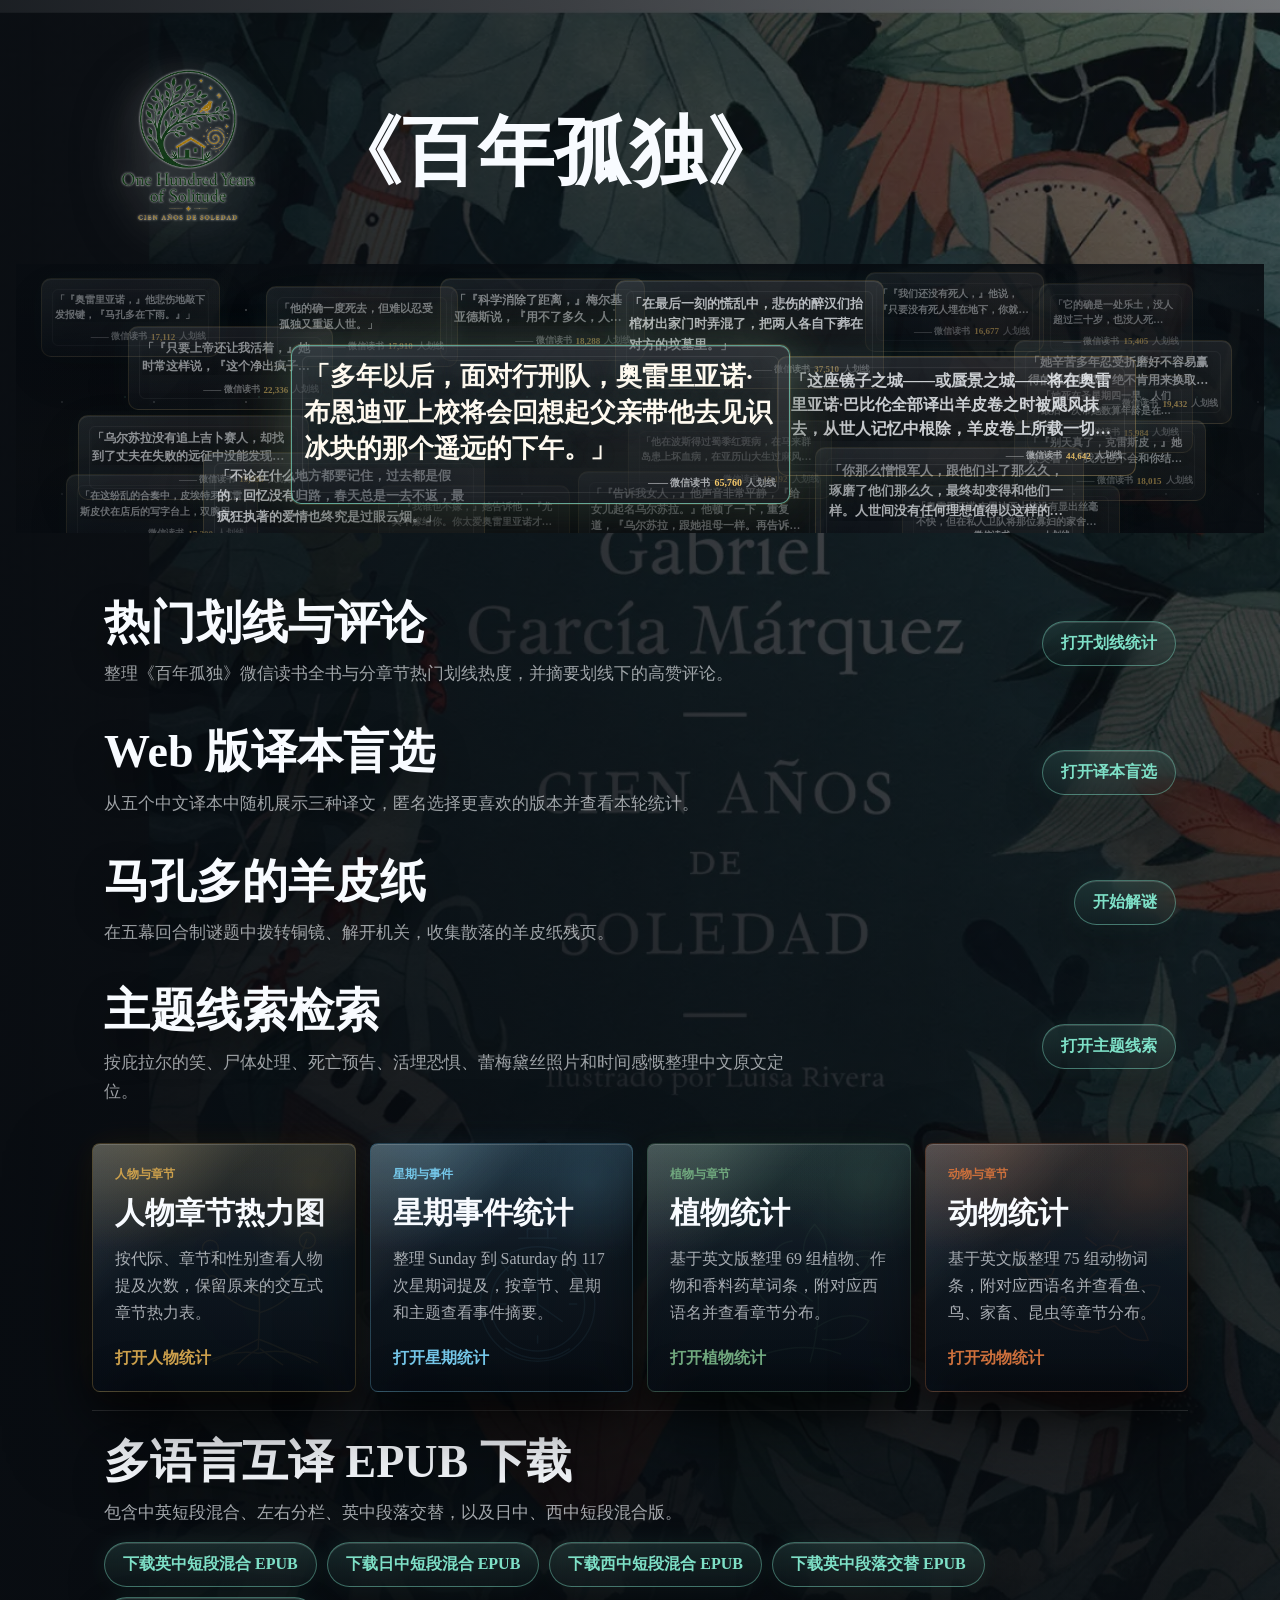
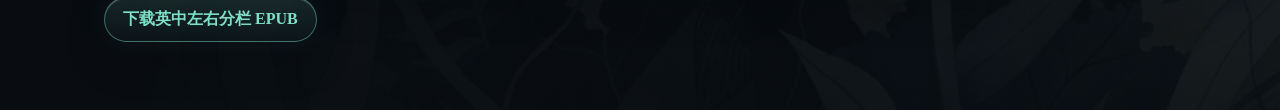
<file: index.html>
<!doctype html>
<html lang="zh-CN">
  <head>
    <meta charset="utf-8" />
    <meta name="viewport" content="width=device-width, initial-scale=1" />
    <title>《百年孤独》</title>
    <link rel="icon" type="image/png" sizes="64x64" href="./assets/favicon.png" />
    <link rel="apple-touch-icon" href="./assets/apple-touch-icon.png" />
    <style>
      :root {
        --ink: #f8fbff;
        --soft: rgba(248, 251, 255, 0.78);
        --muted: rgba(248, 251, 255, 0.66);
        --line: rgba(255, 255, 255, 0.24);
        --card: rgba(12, 20, 28, 0.68);
        --card-hover: rgba(17, 29, 39, 0.82);
        --teal: #7ee0c7;
        --gold: #f5c96b;
        --shadow: 0 24px 70px rgba(0, 0, 0, 0.34);
        --serif: "Source Han Serif SC", "Noto Serif CJK SC", "Songti SC", "STSong", SimSun, serif;
        --sans:
          Inter, ui-sans-serif, system-ui, -apple-system, BlinkMacSystemFont, "Segoe UI",
          "PingFang SC", "Microsoft YaHei", sans-serif;
        font-family: var(--serif);
      }

      * {
        box-sizing: border-box;
      }

      html {
        min-height: 100%;
      }

      html,
      body {
        background:
          linear-gradient(90deg, rgba(8, 12, 17, 0.9) 0%, rgba(8, 12, 17, 0.74) 44%, rgba(8, 12, 17, 0.46) 100%),
          linear-gradient(180deg, rgba(8, 12, 17, 0.2) 0%, rgba(8, 12, 17, 0.88) 100%),
          url("./assets/spanish-cover.webp") center 42% / cover no-repeat;
      }

      body {
        min-width: 320px;
        min-height: 100svh;
        margin: 0;
        overflow-x: hidden;
        color: var(--ink);
      }

      main {
        display: flex;
        flex-direction: column;
        gap: clamp(20px, 2.7vh, 34px);
        width: 100%;
        max-width: 1180px;
        min-height: 100svh;
        margin: 0 auto;
        padding: clamp(22px, 4vw, 48px) clamp(16px, 4vw, 42px);
        overflow: visible;
      }

      .hero {
        display: flex;
        flex-direction: column;
        justify-content: center;
        width: 100%;
        min-width: 0;
        max-width: 1080px;
        min-height: min(210px, 24svh);
      }

      .hero-heading {
        display: flex;
        align-items: center;
        gap: clamp(22px, 3.4vw, 42px);
        width: 100%;
        min-width: 0;
      }

      .hero-copy {
        min-width: 0;
      }

      .brand-logo {
        flex: 0 0 auto;
        width: clamp(150px, 15vw, 220px);
        height: auto;
        margin: 0;
        filter: drop-shadow(0 18px 40px rgba(0, 0, 0, 0.42))
          drop-shadow(0 0 1px rgba(255, 255, 255, 0.82))
          drop-shadow(0 0 16px rgba(255, 255, 255, 0.26));
      }

      .eyebrow {
        margin: 0 0 14px;
        color: var(--teal);
        font-size: 12px;
        font-weight: 820;
        letter-spacing: 0;
        text-transform: uppercase;
      }

      h1 {
        max-width: 780px;
        margin: 0;
        font-size: clamp(38px, 7vw, 76px);
        line-height: 1.02;
        letter-spacing: 0;
        overflow-wrap: anywhere;
        text-wrap: balance;
      }

      h1 span {
        display: block;
      }

      .lede {
        max-width: 690px;
        margin: 0;
        color: var(--soft);
        font-size: clamp(16px, 2vw, 20px);
        line-height: 1.75;
        overflow-wrap: anywhere;
        word-break: break-word;
      }

      .link-grid {
        display: grid;
        width: 100%;
        min-width: 0;
        grid-template-columns: repeat(4, minmax(0, 1fr));
        gap: 18px 14px;
        perspective: 1200px;
      }

      .quote-field {
        position: relative;
        isolation: isolate;
        width: min(1280px, calc(100vw - 32px));
        max-width: calc(100vw - 32px);
        min-height: clamp(260px, 21vw, 320px);
        margin-left: 50%;
        margin-top: clamp(-18px, -1.5vw, -8px);
        margin-bottom: clamp(28px, 3vw, 46px);
        padding: 0;
        transform: translateX(-50%);
      }

      .quote-orbit {
        position: absolute;
        inset: 0;
        z-index: 1;
        overflow: hidden;
        background:
          linear-gradient(90deg, rgba(5, 8, 13, 0.08), rgba(5, 8, 13, 0.52) 18%, rgba(5, 8, 13, 0.58) 82%, rgba(5, 8, 13, 0.08)),
          linear-gradient(180deg, rgba(5, 8, 13, 0), rgba(5, 8, 13, 0.58) 18%, rgba(5, 8, 13, 0.5) 82%, rgba(5, 8, 13, 0));
        isolation: isolate;
      }

      .quote-orbit::before {
        position: absolute;
        inset: 0;
        z-index: -1;
        background-image:
          radial-gradient(circle, rgba(255, 255, 255, 0.64) 0 1px, transparent 1.3px),
          radial-gradient(circle, rgba(126, 224, 199, 0.42) 0 1px, transparent 1.25px),
          linear-gradient(180deg, rgba(126, 224, 199, 0.08), transparent 28%, rgba(245, 201, 107, 0.08) 78%, transparent);
        background-position:
          0 0,
          42px 66px,
          center;
        background-size:
          92px 92px,
          134px 134px,
          auto;
        content: "";
        opacity: 0.32;
      }

      .quote-orbit::after {
        position: absolute;
        inset: 0;
        z-index: -1;
        background:
          linear-gradient(90deg, rgba(8, 12, 17, 0.72), transparent 18%, transparent 82%, rgba(8, 12, 17, 0.72)),
          linear-gradient(180deg, rgba(8, 12, 17, 0.78), transparent 16%, transparent 78%, rgba(8, 12, 17, 0.78));
        content: "";
        pointer-events: none;
      }

      .quote-card {
        position: absolute;
        z-index: var(--z, 1);
        display: grid;
        grid-template-rows: minmax(0, 1fr) auto;
        min-width: 0;
        width: min(var(--card-width, 280px), calc(100% - 42px));
        min-height: 0;
        border: 1px solid rgba(245, 201, 107, var(--border-alpha, 0.18));
        border-radius: 10px;
        background:
          linear-gradient(180deg, rgba(255, 255, 255, 0.12), rgba(255, 255, 255, 0.025)),
          rgba(11, 16, 24, var(--card-bg, 0.34));
        box-shadow:
          0 18px 44px rgba(0, 0, 0, 0.26),
          0 0 28px rgba(126, 224, 199, var(--glow-alpha, 0.06)),
          inset 0 1px 0 rgba(255, 255, 255, 0.12);
        padding: clamp(10px, 1vw, 14px);
        color: var(--ink);
        animation:
          quote-drift-a 18s ease-in-out infinite,
          quote-breathe 4.8s ease-in-out infinite;
        left: var(--x);
        opacity: var(--card-opacity, 0.72);
        top: var(--y);
        transform: translate3d(var(--parallax-x, 0), var(--parallax-y, 0), 0)
          scale(var(--card-scale, 1));
        transition:
          transform 180ms ease,
          opacity 180ms ease,
          filter 180ms ease,
          border-color 180ms ease,
          background 180ms ease,
          box-shadow 180ms ease;
      }

      .quote-card::before {
        position: absolute;
        inset: 10px;
        border: 1px solid rgba(255, 255, 255, 0.08);
        border-radius: 6px;
        content: "";
        pointer-events: none;
      }

      .quote-card::after {
        position: absolute;
        inset: -1px;
        z-index: -1;
        border-radius: 10px;
        background: linear-gradient(135deg, rgba(126, 224, 199, 0.16), transparent 32%, rgba(245, 201, 107, 0.12));
        content: "";
        opacity: 0.28;
        pointer-events: none;
      }

      .quote-orbit:has(.quote-card:hover) .quote-card:not(:hover) {
        --card-opacity: 0.34;
        --card-peak-opacity: 0.42;
        filter: saturate(0.72) brightness(0.68);
      }

      .quote-orbit.is-hovering .quote-card:not(.is-active) {
        --card-opacity: 0.34;
        --card-peak-opacity: 0.42;
        filter: saturate(0.72) brightness(0.68);
      }

      .quote-card:hover,
      .quote-card:focus,
      .quote-card:focus-within,
      .quote-card.is-active {
        z-index: 20;
        --card-scale: 1.05;
        --card-opacity: 1;
        --card-peak-opacity: 1;
        border-color: rgba(126, 224, 199, 0.62);
        outline: none;
        background:
          linear-gradient(180deg, rgba(126, 224, 199, 0.14), rgba(255, 255, 255, 0.04)),
          rgba(8, 15, 22, 0.82);
        box-shadow:
          0 32px 92px rgba(0, 0, 0, 0.52),
          0 0 0 3px rgba(126, 224, 199, 0.12),
          inset 0 1px 0 rgba(255, 255, 255, 0.18);
        animation-play-state: paused;
      }

      .quote-card blockquote {
        display: -webkit-box;
        overflow: hidden;
        -webkit-box-orient: vertical;
        -webkit-line-clamp: var(--lines, 2);
        margin: 0;
        color: rgba(248, 251, 255, 0.94);
        font-family: "Source Han Serif SC", "Noto Serif CJK SC", "Songti SC", "STSong", SimSun, serif;
        font-size: var(--quote-size, clamp(12px, 1vw, 16px));
        font-weight: 680;
        line-height: 1.5;
        letter-spacing: 0;
        text-shadow: 0 2px 18px rgba(0, 0, 0, 0.38);
      }

      .quote-card footer {
        display: flex;
        flex-wrap: wrap;
        gap: 8px 4px;
        align-items: center;
        justify-content: flex-end;
        margin-top: 8px;
        color: rgba(248, 251, 255, 0.62);
        font-size: 9px;
        font-weight: 760;
      }

      .quote-card footer .highlight-count {
        color: var(--gold);
      }

      .quote-card footer .highlight-unit {
        color: rgba(248, 251, 255, 0.5);
      }

      .quote-card.rank-1 {
        --x: 22%;
        --y: 30%;
        --z: 8;
        --card-width: clamp(410px, 39vw, 560px);
        --quote-size: clamp(22px, 2vw, 30px);
        --lines: 3;
        --card-opacity: 1;
        --card-peak-opacity: 1;
        --card-bg: 0.5;
        --border-alpha: 0.58;
        --glow-alpha: 0.28;
        --depth: 0.8;
        border-color: rgba(126, 224, 199, 0.68);
        box-shadow:
          0 30px 86px rgba(0, 0, 0, 0.5),
          0 0 0 1px rgba(245, 201, 107, 0.18),
          0 0 46px rgba(126, 224, 199, 0.2),
          0 0 76px rgba(245, 201, 107, 0.12),
          inset 0 1px 0 rgba(255, 255, 255, 0.18);
      }

      .quote-card.rank-1 blockquote {
        color: #fffaf0;
        font-weight: 820;
        line-height: 1.42;
        text-shadow:
          0 2px 24px rgba(0, 0, 0, 0.52),
          0 0 22px rgba(126, 224, 199, 0.18);
      }

      .quote-card.rank-1 footer {
        font-size: 10px;
      }

      .quote-card.rank-2 {
        --x: 61%;
        --y: 34%;
        --z: 5;
        --card-width: clamp(300px, 28vw, 410px);
        --quote-size: clamp(15px, 1.25vw, 19px);
        --lines: 3;
        --card-opacity: 0.86;
        --card-peak-opacity: 0.96;
        --card-bg: 0.4;
        --border-alpha: 0.3;
        --glow-alpha: 0.12;
        --depth: 0.56;
        animation-name: quote-drift-b, quote-breathe;
        animation-duration: 22s, 5.4s;
      }

      .quote-card.rank-3 {
        --x: 48%;
        --y: 6%;
        --z: 4;
        --card-width: clamp(230px, 21vw, 300px);
        --quote-size: clamp(13px, 1.05vw, 16px);
        --lines: 3;
        --card-opacity: 0.78;
        --card-peak-opacity: 0.92;
        --depth: 0.42;
        animation-name: quote-drift-c, quote-breathe;
        animation-duration: 20s, 4.6s;
      }

      .quote-card.rank-4 {
        --x: 64%;
        --y: 68%;
        --z: 4;
        --card-width: clamp(230px, 21vw, 315px);
        --quote-size: clamp(13px, 1.05vw, 16px);
        --lines: 3;
        --card-opacity: 0.76;
        --card-peak-opacity: 0.9;
        --depth: 0.4;
        animation-name: quote-drift-d, quote-breathe;
        animation-duration: 24s, 5.2s;
      }

      .quote-card.rank-5 {
        --x: 15%;
        --y: 70%;
        --z: 4;
        --card-width: clamp(230px, 22vw, 320px);
        --quote-size: clamp(13px, 1.05vw, 16px);
        --lines: 3;
        --card-opacity: 0.76;
        --card-peak-opacity: 0.9;
        --depth: 0.38;
        animation-name: quote-drift-c, quote-breathe;
        animation-duration: 19s, 5.8s;
      }

      .quote-card.rank-6 {
        --x: 9%;
        --y: 23%;
        --card-width: clamp(180px, 16vw, 235px);
        --quote-size: clamp(11px, 0.92vw, 14px);
        --card-opacity: 0.62;
        --card-peak-opacity: 0.78;
        --depth: 0.26;
        animation-name: quote-drift-b, quote-breathe;
        animation-duration: 21s, 4.4s;
      }

      .quote-card.rank-7 {
        --x: 5%;
        --y: 56%;
        --card-width: clamp(190px, 18vw, 260px);
        --quote-size: clamp(11px, 0.94vw, 14px);
        --card-opacity: 0.6;
        --card-peak-opacity: 0.76;
        --depth: 0.24;
        animation-name: quote-drift-a, quote-breathe;
        animation-duration: 23s, 4.8s;
      }

      .quote-card.rank-8 {
        --x: 80%;
        --y: 28%;
        --card-width: clamp(185px, 17vw, 250px);
        --quote-size: clamp(11px, 0.94vw, 14px);
        --card-opacity: 0.6;
        --card-peak-opacity: 0.76;
        --depth: 0.22;
        animation-name: quote-drift-d, quote-breathe;
        animation-duration: 18s, 5.6s;
      }

      .quote-card.rank-9 {
        --x: 34%;
        --y: 5%;
        --card-width: clamp(180px, 16vw, 230px);
        --quote-size: clamp(11px, 0.9vw, 13px);
        --card-opacity: 0.54;
        --card-peak-opacity: 0.7;
        --depth: 0.18;
        animation-name: quote-drift-b, quote-breathe;
      }

      .quote-card.rank-10 {
        --x: 80%;
        --y: 58%;
        --card-width: clamp(165px, 15vw, 220px);
        --quote-size: clamp(10px, 0.84vw, 13px);
        --card-opacity: 0.52;
        --card-peak-opacity: 0.68;
        --depth: 0.16;
        animation-name: quote-drift-c, quote-breathe;
      }

      .quote-card.rank-11 {
        --x: 20%;
        --y: 8%;
        --card-width: clamp(165px, 15vw, 220px);
        --quote-size: clamp(10px, 0.84vw, 13px);
        --card-opacity: 0.5;
        --card-peak-opacity: 0.66;
        --depth: 0.14;
        animation-name: quote-drift-d, quote-breathe;
      }

      .quote-card.rank-12 {
        --x: 45%;
        --y: 77%;
        --card-width: clamp(210px, 19vw, 285px);
        --quote-size: clamp(10px, 0.84vw, 13px);
        --lines: 3;
        --card-opacity: 0.5;
        --card-peak-opacity: 0.66;
        --depth: 0.14;
        animation-name: quote-drift-a, quote-breathe;
      }

      .quote-card.rank-13 {
        --x: 4%;
        --y: 78%;
        --card-width: clamp(170px, 15vw, 220px);
        --quote-size: clamp(10px, 0.82vw, 12px);
        --card-opacity: 0.44;
        --card-peak-opacity: 0.58;
        --depth: 0.1;
        animation-name: quote-drift-d, quote-breathe;
      }

      .quote-card.rank-14 {
        --x: 71%;
        --y: 82%;
        --card-width: clamp(185px, 17vw, 245px);
        --quote-size: clamp(10px, 0.82vw, 12px);
        --card-opacity: 0.44;
        --card-peak-opacity: 0.58;
        --depth: 0.1;
        animation-name: quote-drift-b, quote-breathe;
      }

      .quote-card.rank-15 {
        --x: 2%;
        --y: 5%;
        --card-width: clamp(160px, 14vw, 205px);
        --quote-size: clamp(10px, 0.8vw, 12px);
        --card-opacity: 0.42;
        --card-peak-opacity: 0.56;
        --depth: 0.08;
        animation-name: quote-drift-c, quote-breathe;
      }

      .quote-card.rank-16 {
        --x: 68%;
        --y: 3%;
        --card-width: clamp(160px, 14vw, 205px);
        --quote-size: clamp(10px, 0.8vw, 12px);
        --card-opacity: 0.42;
        --card-peak-opacity: 0.56;
        --depth: 0.08;
        animation-name: quote-drift-b, quote-breathe;
      }

      .quote-card.rank-17 {
        --x: 81%;
        --y: 41%;
        --card-width: clamp(155px, 13vw, 195px);
        --quote-size: clamp(10px, 0.78vw, 12px);
        --card-opacity: 0.4;
        --card-peak-opacity: 0.54;
        --depth: 0.06;
        animation-name: quote-drift-a, quote-breathe;
      }

      .quote-card.rank-18 {
        --x: 82%;
        --y: 7%;
        --card-width: clamp(145px, 12vw, 185px);
        --quote-size: clamp(10px, 0.78vw, 12px);
        --card-opacity: 0.38;
        --card-peak-opacity: 0.52;
        --depth: 0.06;
        animation-name: quote-drift-d, quote-breathe;
      }

      .quote-card.rank-19 {
        --x: 49%;
        --y: 58%;
        --card-width: clamp(180px, 16vw, 230px);
        --quote-size: clamp(10px, 0.8vw, 12px);
        --card-opacity: 0.4;
        --card-peak-opacity: 0.54;
        --depth: 0.06;
        animation-name: quote-drift-c, quote-breathe;
      }

      .quote-card.rank-20 {
        --x: 29%;
        --y: 82%;
        --card-width: clamp(165px, 15vw, 210px);
        --quote-size: clamp(10px, 0.8vw, 12px);
        --card-opacity: 0.38;
        --card-peak-opacity: 0.52;
        --depth: 0.06;
        animation-name: quote-drift-b, quote-breathe;
      }

      .quote-card:nth-child(2) {
        animation-delay: -2.4s, -1s;
      }

      .quote-card:nth-child(3) {
        animation-delay: -4.8s, -1.8s;
      }

      .quote-card:nth-child(4) {
        animation-delay: -1.6s, -0.6s;
      }

      .quote-card:nth-child(5) {
        animation-delay: -6.2s, -2.8s;
      }

      .quote-card:nth-child(6) {
        animation-delay: -3.1s, -1.4s;
      }

      .quote-card:nth-child(7) {
        animation-delay: -7.2s, -2.2s;
      }

      .quote-card:nth-child(8) {
        animation-delay: -5.4s, -0.9s;
      }

      .quote-card:nth-child(9) {
        animation-delay: -8.1s, -1.2s;
      }

      .quote-card:nth-child(10) {
        animation-delay: -2.9s, -2.7s;
      }

      .quote-card:nth-child(11) {
        animation-delay: -6.7s, -1.9s;
      }

      .quote-card:nth-child(12) {
        animation-delay: -9.4s, -3.1s;
      }

      .quote-card:nth-child(13) {
        animation-delay: -1.9s, -1.6s;
      }

      .quote-card:nth-child(14) {
        animation-delay: -7.8s, -2.4s;
      }

      .quote-card:nth-child(15) {
        animation-delay: -4.3s, -0.8s;
      }

      .quote-card:nth-child(16) {
        animation-delay: -10.2s, -2.9s;
      }

      .quote-card:nth-child(17) {
        animation-delay: -5.9s, -1.1s;
      }

      .quote-card:nth-child(18) {
        animation-delay: -3.8s, -2.5s;
      }

      .quote-card:nth-child(19) {
        animation-delay: -8.8s, -1.7s;
      }

      .quote-card:nth-child(20) {
        animation-delay: -6.1s, -3.3s;
      }

      @keyframes quote-drift-a {
        0%,
        100% {
          translate: 0 0;
          rotate: -0.6deg;
        }

        50% {
          translate: 10px -12px;
          rotate: 0.8deg;
        }
      }

      @keyframes quote-drift-b {
        0%,
        100% {
          translate: 0 0;
          rotate: 0.7deg;
        }

        45% {
          translate: -12px 10px;
          rotate: -0.8deg;
        }
      }

      @keyframes quote-drift-c {
        0%,
        100% {
          translate: 0 0;
          rotate: -0.3deg;
        }

        55% {
          translate: 12px 10px;
          rotate: 1deg;
        }
      }

      @keyframes quote-drift-d {
        0%,
        100% {
          translate: 0 0;
          rotate: 0.4deg;
        }

        50% {
          translate: -10px -12px;
          rotate: -1deg;
        }
      }

      @keyframes quote-breathe {
        0%,
        100% {
          opacity: var(--card-opacity, 0.72);
        }

        50% {
          opacity: var(--card-peak-opacity, 0.9);
        }
      }

      a.card {
        position: relative;
        isolation: isolate;
        display: grid;
        --theme-rgb: 126, 224, 199;
        --theme-color: rgb(var(--theme-rgb));
        --watermark-opacity: 0.06;
        min-width: 0;
        min-height: 204px;
        border: 1px solid rgba(var(--theme-rgb), 0.28);
        border-radius: 8px;
        background:
          linear-gradient(180deg, rgba(var(--theme-rgb), 0.1), rgba(6, 13, 20, 0.04) 42%),
          linear-gradient(180deg, rgba(24, 36, 46, 0.84), rgba(6, 13, 20, 0.76)),
          var(--card);
        box-shadow:
          0 34px 82px rgba(0, 0, 0, 0.5),
          0 14px 30px rgba(0, 0, 0, 0.34),
          0 0 34px rgba(var(--theme-rgb), 0.1),
          inset 0 1px 0 rgba(255, 255, 255, 0.16);
        padding: 22px;
        color: inherit;
        text-decoration: none;
        backdrop-filter: blur(14px);
        transform: translateY(0);
        transition:
          transform 180ms ease,
          border-color 180ms ease,
          background 180ms ease,
          box-shadow 180ms ease;
      }

      a.card > :not(.card-watermark) {
        position: relative;
        z-index: 1;
      }

      .highlight-strip {
        grid-column: 1 / -1;
        display: flex;
        gap: clamp(18px, 4vw, 48px);
        align-items: center;
        justify-content: space-between;
        min-width: 0;
        padding: 2px clamp(4px, 1.2vw, 12px) clamp(10px, 1.8vw, 18px);
      }

      .highlight-strip-copy {
        min-width: 0;
      }

      .highlight-strip .card-kicker {
        display: block;
        margin-bottom: 9px;
      }

      .highlight-strip-title {
        display: block;
        color: var(--ink);
        font-family: var(--serif);
        font-size: clamp(30px, 4vw, 46px);
        font-weight: 820;
        line-height: 1.08;
        text-decoration: none;
        text-shadow: 0 18px 36px rgba(0, 0, 0, 0.45);
      }

      .highlight-strip p {
        max-width: 690px;
        margin: 12px 0 0;
        color: rgba(248, 251, 255, 0.62);
        font-family: var(--serif);
        font-size: clamp(14px, 1.6vw, 17px);
        line-height: 1.75;
      }

      .highlight-button {
        flex: 0 0 auto;
        border: 1px solid rgba(126, 224, 199, 0.42);
        border-radius: 999px;
        background:
          linear-gradient(180deg, rgba(126, 224, 199, 0.13), rgba(126, 224, 199, 0.04)),
          rgba(8, 14, 20, 0.18);
        box-shadow:
          0 18px 42px rgba(0, 0, 0, 0.24),
          0 0 24px rgba(126, 224, 199, 0.08),
          inset 0 1px 0 rgba(255, 255, 255, 0.13);
        padding: 11px 18px;
        color: var(--teal);
        font-family: var(--serif);
        font-weight: 820;
        text-decoration: none;
        white-space: nowrap;
        backdrop-filter: blur(12px);
        transition:
          transform 180ms ease,
          border-color 180ms ease,
          background 180ms ease,
          box-shadow 180ms ease;
      }

      .highlight-button:hover,
      .highlight-button:focus-visible {
        border-color: rgba(126, 224, 199, 0.78);
        outline: none;
        background:
          linear-gradient(180deg, rgba(126, 224, 199, 0.2), rgba(126, 224, 199, 0.08)),
          rgba(8, 14, 20, 0.28);
        box-shadow:
          0 24px 58px rgba(0, 0, 0, 0.34),
          0 0 0 3px rgba(126, 224, 199, 0.12),
          0 0 38px rgba(126, 224, 199, 0.18),
          inset 0 1px 0 rgba(255, 255, 255, 0.18);
        transform: translateY(-3px);
      }

      .resource-strip {
        grid-column: 1 / -1;
        display: grid;
        grid-template-columns: minmax(0, 1fr);
        gap: 14px;
        align-items: start;
        min-width: 0;
        border-top: 1px solid rgba(255, 255, 255, 0.16);
        padding: clamp(18px, 2vw, 26px) clamp(4px, 1.2vw, 12px) clamp(12px, 2vw, 20px);
      }

      .resource-strip .highlight-strip-copy {
        width: min(880px, 100%);
      }

      .resource-strip .card-kicker {
        display: block;
        margin-bottom: 8px;
      }

      .resource-strip p {
        max-width: 860px;
        margin: 12px 0 0;
        color: rgba(248, 251, 255, 0.66);
        font-family: var(--serif);
        font-size: clamp(14px, 1.55vw, 17px);
        line-height: 1.72;
        overflow-wrap: normal;
        word-break: normal;
      }

      .resource-actions {
        display: flex;
        flex-wrap: wrap;
        gap: 10px;
        justify-content: flex-start;
        width: 100%;
        min-width: 0;
      }

      .resource-actions .highlight-button {
        white-space: nowrap;
      }

      a.card::before {
        position: absolute;
        inset: 0;
        z-index: -1;
        border-radius: inherit;
        background:
          linear-gradient(135deg, rgba(255, 255, 255, 0.18), transparent 34%),
          radial-gradient(circle at 24% 0%, rgba(var(--theme-rgb), 0.18), transparent 38%),
          radial-gradient(circle at 84% 16%, rgba(var(--theme-rgb), 0.13), transparent 28%);
        content: "";
        opacity: 0.9;
        pointer-events: none;
      }

      a.card::after {
        position: absolute;
        right: 18px;
        bottom: -18px;
        left: 18px;
        z-index: -2;
        height: 28px;
        border-radius: 999px;
        background: rgba(0, 0, 0, 0.42);
        filter: blur(18px);
        content: "";
        pointer-events: none;
      }

      a.card:hover,
      a.card:focus-visible {
        --watermark-opacity: 0.13;
        border-color: rgba(var(--theme-rgb), 0.78);
        outline: none;
        background:
          linear-gradient(180deg, rgba(var(--theme-rgb), 0.16), rgba(9, 19, 28, 0.14) 48%),
          linear-gradient(180deg, rgba(29, 48, 58, 0.9), rgba(9, 19, 28, 0.82)),
          var(--card-hover);
        box-shadow:
          0 46px 108px rgba(0, 0, 0, 0.58),
          0 18px 42px rgba(0, 0, 0, 0.42),
          0 0 0 3px rgba(var(--theme-rgb), 0.18),
          0 0 56px rgba(var(--theme-rgb), 0.22),
          inset 0 1px 0 rgba(255, 255, 255, 0.22);
        transform: translateY(-8px);
      }

      .card-watermark {
        position: absolute;
        right: 10px;
        bottom: 8px;
        z-index: 0;
        width: min(72%, 260px);
        height: 78%;
        color: var(--theme-color);
        opacity: var(--watermark-opacity);
        pointer-events: none;
        transform: translate3d(8px, 8px, 0) scale(1);
        transform-origin: right bottom;
        transition:
          opacity 180ms ease,
          transform 180ms ease;
      }

      .card-watermark svg {
        display: block;
        width: 100%;
        height: 100%;
        fill: none;
        stroke: currentColor;
        stroke-linecap: round;
        stroke-linejoin: round;
        stroke-width: 2;
        vector-effect: non-scaling-stroke;
      }

      a.card:hover .card-watermark,
      a.card:focus-visible .card-watermark {
        transform: translate3d(3px, 3px, 0) scale(1.04);
      }

      a.card.card-people {
        --theme-rgb: 204, 160, 76;
      }

      a.card.card-time {
        --theme-rgb: 116, 198, 232;
      }

      a.card.card-plants {
        --theme-rgb: 112, 168, 126;
      }

      a.card.card-animals {
        --theme-rgb: 205, 112, 60;
      }

      .card-kicker {
        color: var(--theme-color);
        font-family: var(--serif);
        font-size: 12px;
        font-weight: 820;
      }

      .card strong {
        display: block;
        margin-top: 12px;
        color: var(--ink);
        font-family: var(--serif);
        font-size: clamp(22px, 3vw, 30px);
        font-weight: 820;
        line-height: 1.18;
      }

      .card p {
        margin: 14px 0 0;
        color: var(--muted);
        font-family: var(--serif);
        line-height: 1.7;
        overflow-wrap: anywhere;
        word-break: break-word;
      }

      .card-action {
        align-self: end;
        margin-top: 22px;
        color: var(--theme-color);
        font-family: var(--serif);
        font-weight: 820;
      }

      @media (max-width: 820px) {
        html,
        body {
          background:
            linear-gradient(180deg, rgba(8, 12, 17, 0.9) 0%, rgba(8, 12, 17, 0.68) 46%, rgba(8, 12, 17, 0.94) 100%),
            url("./assets/spanish-cover.webp") center 18% / cover no-repeat;
        }

        main {
          gap: 18px;
          padding-right: 20px;
          padding-left: 20px;
        }

        .hero {
          min-height: 174px;
        }

        .hero-heading {
          flex-direction: column;
          align-items: flex-start;
          gap: 16px;
        }

        .brand-logo {
          width: 128px;
        }

        .hero,
        .link-grid {
          width: min(350px, 100%);
          max-width: 100%;
        }

        .quote-field {
          width: 100vw;
          max-width: 100%;
          min-height: 250px;
          margin-left: 50%;
          margin-top: -10px;
          margin-bottom: 28px;
          padding: 0;
          transform: translateX(-50%);
        }

        a.card {
          width: 100%;
          max-width: 100%;
          grid-template-columns: 1fr;
        }

        .highlight-strip {
          flex-direction: column;
          align-items: flex-start;
          gap: 16px;
          padding: 0 0 6px;
        }

        .resource-strip {
          grid-template-columns: 1fr;
          align-items: flex-start;
          gap: 16px;
          padding-right: 0;
          padding-left: 0;
        }

        .resource-actions {
          justify-content: flex-start;
          min-width: 0;
        }

        .highlight-strip-title {
          font-size: clamp(28px, 8.5vw, 36px);
        }

        .highlight-strip p {
          margin-top: 10px;
        }

        .highlight-button {
          align-self: flex-start;
        }

        .resource-actions .highlight-button {
          white-space: normal;
        }

        h1 {
          font-size: clamp(34px, 11vw, 46px);
          line-height: 1.08;
        }

        .link-grid {
          grid-template-columns: 1fr;
        }

        .quote-orbit {
          position: absolute;
          inset: 0;
          z-index: auto;
          display: block;
          overflow: hidden;
          box-shadow: none;
        }

        .quote-card {
          position: absolute;
          left: var(--x);
          top: var(--y);
          margin: 0;
          width: min(var(--card-width, 220px), 72vw);
          min-height: 0;
          padding: 10px;
          --quote-size: clamp(11px, 3vw, 15px);
          --lines: 2;
        }

        .quote-card footer,
        .quote-card:nth-child(n + 9) {
          display: none;
        }

        .quote-card.rank-1 {
          --x: 8%;
          --y: 24%;
          --card-width: 280px;
          --quote-size: clamp(18px, 5.3vw, 22px);
          --lines: 3;
          --card-bg: 0.72;
        }

        .quote-card:not(.rank-1) {
          --card-opacity: 0.34;
          --card-peak-opacity: 0.48;
        }

        .quote-card.rank-2 {
          --x: 34%;
          --y: 9%;
          --card-width: 230px;
        }

        .quote-card.rank-3 {
          --x: 3%;
          --y: 6%;
          --card-width: 190px;
        }

        .quote-card.rank-4 {
          --x: 42%;
          --y: 57%;
          --card-width: 200px;
        }

        .quote-card.rank-5 {
          --x: 2%;
          --y: 67%;
          --card-width: 220px;
        }

        .quote-card.rank-6 {
          --x: 50%;
          --y: 36%;
          --card-width: 175px;
        }

        .quote-card.rank-7 {
          --x: 1%;
          --y: 49%;
          --card-width: 175px;
        }

        .quote-card.rank-8 {
          --x: 52%;
          --y: 76%;
          --card-width: 160px;
        }

        a.card {
          min-height: 184px;
        }
      }

      @media (min-width: 821px) and (max-width: 1180px) {
        .link-grid {
          grid-template-columns: repeat(2, minmax(0, 1fr));
        }

        .quote-field {
          width: 100vw;
          min-height: 286px;
          margin-bottom: 34px;
        }
      }

      @media (prefers-reduced-motion: reduce) {
        .quote-card {
          animation: none;
        }
      }
    </style>
  </head>
  <body>
    <main>
      <section class="hero" aria-labelledby="site-title">
        <div class="hero-heading">
          <picture>
            <source srcset="./assets/site-logo.webp" type="image/webp" />
            <img
              class="brand-logo"
              src="./assets/site-logo.png"
              alt="One Hundred Years of Solitude logo"
              width="720"
              height="720"
            />
          </picture>
          <div class="hero-copy">
            <h1 id="site-title">《百年孤独》</h1>
          </div>
        </div>
      </section>

      <section class="quote-field" aria-label="热门划线精选">
        <div class="quote-orbit" aria-label="热门划线精选">
          <article class="quote-card rank-1">
            <blockquote>「多年以后，面对行刑队，奥雷里亚诺·布恩迪亚上校将会回想起父亲带他去见识冰块的那个遥远的下午。」</blockquote>
            <footer>—— 微信读书 <span class="highlight-count">65,760</span><span class="highlight-unit"> 人划线</span></footer>
          </article>
          <article class="quote-card rank-2">
            <blockquote>「这座镜子之城——或蜃景之城——将在奥雷里亚诺·巴比伦全部译出羊皮卷之时被飓风抹去，从世人记忆中根除，羊皮卷上所载一切自永远至永远不会再重复，因为注定经受百年孤独的家族不会有第二次机会在大地上出现。」</blockquote>
            <footer>—— 微信读书 <span class="highlight-count">44,642</span><span class="highlight-unit"> 人划线</span></footer>
          </article>
          <article class="quote-card rank-3">
            <blockquote>「在最后一刻的慌乱中，悲伤的醉汉们抬棺材出家门时弄混了，把两人各自下葬在对方的坟墓里。」</blockquote>
            <footer>—— 微信读书 <span class="highlight-count">37,510</span><span class="highlight-unit"> 人划线</span></footer>
          </article>
          <article class="quote-card rank-4">
            <blockquote>「你那么憎恨军人，跟他们斗了那么久，琢磨了他们那么久，最终却变得和他们一样。人世间没有任何理想值得以这样的沉沦作为代价。」</blockquote>
            <footer>—— 微信读书 <span class="highlight-count">32,912</span><span class="highlight-unit"> 人划线</span></footer>
          </article>
          <article class="quote-card rank-5">
            <blockquote>「不论在什么地方都要记住，过去都是假的，回忆没有归路，春天总是一去不返，最疯狂执著的爱情也终究是过眼云烟。」</blockquote>
            <footer>—— 微信读书 <span class="highlight-count">27,945</span><span class="highlight-unit"> 人划线</span></footer>
          </article>
          <article class="quote-card rank-6">
            <blockquote>「『只要上帝还让我活着，』她时常这样说，『这个净出疯子的家里就缺不了钱。』」</blockquote>
            <footer>—— 微信读书 <span class="highlight-count">22,336</span><span class="highlight-unit"> 人划线</span></footer>
          </article>
          <article class="quote-card rank-7">
            <blockquote>「乌尔苏拉没有追上吉卜赛人，却找到了丈夫在失败的远征中没能发现的通向伟大发明的道路。」</blockquote>
            <footer>—— 微信读书 <span class="highlight-count">19,935</span><span class="highlight-unit"> 人划线</span></footer>
          </article>
          <article class="quote-card rank-8">
            <blockquote>「她辛苦多年忍受折磨好不容易赢得的孤独特权，绝不肯用来换取一个被虚假迷人的怜悯打扰的晚年。」</blockquote>
            <footer>—— 微信读书 <span class="highlight-count">19,432</span><span class="highlight-unit"> 人划线</span></footer>
          </article>
          <article class="quote-card rank-9">
            <blockquote>「『科学消除了距离，』梅尔基亚德斯说，『用不了多久，人们不出家门就能看到世界上任何地方发生的事情。』」</blockquote>
            <footer>—— 微信读书 <span class="highlight-count">18,288</span><span class="highlight-unit"> 人划线</span></footer>
          </article>
          <article class="quote-card rank-10">
            <blockquote>「『别天真了，克雷斯皮，』她微笑着，『我死也不会和你结婚的。』」</blockquote>
            <footer>—— 微信读书 <span class="highlight-count">18,015</span><span class="highlight-unit"> 人划线</span></footer>
          </article>
          <article class="quote-card rank-11">
            <blockquote>「他的确一度死去，但难以忍受孤独又重返人世。」</blockquote>
            <footer>—— 微信读书 <span class="highlight-count">17,910</span><span class="highlight-unit"> 人划线</span></footer>
          </article>
          <article class="quote-card rank-12">
            <blockquote>「『告诉我女人，』他声音非常平静，『给女儿起名乌尔苏拉。』他顿了一下，重复道，『乌尔苏拉，跟她祖母一样。再告诉她如果生了男孩，就叫他何塞·阿尔卡蒂奥，但不是随他伯父的名字，而是随他祖父。』」</blockquote>
            <footer>—— 微信读书 <span class="highlight-count">17,510</span><span class="highlight-unit"> 人划线</span></footer>
          </article>
          <article class="quote-card rank-13">
            <blockquote>「在这纷乱的合奏中，皮埃特罗·克雷斯皮伏在店后的写字台上，双腕用剃刀割破，双手浸没在一盆安息香水里。」</blockquote>
            <footer>—— 微信读书 <span class="highlight-count">17,200</span><span class="highlight-unit"> 人划线</span></footer>
          </article>
          <article class="quote-card rank-14">
            <blockquote>「奥雷里亚诺·布恩迪亚上校没有显出丝毫不快，但在私人卫队将那位寡妇的家舍夷为平地化为灰烬之后，他的心才恢复平静。」</blockquote>
            <footer>—— 微信读书 <span class="highlight-count">17,200</span><span class="highlight-unit"> 人划线</span></footer>
          </article>
          <article class="quote-card rank-15">
            <blockquote>「『奥雷里亚诺，』他悲伤地敲下发报键，『马孔多在下雨。』」</blockquote>
            <footer>—— 微信读书 <span class="highlight-count">17,112</span><span class="highlight-unit"> 人划线</span></footer>
          </article>
          <article class="quote-card rank-16">
            <blockquote>「『我们还没有死人，』他说，『只要没有死人埋在地下，你就不属于这个地方。』」</blockquote>
            <footer>—— 微信读书 <span class="highlight-count">16,677</span><span class="highlight-unit"> 人划线</span></footer>
          </article>
          <article class="quote-card rank-17">
            <blockquote>「她死在圣星期四一早。人们最后一次帮她数算年龄是在香蕉公司时期，当时得出的结果在一百一十五到一百二十二岁之间。」</blockquote>
            <footer>—— 微信读书 <span class="highlight-count">15,984</span><span class="highlight-unit"> 人划线</span></footer>
          </article>
          <article class="quote-card rank-18">
            <blockquote>「它的确是一处乐土，没人超过三十岁，也没人死去。」</blockquote>
            <footer>—— 微信读书 <span class="highlight-count">15,405</span><span class="highlight-unit"> 人划线</span></footer>
          </article>
          <article class="quote-card rank-19">
            <blockquote>「他在波斯得过蜀黍红斑病，在马来群岛患上坏血病，在亚历山大生过麻风病，在日本染上脚气病，在马达加斯加患过腺鼠疫，在西西里碰上地震，在麦哲伦海峡遭遇重大海难，却都大难不死。」</blockquote>
            <footer>—— 微信读书 <span class="highlight-count">15,192</span><span class="highlight-unit"> 人划线</span></footer>
          </article>
          <article class="quote-card rank-20">
            <blockquote>「『我谁也不嫁，』她告诉他，『尤其不嫁给你。你太爱奥雷里亚诺才想跟我结婚，因为你没法跟他结婚。』」</blockquote>
            <footer>—— 微信读书 <span class="highlight-count">15,171</span><span class="highlight-unit"> 人划线</span></footer>
          </article>
        </div>
      </section>

      <section class="link-grid" aria-label="站内页面入口">
        <div class="highlight-strip">
          <div class="highlight-strip-copy">
            <a class="highlight-strip-title" href="./highlights/">热门划线与评论</a>
            <p>整理《百年孤独》微信读书全书与分章节热门划线热度，并摘要划线下的高赞评论。</p>
          </div>
          <a class="highlight-button" href="./highlights/">打开划线统计</a>
        </div>

        <div class="highlight-strip">
          <div class="highlight-strip-copy">
            <a class="highlight-strip-title" href="./百年孤独译本盲选.html">Web 版译本盲选</a>
            <p>从五个中文译本中随机展示三种译文，匿名选择更喜欢的版本并查看本轮统计。</p>
          </div>
          <a class="highlight-button" href="./百年孤独译本盲选.html">打开译本盲选</a>
        </div>

        <div class="highlight-strip">
          <div class="highlight-strip-copy">
            <a class="highlight-strip-title" href="./macondo-puzzle/">马孔多的羊皮纸</a>
            <p>在五幕回合制谜题中拨转铜镜、解开机关，收集散落的羊皮纸残页。</p>
          </div>
          <a class="highlight-button" href="./macondo-puzzle/">开始解谜</a>
        </div>

        <div class="highlight-strip">
          <div class="highlight-strip-copy">
            <a class="highlight-strip-title" href="./motifs/">主题线索检索</a>
            <p>按庇拉尔的笑、尸体处理、死亡预告、活埋恐惧、蕾梅黛丝照片和时间感慨整理中文原文定位。</p>
          </div>
          <a class="highlight-button" href="./motifs/">打开主题线索</a>
        </div>

        <a class="card card-people" href="./people/">
          <span class="card-watermark" aria-hidden="true">
            <svg viewBox="0 0 260 220" role="img">
              <path d="M130 184c2-33 3-57 1-82" />
              <path d="M130 111c-31-12-52-33-64-64" />
              <path d="M132 107c34-16 55-40 65-74" />
              <path d="M130 132c-24-4-45-17-63-40" />
              <path d="M132 134c24-7 43-21 59-44" />
              <path d="M130 171c-18 9-38 19-62 30" />
              <path d="M132 171c22 8 45 19 70 32" />
              <path d="M130 184c-9 5-18 11-28 22" />
              <path d="M133 184c9 7 19 14 31 22" />
              <circle cx="64" cy="45" r="11" />
              <circle cx="198" cy="34" r="11" />
              <circle cx="66" cy="92" r="9" />
              <circle cx="191" cy="90" r="9" />
              <circle cx="130" cy="102" r="8" />
              <path d="M50 205c29-14 55-19 80-15 28-6 55-2 82 13" />
            </svg>
          </span>
          <span class="card-kicker">人物与章节</span>
          <strong>人物章节热力图</strong>
          <p>按代际、章节和性别查看人物提及次数，保留原来的交互式章节热力表。</p>
          <span class="card-action">打开人物统计</span>
        </a>

        <a class="card card-time" href="./weekday-events/">
          <span class="card-watermark" aria-hidden="true">
            <svg viewBox="0 0 260 220" role="img">
              <path d="M132 43c44 0 79 35 79 79s-35 79-79 79-79-35-79-79 35-79 79-79Z" />
              <path d="M132 57c36 0 65 29 65 65s-29 65-65 65-65-29-65-65 29-65 65-65Z" />
              <path d="M132 122V78" />
              <path d="M132 122l34 24" />
              <path d="M106 31h52" />
              <path d="M118 31v-13h28v13" />
              <path d="M91 76l-13-16" />
              <path d="M173 76l13-16" />
              <path d="M132 68v10M132 166v10M78 122h10M176 122h10" />
              <path d="M88 183c30 19 59 20 88 1" />
            </svg>
          </span>
          <span class="card-kicker">星期与事件</span>
          <strong>星期事件统计</strong>
          <p>整理 Sunday 到 Saturday 的 117 次星期词提及，按章节、星期和主题查看事件摘要。</p>
          <span class="card-action">打开星期统计</span>
        </a>

        <a class="card card-plants" href="./plants/">
          <span class="card-watermark" aria-hidden="true">
            <svg viewBox="0 0 260 220" role="img">
              <path d="M126 202c11-39 14-78 9-118" />
              <path d="M136 90c23-31 48-45 74-41-3 25-20 43-50 54" />
              <path d="M129 118c-31-24-57-31-79-21 9 24 29 37 61 39" />
              <path d="M132 156c28-19 53-23 75-11-11 20-32 29-64 26" />
              <path d="M123 78c-11-25-8-47 9-66 18 19 22 41 10 67" />
              <path d="M66 190c38-11 72-10 102 1" />
              <path d="M105 52c-10 6-20 7-31 4 4-12 13-19 27-21" />
              <path d="M170 66c14-9 28-12 43-8-5 14-16 22-34 24" />
              <path d="M87 100c10 12 20 21 32 27" />
              <path d="M165 61c-12 13-22 27-29 43" />
            </svg>
          </span>
          <span class="card-kicker">植物与章节</span>
          <strong>植物统计</strong>
          <p>基于英文版整理 69 组植物、作物和香料药草词条，附对应西语名并查看章节分布。</p>
          <span class="card-action">打开植物统计</span>
        </a>

        <a class="card card-animals" href="./animals/">
          <span class="card-watermark" aria-hidden="true">
            <svg viewBox="0 0 260 220" role="img">
              <path d="M61 118c29-31 67-34 114-8 20-13 37-17 50-12-4 18-16 31-36 38 9 11 16 23 20 36-19 2-34-5-46-20-43 16-78 8-105-24" />
              <circle cx="91" cy="116" r="4" />
              <path d="M107 151c10 7 21 11 34 11" />
              <path d="M43 61c9-8 19-9 30-4 7 7 8 15 3 24-9 8-19 9-30 4-7-7-8-15-3-24Z" />
              <path d="M64 48l9-13M72 60l17-5M69 83l17 8M42 54l-16-8M35 71H18M43 88l-15 12" />
              <path d="M139 47c8-7 18-8 29-3 8 7 9 16 3 25-8 7-18 8-29 3-8-7-9-16-3-25Z" />
              <path d="M160 35l8-14M168 48l18-6M166 70l17 9M137 41l-14-11M130 59l-18-1M139 76l-14 13" />
            </svg>
          </span>
          <span class="card-kicker">动物与章节</span>
          <strong>动物统计</strong>
          <p>基于英文版整理 75 组动物词条，附对应西语名并查看鱼、鸟、家畜、昆虫等章节分布。</p>
          <span class="card-action">打开动物统计</span>
        </a>

        <div class="resource-strip" aria-label="多语言互译 EPUB 下载">
          <div class="highlight-strip-copy">
            <a class="highlight-strip-title" href="./downloads/one-hundred-years-of-solitude-bilingual-mixed-split.epub">多语言互译 EPUB 下载</a>
            <p>包含中英短段混合、左右分栏、英中段落交替，以及日中、西中短段混合版。</p>
          </div>
          <div class="resource-actions">
            <a class="highlight-button" href="./downloads/one-hundred-years-of-solitude-bilingual-mixed-split.epub">下载英中短段混合 EPUB</a>
            <a class="highlight-button" href="./downloads/one-hundred-years-of-solitude-zh-ja-mixed-split.epub">下载日中短段混合 EPUB</a>
            <a class="highlight-button" href="./downloads/one-hundred-years-of-solitude-es-zh-mixed-split.epub">下载西中短段混合 EPUB</a>
            <a class="highlight-button" href="./downloads/one-hundred-years-of-solitude-bilingual-alternating.epub">下载英中段落交替 EPUB</a>
            <a class="highlight-button" href="./downloads/one-hundred-years-of-solitude-bilingual-columns.epub">下载英中左右分栏 EPUB</a>
          </div>
        </div>
      </section>
    </main>
    <script>
      (() => {
        const orbit = document.querySelector(".quote-orbit");
        if (!orbit) return;

        const cards = Array.from(orbit.querySelectorAll(".quote-card"));
        const reduceMotion = window.matchMedia("(prefers-reduced-motion: reduce)");
        let frame = 0;
        let hoverTimer = 0;
        let pointer = { x: 0, y: 0 };

        const setActiveCard = (activeCard) => {
          window.clearTimeout(hoverTimer);
          orbit.classList.add("is-hovering");
          cards.forEach((card) => {
            card.classList.toggle("is-active", card === activeCard);
          });
        };

        const clearActiveCardSoon = () => {
          window.clearTimeout(hoverTimer);
          hoverTimer = window.setTimeout(() => {
            cards.forEach((card) => card.classList.remove("is-active"));
            orbit.classList.remove("is-hovering");
          }, 220);
        };

        cards.forEach((card, index) => {
          card.tabIndex = 0;
          const depth = Number.parseFloat(getComputedStyle(card).getPropertyValue("--depth"));
          card.dataset.depth = Number.isFinite(depth) ? String(depth) : String(Math.max(0.06, 0.68 - index * 0.035));

          card.addEventListener("pointerenter", () => {
            setActiveCard(card);
          });

          card.addEventListener("pointerleave", () => {
            clearActiveCardSoon();
          });

          card.addEventListener("focus", () => {
            setActiveCard(card);
          });

          card.addEventListener("blur", () => {
            clearActiveCardSoon();
          });
        });

        const applyParallax = () => {
          frame = 0;
          cards.forEach((card) => {
            const depth = Number.parseFloat(card.dataset.depth) || 0.1;
            card.style.setProperty("--parallax-x", `${(pointer.x * depth).toFixed(2)}px`);
            card.style.setProperty("--parallax-y", `${(pointer.y * depth).toFixed(2)}px`);
          });
        };

        const queueParallax = (event) => {
          if (reduceMotion.matches) return;
          const rect = orbit.getBoundingClientRect();
          pointer = {
            x: ((event.clientX - rect.left) / rect.width - 0.5) * 24,
            y: ((event.clientY - rect.top) / rect.height - 0.5) * 18,
          };
          if (!frame) frame = window.requestAnimationFrame(applyParallax);
        };

        const resetParallax = () => {
          pointer = { x: 0, y: 0 };
          if (!frame) frame = window.requestAnimationFrame(applyParallax);
          clearActiveCardSoon();
        };

        orbit.addEventListener("pointermove", queueParallax);
        orbit.addEventListener("pointerleave", resetParallax);
      })();
    </script>
  </body>
</html>
</file>
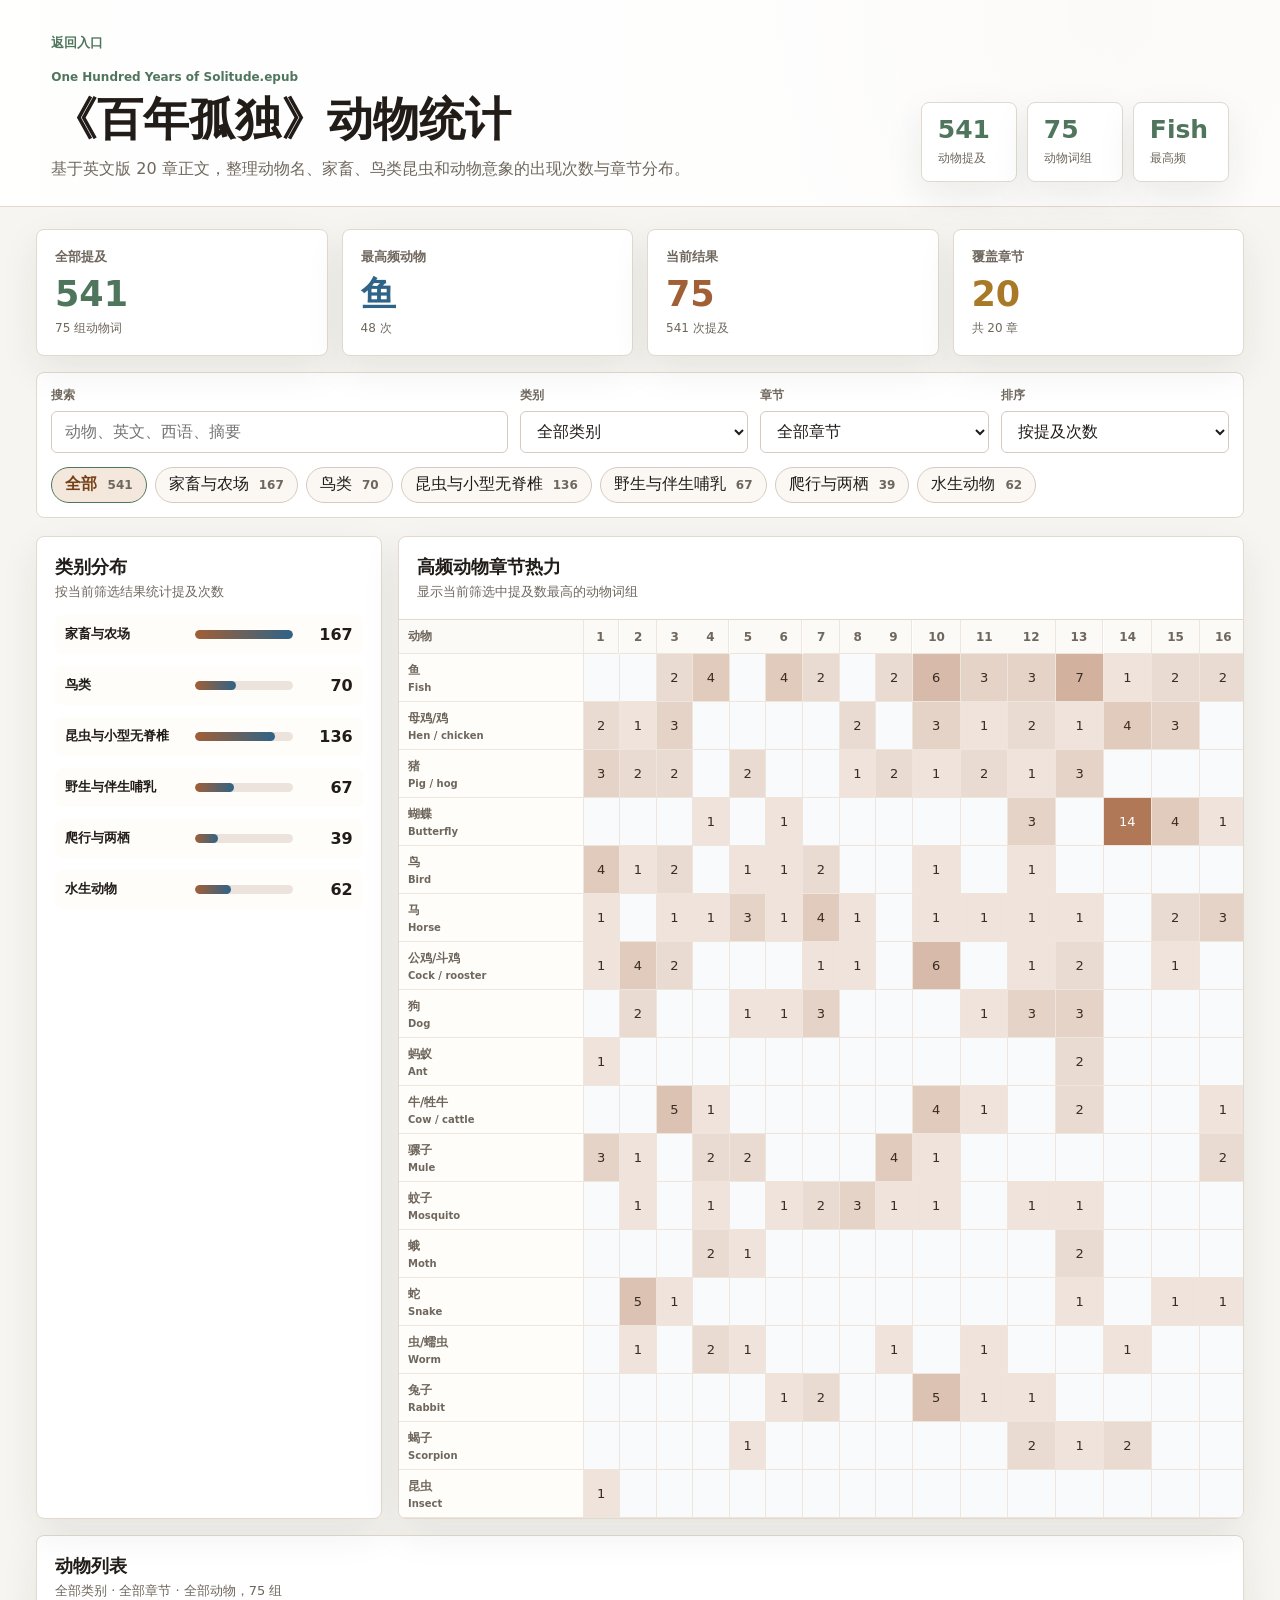
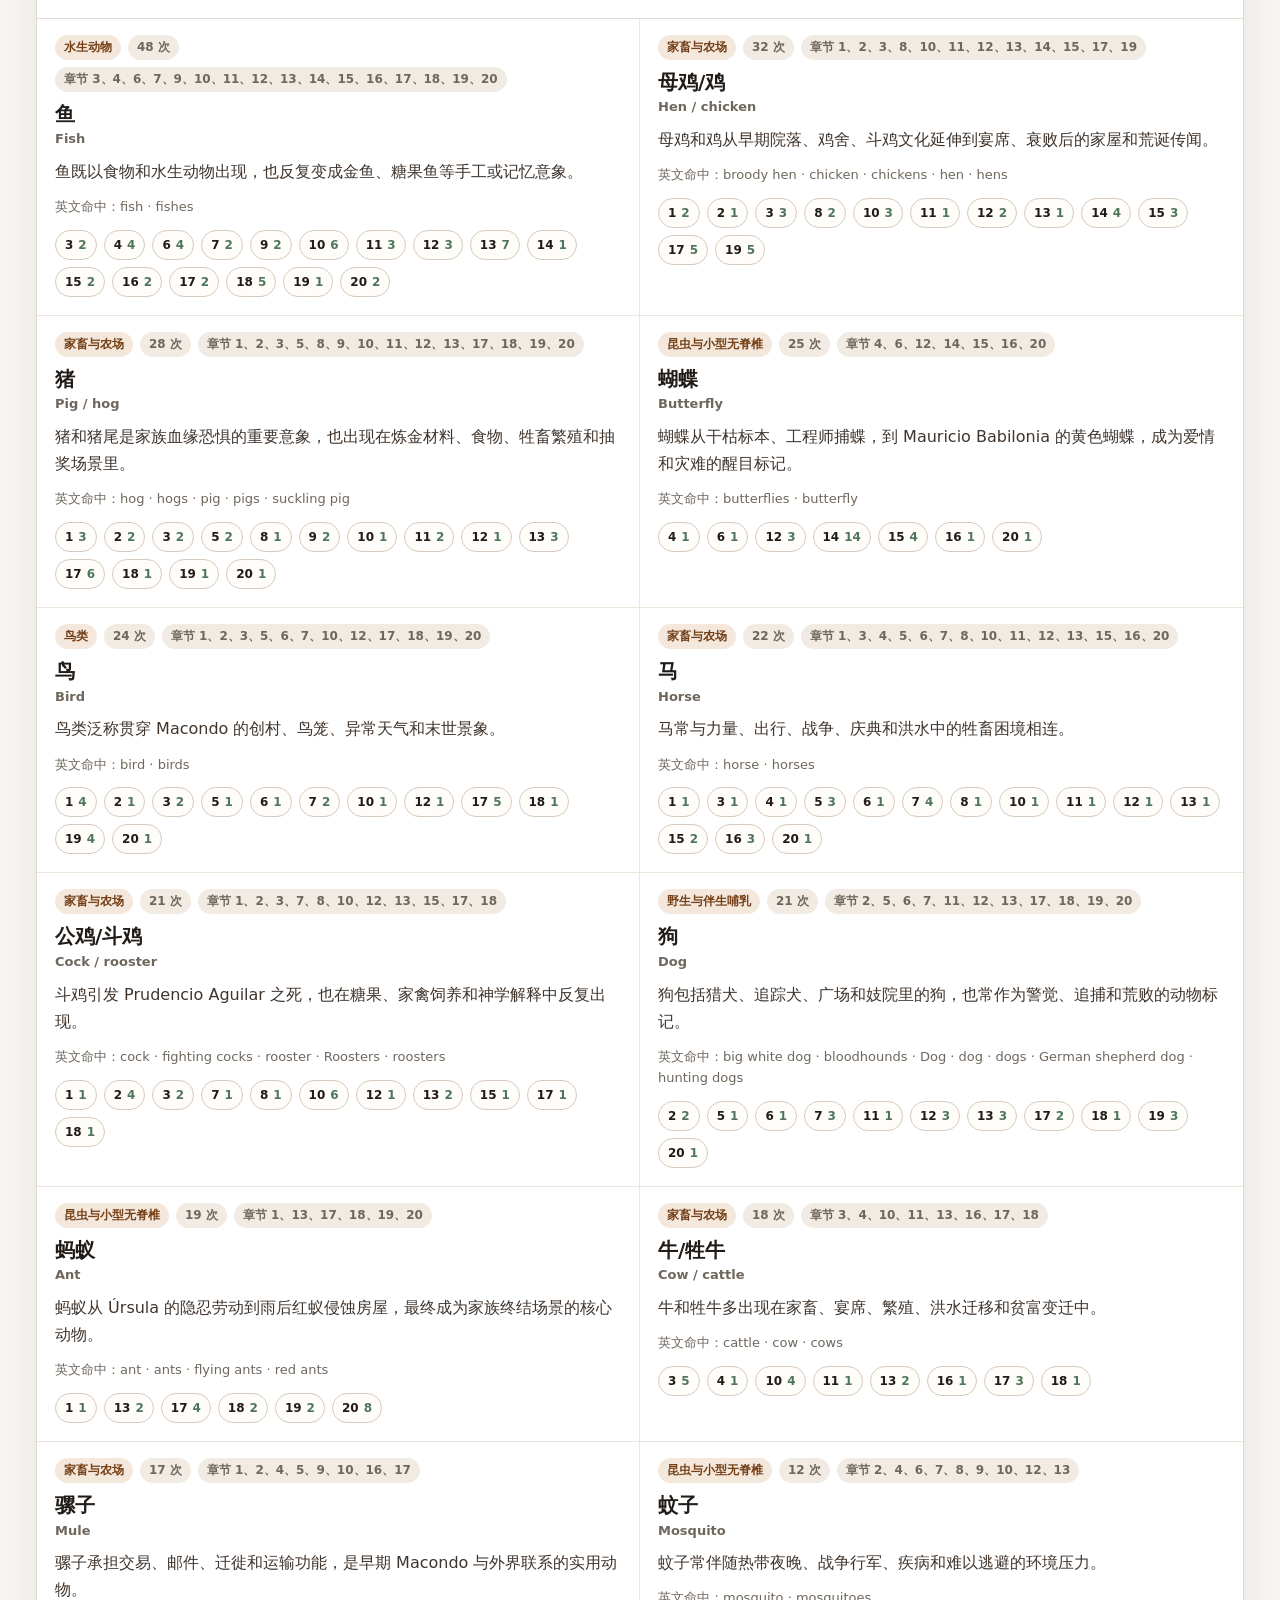
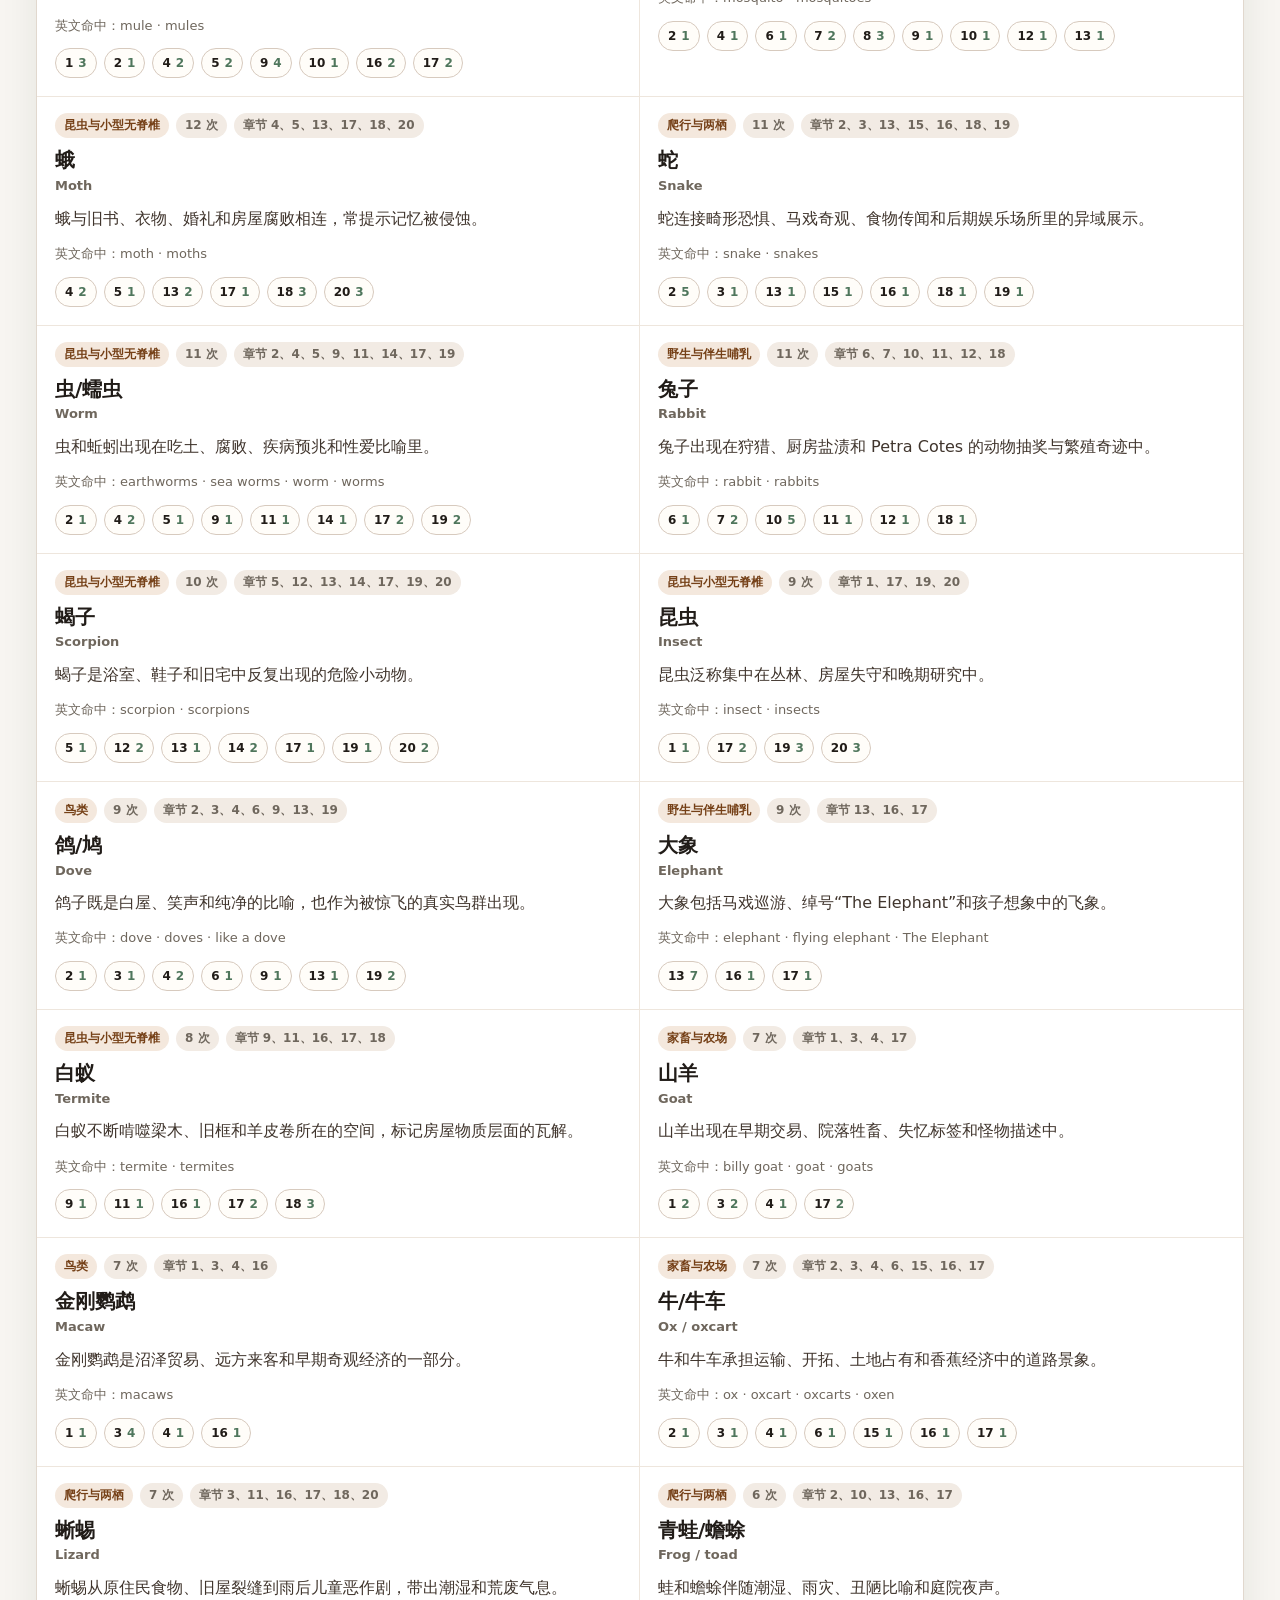
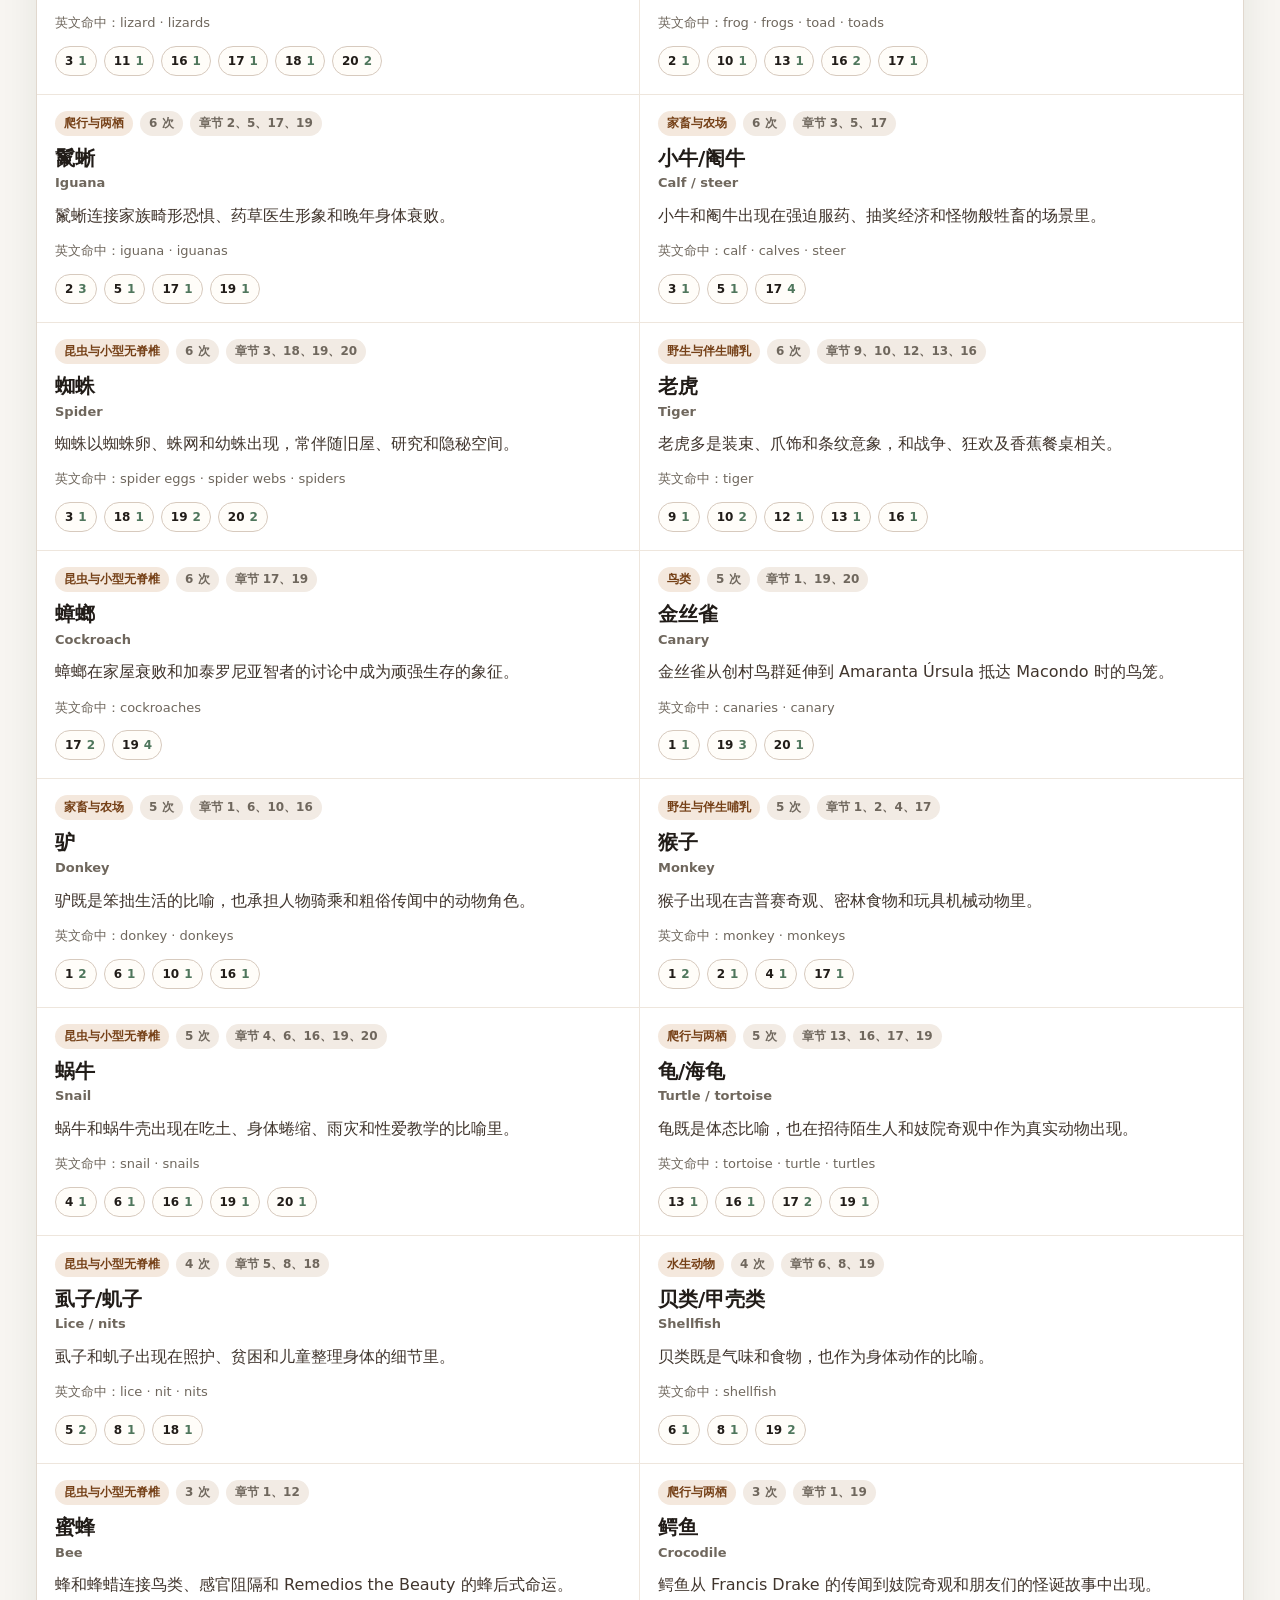
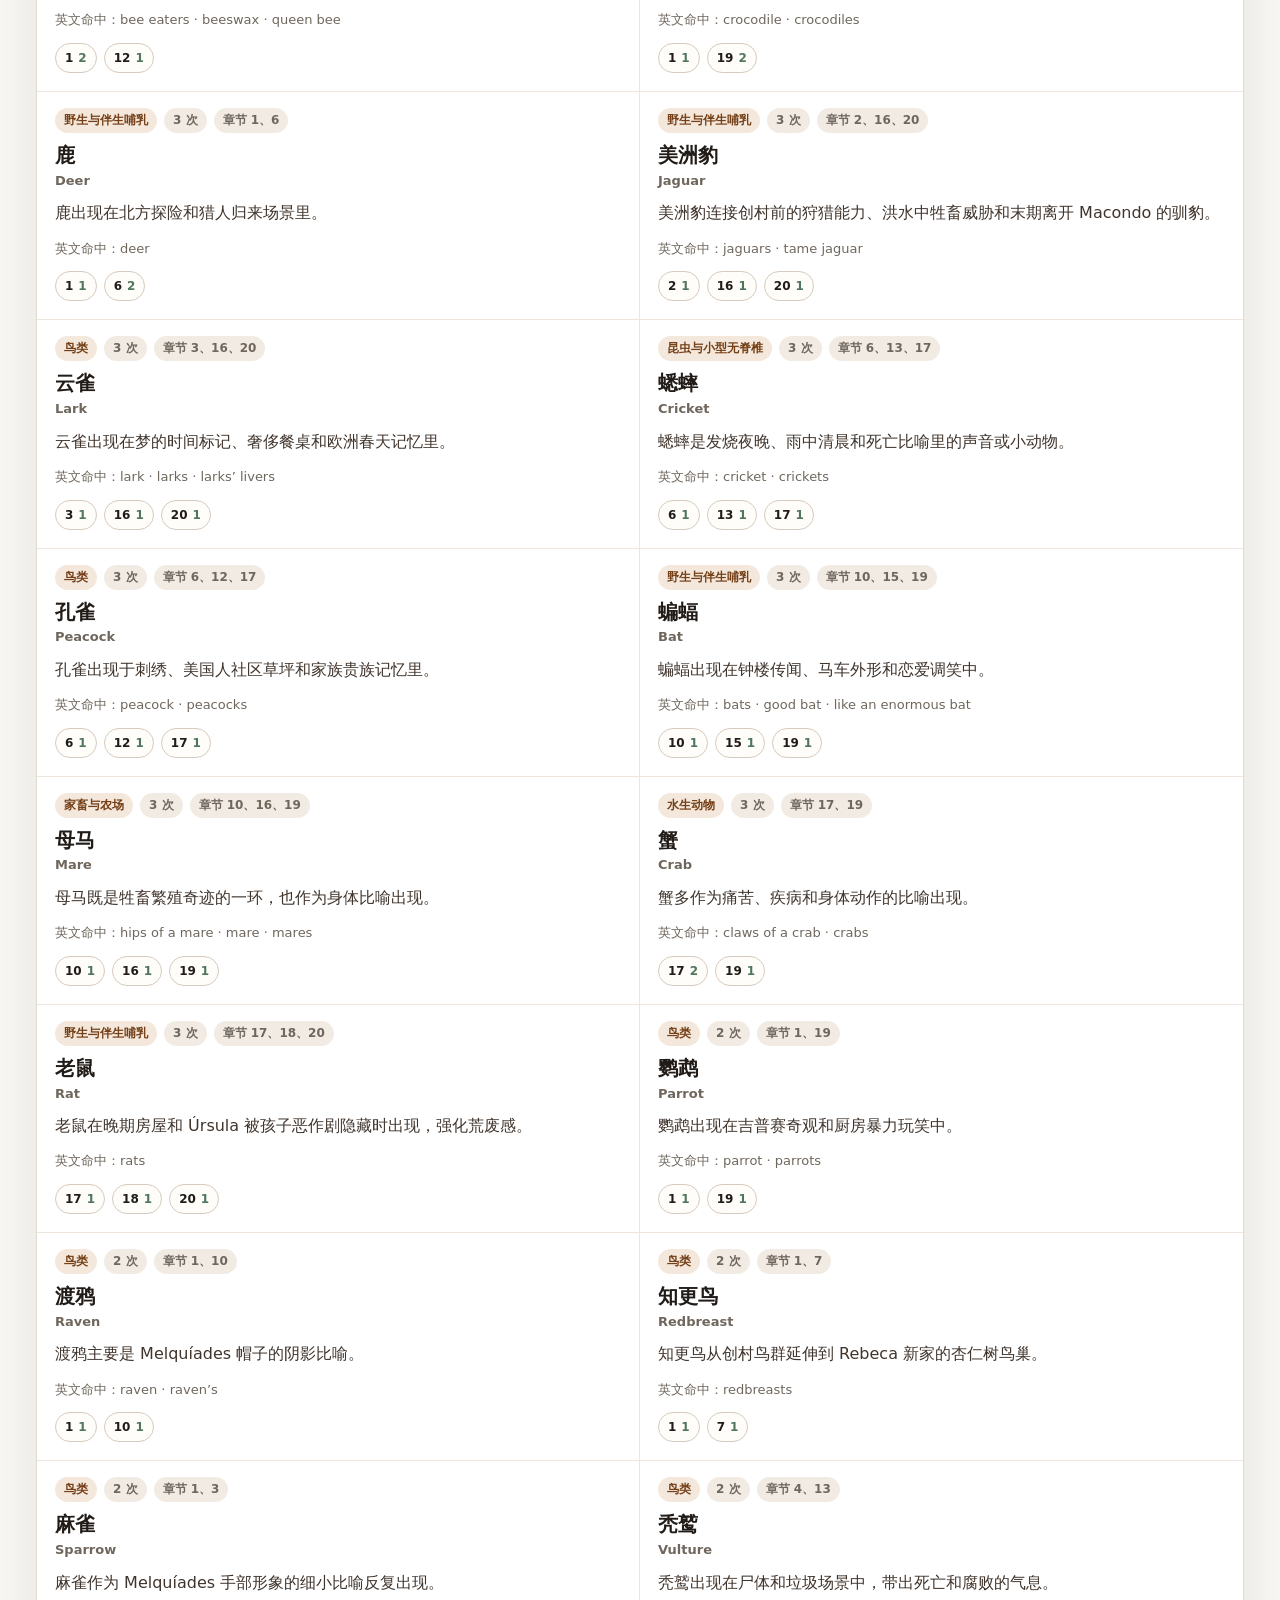
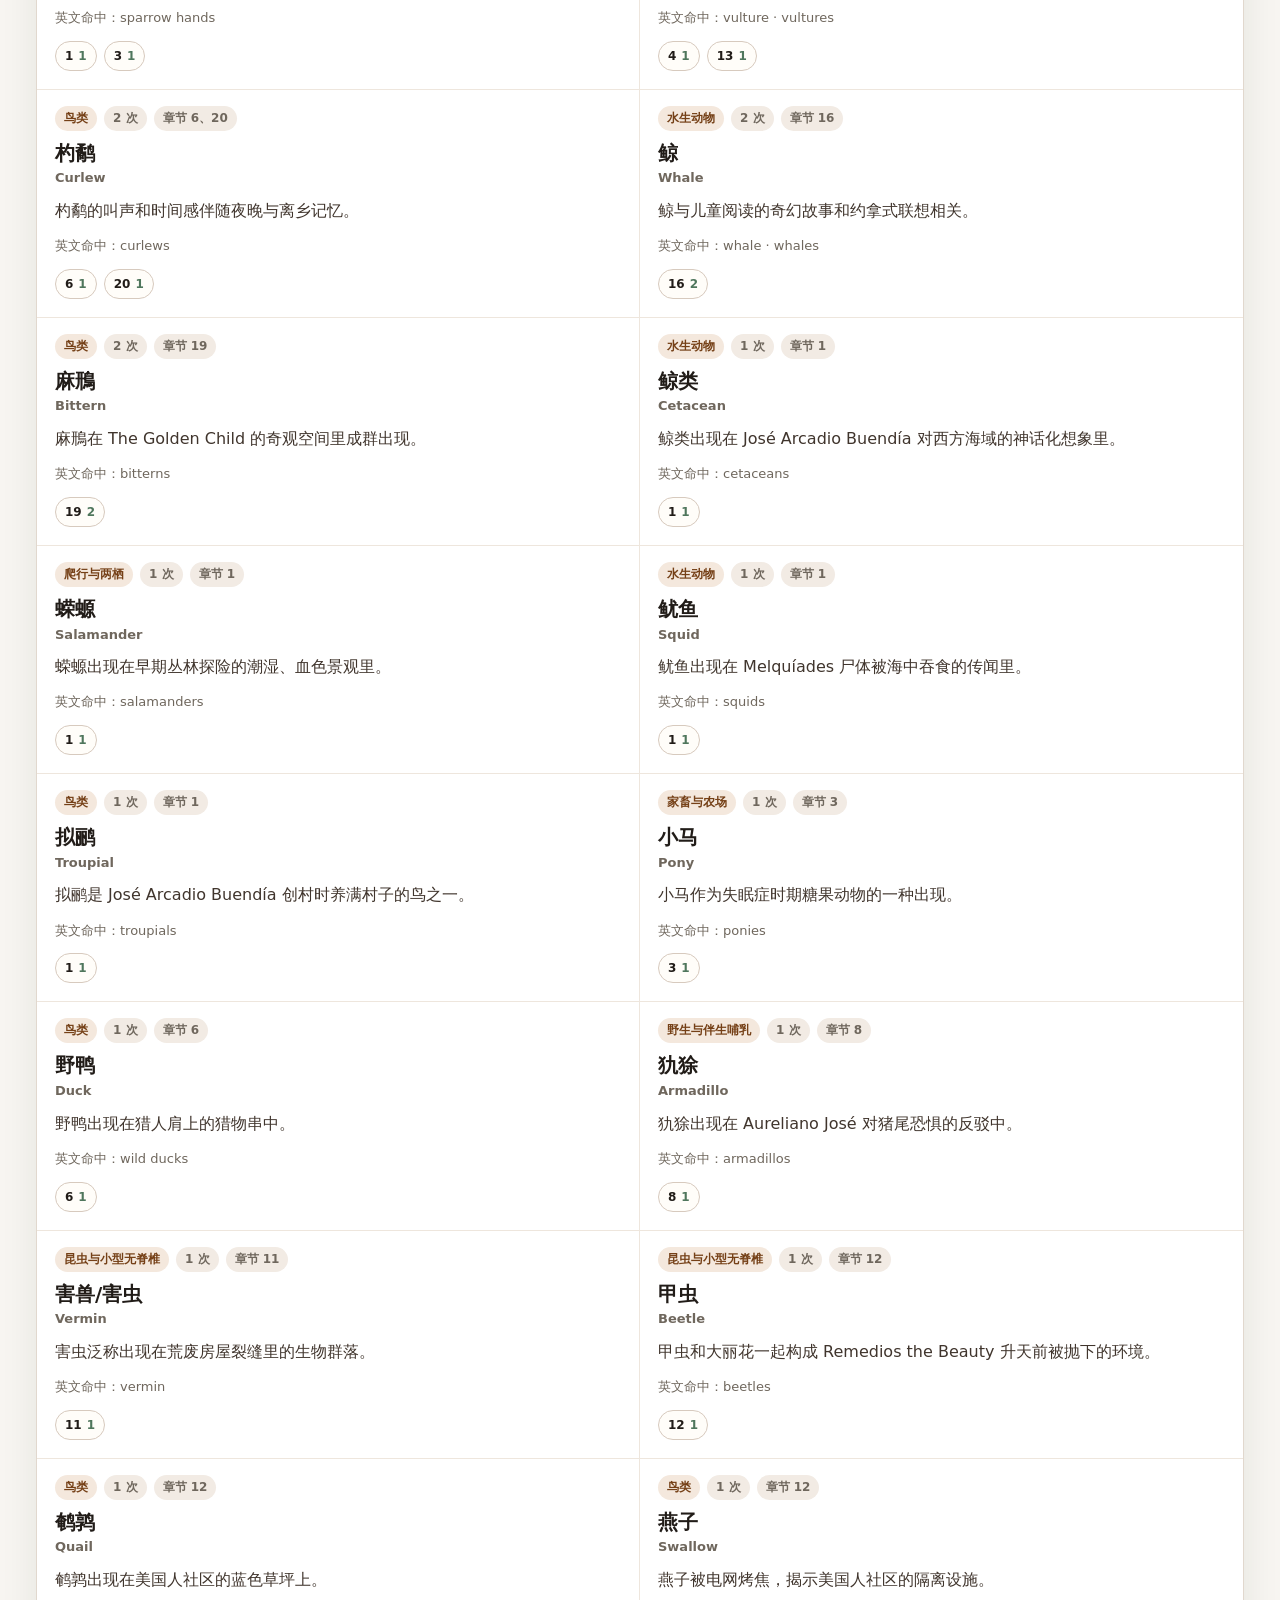
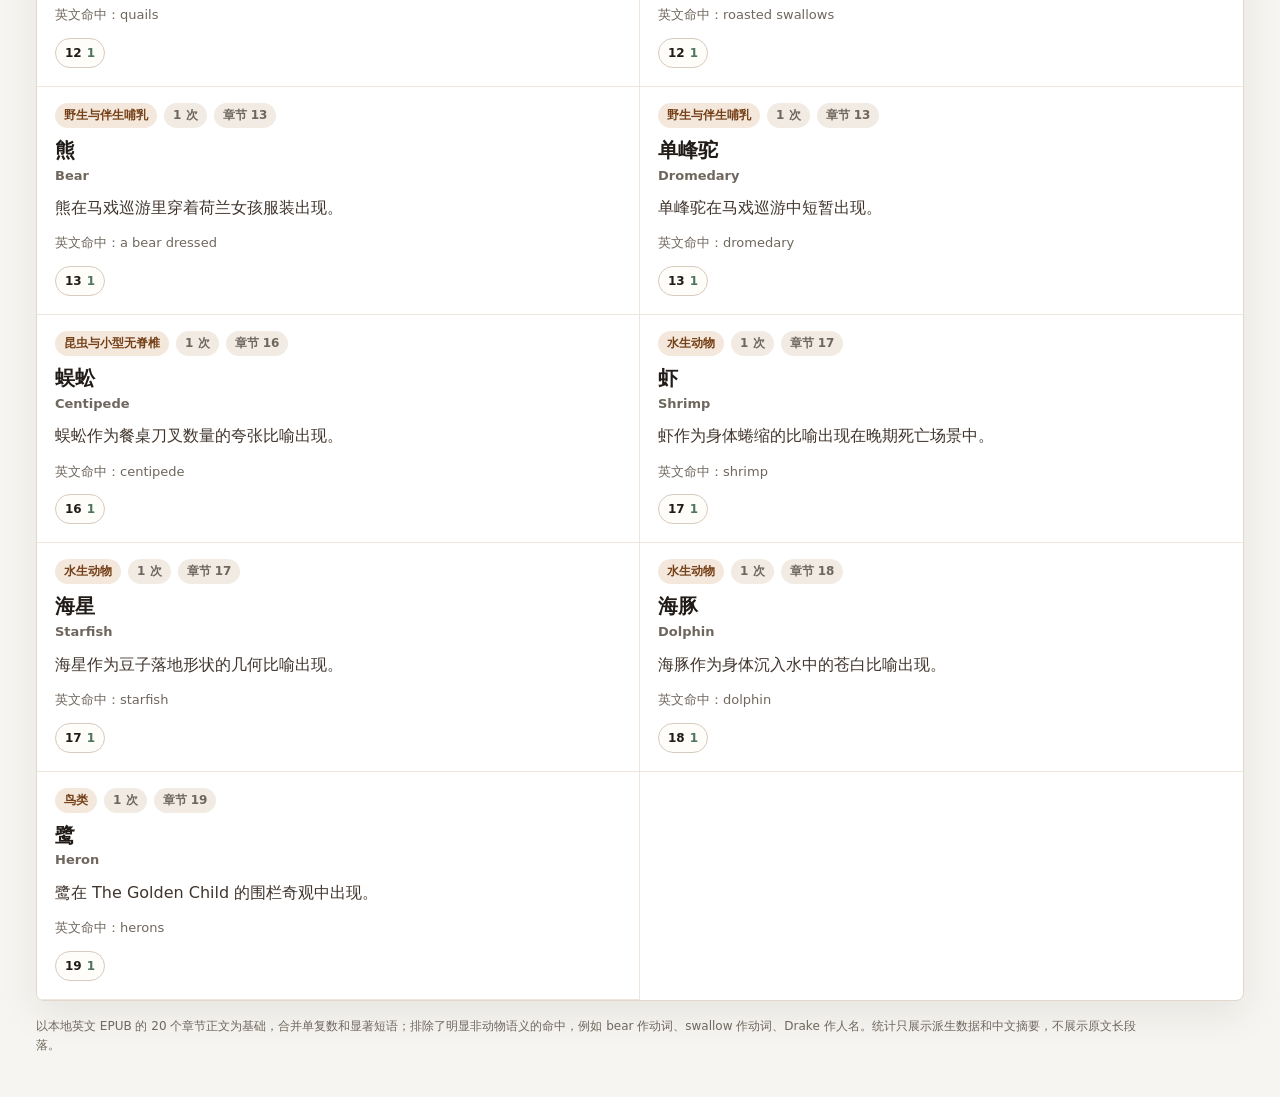
<file: animals/index.html>
<!doctype html>
<html lang="zh-CN">
  <head>
    <meta charset="utf-8" />
    <meta name="viewport" content="width=device-width, initial-scale=1" />
    <title>《百年孤独》动物统计</title>
    <link rel="icon" type="image/png" sizes="64x64" href="../assets/favicon.png" />
    <link rel="apple-touch-icon" href="../assets/apple-touch-icon.png" />
    <link rel="stylesheet" href="./styles.css" />
    <script src="./data.js" defer></script>
    <script src="./app.js" defer></script>
  </head>
  <body>
    <header class="app-header">
      <div class="header-copy">
        <a class="home-link" href="../">返回入口</a>
        <p class="eyebrow">One Hundred Years of Solitude.epub</p>
        <h1>《百年孤独》动物统计</h1>
        <p class="lede">基于英文版 20 章正文，整理动物名、家畜、鸟类昆虫和动物意象的出现次数与章节分布。</p>
      </div>
      <div class="header-facts" aria-label="数据概览">
        <div>
          <span id="fact-mentions">--</span>
          <small>动物提及</small>
        </div>
        <div>
          <span id="fact-animals">--</span>
          <small>动物词组</small>
        </div>
        <div>
          <span id="fact-top">--</span>
          <small>最高频</small>
        </div>
      </div>
    </header>

    <main>
      <section class="kpi-grid" id="kpi-grid" aria-label="核心指标"></section>

      <section class="controls-band" aria-label="筛选和排序">
        <div class="search-box">
          <label for="search-input">搜索</label>
          <input id="search-input" type="search" placeholder="动物、英文、西语、摘要" autocomplete="off" />
        </div>
        <div class="control-group">
          <label for="category-filter">类别</label>
          <select id="category-filter"></select>
        </div>
        <div class="control-group">
          <label for="chapter-filter">章节</label>
          <select id="chapter-filter"></select>
        </div>
        <div class="control-group">
          <label for="sort-select">排序</label>
          <select id="sort-select">
            <option value="count">按提及次数</option>
            <option value="chapter">按首次章节</option>
            <option value="name">按英文名称</option>
          </select>
        </div>
        <div class="category-tabs" id="category-tabs" role="group" aria-label="动物类别筛选"></div>
        <div class="selected-filter" id="selected-filter" hidden></div>
      </section>

      <section class="overview-layout">
        <article class="panel">
          <div class="panel-heading">
            <div>
              <h2>类别分布</h2>
              <p>按当前筛选结果统计提及次数</p>
            </div>
          </div>
          <div class="category-bars" id="category-bars"></div>
        </article>

        <article class="panel heatmap-panel">
          <div class="panel-heading">
            <div>
              <h2>高频动物章节热力</h2>
              <p>显示当前筛选中提及数最高的动物词组</p>
            </div>
          </div>
          <div class="table-wrap">
            <table id="animal-heatmap"></table>
          </div>
        </article>
      </section>

      <section class="panel results-panel">
        <div class="panel-heading">
          <div>
            <h2>动物列表</h2>
            <p id="result-summary">--</p>
          </div>
        </div>
        <div class="animal-list" id="animal-list"></div>
      </section>

      <p class="source-note" id="source-note"></p>
    </main>
  </body>
</html>
</file>
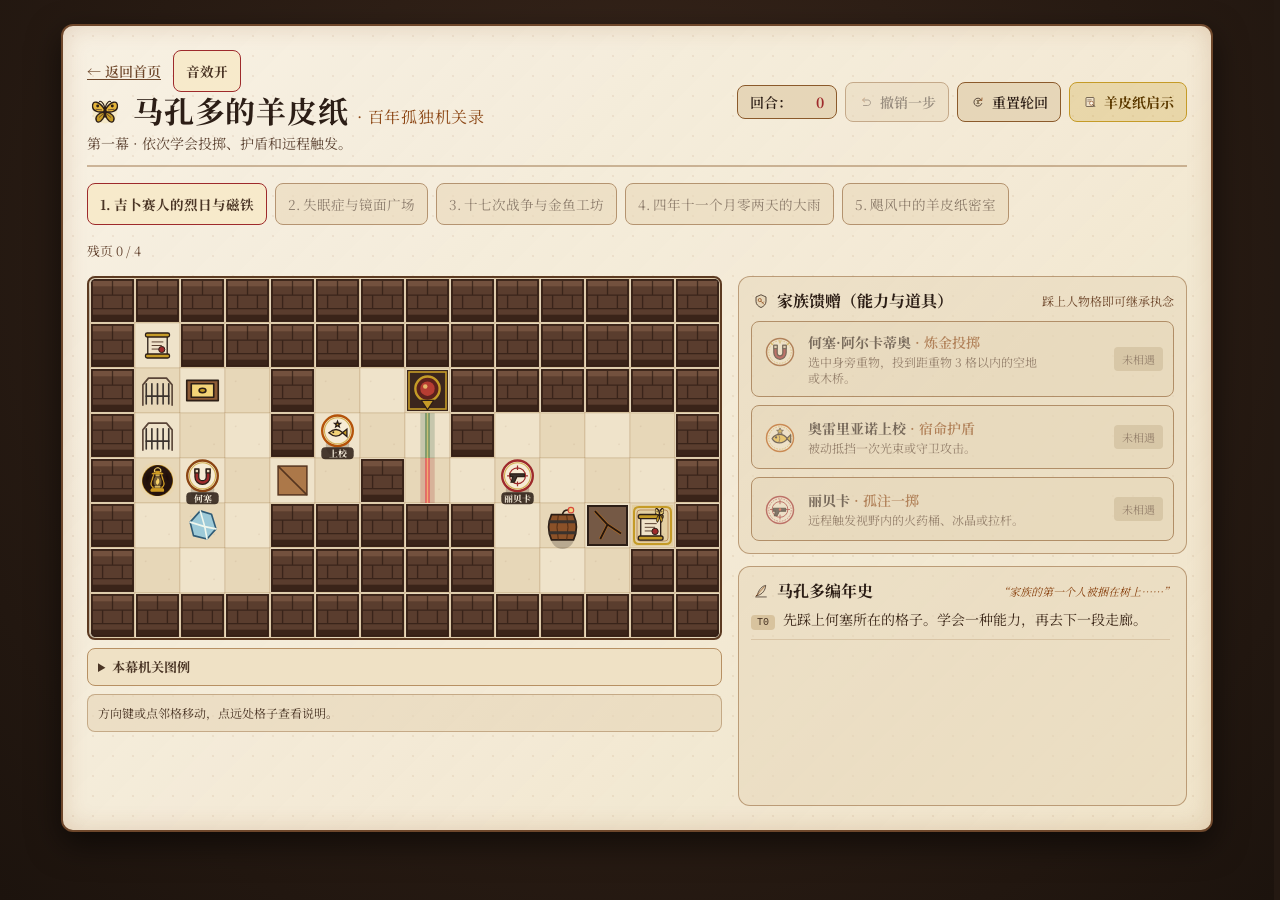
<file: macondo-puzzle/index.html>
<!DOCTYPE html>
<html lang="zh-CN">
<head>
  <meta charset="UTF-8" />
  <meta name="viewport" content="width=device-width, initial-scale=1" />
  <title>马孔多的羊皮纸：百年孤独解谜</title>
  <link rel="icon" type="image/svg+xml" href="./favicon.svg" />
  <link rel="icon" type="image/png" sizes="64x64" href="../assets/favicon.png" />
  <!-- Regenerate from the repository root: npx --yes tailwindcss@3.4.17 --content './macondo-puzzle/*.{html,js}' --output ./macondo-puzzle/tailwind.css --minify -->
  <link rel="stylesheet" href="./tailwind.css?v=stable-board" />
  <link href="https://fonts.googleapis.com/css2?family=Noto+Serif+SC:wght@400;600;700&display=swap" rel="stylesheet" />
  <style>
    :root {
      --parchment-bg: #f4ebd9;
      --parchment-dark: #e6d6b8;
      --ink-main: #2c1e16;
      --ink-muted: #5c4332;
      --sepia-accent: #8b4513;
      --gold-highlight: #c59b27;
      --crimson-laser: #9e2a2b;
    }

    html { scrollbar-gutter: stable; }

    body {
      font-family: 'Noto Serif SC', Georgia, 'Songti SC', SimSun, serif;
      -webkit-font-smoothing: antialiased;
      background-color: #241912;
      background-image: radial-gradient(circle at 50% 30%, #3a271c 0%, #1c130d 100%);
      color: var(--ink-main);
      margin: 0;
      padding: 0;
      overflow-x: hidden;
      user-select: none;
      -webkit-tap-highlight-color: transparent;
    }

    /* 羊皮纸质感容器 */
    .parchment-panel {
      background-color: var(--parchment-bg);
      background-image:
        radial-gradient(rgba(139, 69, 19, 0.08) 1px, transparent 0),
        linear-gradient(135deg, rgba(255,255,255,0.25) 0%, rgba(197,155,39,0.08) 100%);
      background-size: 20px 20px, 100% 100%;
      border: 2px solid #6e472b;
      box-shadow: 0 12px 32px rgba(0, 0, 0, 0.55), inset 0 0 24px rgba(139, 69, 19, 0.18);
    }

    .parchment-card {
      background-color: rgba(230, 214, 184, 0.72);
      border: 1.5px solid #8b5a2b;
      transition: border-color 0.2s ease, box-shadow 0.2s ease;
    }

    .parchment-card:hover:not(:disabled) {
      border-color: var(--gold-highlight);
      box-shadow: 0 4px 12px rgba(139, 69, 19, 0.25);
    }

    .parchment-card.active-skill {
      background-color: #fdf6e7;
      border-color: var(--crimson-laser);
      box-shadow: 0 0 0 3px rgba(158, 42, 43, 0.25);
    }

    .skill-card-copy { min-width: 0; }

    .skill-card-status {
      flex: 0 0 6.75rem;
      min-height: 42px;
      display: grid;
      align-items: center;
      justify-items: end;
    }

    .skill-card-status .skill-btn {
      width: 100%;
      padding-inline: 6px;
      white-space: nowrap;
    }

    /* 自定义滚动条 */
    ::-webkit-scrollbar {
      width: 6px;
    }
    ::-webkit-scrollbar-track {
      background: rgba(139, 69, 19, 0.1);
      border-radius: 4px;
    }
    ::-webkit-scrollbar-thumb {
      background: #8b5a2b;
      border-radius: 4px;
    }

    canvas {
      display: block;
      margin-inline: auto;
      border-radius: 8px;
      box-shadow: inset 0 0 18px rgba(44, 30, 22, 0.35), 0 6px 18px rgba(0, 0, 0, 0.4);
      cursor: pointer;
      touch-action: manipulation;
    }

    .campaign-bar, .loadout-actions {
      display: flex;
      flex-wrap: wrap;
      align-items: center;
      gap: 8px;
    }

    .campaign-button {
      min-height: 42px;
      padding: 6px 12px;
      border: 1px solid #8b5a2b;
      border-radius: 8px;
      background: #ead9ba;
      color: #4a3525;
      font-size: 0.85rem;
    }

    .campaign-button[aria-current="step"], .campaign-button[aria-pressed="true"] {
      border-color: #9e2a2b;
      background: #f7eacb;
      font-weight: 700;
    }

    .campaign-button:disabled { opacity: 0.6; }

    .chapter-short { display: none; }

    @media (max-width: 639px) {
      #campaign-nav { gap: 6px; }
      #campaign-nav .campaign-button { min-width: 42px; padding-inline: 6px; }
      .chapter-full { display: none; }
      .chapter-short { display: inline; white-space: nowrap; }
    }

    .campaign-status {
      color: #63432f;
      font-size: 0.8rem;
    }

    #turn-count {
      display: inline-block;
      width: 4ch;
      text-align: end;
    }

    #board-actions {
      flex-wrap: nowrap;
      height: 50px;
      overflow-x: auto;
    }

    #board-actions > * {
      flex: none;
      white-space: nowrap;
    }

    .tile-tooltip, .act-legend {
      padding: 8px 10px;
      border: 1px solid #b79063;
      border-radius: 8px;
      background: #efe1c5;
      color: #4a3525;
      font-size: 0.82rem;
      line-height: 1.5;
    }

    .campaign-bar[hidden] { display: none; }
    .tile-tooltip p + p { margin-top: 4px; }
    .tile-tooltip {
      position: fixed;
      z-index: 20;
      width: max-content;
      max-width: min(17rem, calc(100% - 24px));
      background: #fcf0d8;
      box-shadow: 0 4px 12px rgb(44 30 22 / 20%), 0 1px 3px rgb(44 30 22 / 15%);
    }

    .tile-tooltip::before {
      position: absolute;
      content: "";
    }

    .tile-tooltip[data-side="right"]::before { inset: 0 100% 0 auto; width: 9px; }
    .tile-tooltip[data-side="left"]::before { inset: 0 auto 0 100%; width: 9px; }
    .tile-tooltip[data-side="below"]::before { inset: auto 0 100%; height: 9px; }
    .tile-tooltip[data-side="above"]::before { inset: 100% 0 auto; height: 9px; }

    .chronicle-panel {
      display: flex;
      flex-direction: column;
      height: 16rem;
    }

    @media (min-width: 640px) {
      .chronicle-panel { height: 18rem; }
    }

    @media (min-width: 1024px) {
      .chronicle-panel {
        flex: 1;
        height: auto;
        min-height: 15rem;
      }

      #chronicle-log { contain: size; }
    }

    #chronicle-log:focus-visible {
      outline: 2px solid #8b5a2b;
      outline-offset: 2px;
    }

    .act-legend summary { cursor: pointer; font-weight: 700; }
    #act-legend {
      margin-top: 8px;
      block-size: clamp(15rem, 48vh, 27rem);
      overflow-y: auto;
      scrollbar-gutter: stable;
      overscroll-behavior-y: contain;
    }
    #act-legend li {
      display: flex;
      align-items: center;
      gap: 9px;
    }
    #act-legend li + li { margin-top: 6px; }
    .legend-icon {
      position: relative;
      display: block;
      width: 34px;
      height: 34px;
      flex: none;
      overflow: hidden;
      border-radius: 4px;
      outline: 1px solid rgb(0 0 0 / 10%);
      outline-offset: -1px;
    }
    .legend-icon img {
      position: absolute;
      width: 600%;
      height: 500%;
      max-width: none;
    }

    .loadout-dialog {
      width: min(560px, calc(100% - 24px));
      max-height: 85vh;
      padding: 18px;
      border-radius: 12px;
      color: var(--ink-main);
    }

    .loadout-dialog::backdrop { background: rgb(30 20 13 / 65%); }

    .loadout-options {
      display: grid;
      gap: 8px;
      margin: 12px 0;
    }

    .loadout-options button {
      display: grid;
      grid-template-columns: 28px 1fr;
      align-items: center;
      gap: 8px;
      text-align: start;
    }

    .loadout-options small { display: block; }
  </style>
</head>
<body class="min-h-screen flex flex-col items-center p-2 sm:p-4 md:p-6">

  <!-- 主游戏容器 -->
  <main class="parchment-panel w-full max-w-6xl rounded-xl p-3 sm:p-5 md:p-6 flex flex-col gap-4">

    <!-- 顶部标题栏 -->
    <header class="flex flex-col sm:flex-row sm:items-center justify-between border-b-2 border-[#8b5a2b]/40 pb-3 gap-2">
      <div>
        <div class="flex items-center gap-3">
          <a href="../" class="inline-flex items-center min-h-10 text-xs sm:text-sm font-semibold text-[#6e472b] underline underline-offset-2">← 返回首页</a>
          <button type="button" id="sound-toggle" class="campaign-button" aria-label="残页音效" aria-pressed="true">音效开</button>
        </div>
        <div class="flex items-center gap-2.5">
          <span class="inline-flex items-center justify-center w-8 h-8 sm:w-9 sm:h-9 shrink-0" data-icon="butterfly"></span>
          <h1 class="text-xl sm:text-2xl md:text-3xl font-bold tracking-wide text-balance text-[#2c1e16]">
            马孔多的羊皮纸 <span class="text-sm sm:text-base font-normal text-[#8b4513]">· 百年孤独机关录</span>
          </h1>
        </div>

        <p id="act-subtitle" class="text-xs sm:text-sm text-[#5c4332] mt-1">
          第一幕：布恩迪亚庄园的烈日与火药 —— 借用家族宿命之力，抵达梅尔基亚德斯的羊皮纸密室
        </p>
      </div>

      <!-- 顶部操作按钮组 -->
      <div class="flex flex-wrap items-center gap-2">
        <div class="px-3 py-1.5 rounded-lg bg-[#e6d6b8] border border-[#8b5a2b] text-xs sm:text-sm font-semibold">
          回合：<span id="turn-count" class="text-[#9e2a2b] font-bold tabular-nums">0</span>
        </div>
        <button id="btn-undo" class="min-h-10 px-3 py-1.5 rounded-lg bg-[#e6d6b8] hover:bg-[#d8c39e] active:scale-[0.96] border border-[#8b5a2b] text-xs sm:text-sm font-semibold transition flex items-center gap-1.5" title="撤销上一步 (Z)">
          <span class="inline-flex w-4 h-4 shrink-0" data-icon="undo"></span>
          <span>撤销一步</span>
        </button>
        <button id="btn-reset" class="min-h-10 px-3 py-1.5 rounded-lg bg-[#e6d6b8] hover:bg-[#d8c39e] active:scale-[0.96] border border-[#8b5a2b] text-xs sm:text-sm font-semibold transition flex items-center gap-1.5" title="重置关卡 (R)">
          <span class="inline-flex w-4 h-4 shrink-0" data-icon="reset"></span>
          <span>重置轮回</span>
        </button>
        <button id="btn-hint" class="min-h-10 px-3 py-1.5 rounded-lg bg-[#c59b27]/25 hover:bg-[#c59b27]/40 active:scale-[0.96] border border-[#c59b27] text-[#5c3a00] text-xs sm:text-sm font-bold transition flex items-center gap-1.5">
          <span class="inline-flex w-4 h-4 shrink-0" data-icon="hint"></span>
          <span>羊皮纸启示</span>
        </button>
        <button id="btn-wait" class="campaign-button" hidden>等待一回合</button>
      </div>
    </header>

    <nav id="campaign-nav" class="campaign-bar" aria-label="马孔多编年史"></nav>
    <p id="campaign-status" class="campaign-status" aria-live="polite"></p>
    <p id="hazard-status" class="campaign-status" aria-live="polite" hidden></p>

    <!-- 核心区域：左侧网格画布 + 右侧状态与能力面板 -->
    <div class="grid grid-cols-1 lg:grid-cols-12 gap-4">

      <!-- 左侧：画布与操作提示 -->
      <div class="lg:col-span-7 min-w-0 flex flex-col gap-2">
        <div id="canvas-wrapper" class="w-full relative rounded-lg overflow-hidden border-2 border-[#5c3a21] bg-[#e9dcc3]">
          <canvas id="game-canvas"></canvas>

          <!-- 行动模式提示浮条 -->
          <div id="action-banner" class="hidden pointer-events-none absolute top-2 left-1/2 -translate-x-1/2 w-max max-w-[calc(100%-1rem)] px-3.5 py-1.5 rounded-lg bg-[#2c1e16]/92 text-[#f4ebd9] text-center text-xs sm:text-sm font-semibold shadow-lg border border-[#c59b27] z-10 items-center gap-2">
            <span id="action-banner-icon" class="w-5 h-5 shrink-0"></span>
            <span id="action-banner-text">提示文本</span>
          </div>
        </div>

        <!-- 底部图例与移动端方向键 -->
        <div id="board-actions" class="campaign-bar" aria-label="附近可操作机关" hidden></div>
        <div id="tile-tooltip" class="tile-tooltip" role="tooltip" hidden></div>
        <details class="act-legend">
          <summary>本幕机关图例</summary>
          <ul id="act-legend" role="list" tabindex="0" aria-label="本幕机关图例条目"></ul>
        </details>
        <div class="flex flex-col sm:flex-row items-center justify-between gap-2 bg-[#e6d6b8]/60 p-2.5 rounded-lg border border-[#8b5a2b]/40 text-xs text-[#4a3525]">
          <span>方向键或点邻格移动，点远处格子查看说明。</span>
          <!-- 移动端触控十字键 -->
          <div class="flex sm:hidden items-center gap-1.5 mt-1">
            <button data-dir="left" aria-label="向左移动" class="dpad-btn w-10 h-10 rounded-lg bg-[#d8c39e] border border-[#8b5a2b] font-bold active:bg-[#c59b27]">◀</button>
            <button data-dir="up" aria-label="向上移动" class="dpad-btn w-10 h-10 rounded-lg bg-[#d8c39e] border border-[#8b5a2b] font-bold active:bg-[#c59b27]">▲</button>
            <button data-dir="down" aria-label="向下移动" class="dpad-btn w-10 h-10 rounded-lg bg-[#d8c39e] border border-[#8b5a2b] font-bold active:bg-[#c59b27]">▼</button>
            <button data-dir="right" aria-label="向右移动" class="dpad-btn w-10 h-10 rounded-lg bg-[#d8c39e] border border-[#8b5a2b] font-bold active:bg-[#c59b27]">▶</button>
          </div>
        </div>
      </div>

      <!-- 右侧：人物能力行囊 & 羊皮纸编年史 -->
      <div class="lg:col-span-5 flex flex-col gap-3">

        <!-- 家族执念与道具栏 -->
        <div class="bg-[#e6d6b8]/50 rounded-xl p-3 border border-[#8b5a2b]/50">
          <div class="flex items-center justify-between mb-2">
            <h2 class="text-sm sm:text-base font-bold text-[#2c1e16] flex items-center gap-1.5">
              <span class="inline-flex w-5 h-5 shrink-0" data-icon="crest"></span> 家族馈赠（能力与道具）
            </h2>
            <span class="text-xs text-[#6e472b]">踩上人物格即可继承执念</span>
          </div>

          <div id="inventory-list" class="flex flex-col gap-2">
            <!-- 动态渲染三张人物能力卡 -->
          </div>
        </div>

        <!-- 羊皮纸编年史（叙事日志） -->
        <div class="chronicle-panel bg-[#e6d6b8]/50 rounded-xl p-3 border border-[#8b5a2b]/50">
          <div class="flex items-center justify-between mb-1.5">
            <h2 id="chronicle-title" class="text-sm sm:text-base font-bold text-[#2c1e16] flex items-center gap-1.5">
              <span class="inline-flex w-5 h-5 shrink-0" data-icon="quill"></span> 马孔多编年史
            </h2>
            <span class="text-[11px] text-[#8b4513] italic">“家族的第一个人被捆在树上……”</span>
          </div>
          <div id="chronicle-log" class="flex-1 min-h-0 overflow-y-auto pr-1 space-y-2 text-xs sm:text-sm leading-relaxed" role="region" aria-labelledby="chronicle-title" tabindex="0">
            <!-- 日志条目 -->
          </div>
        </div>

      </div>
    </div>
  </main>

  <!-- 羊皮纸启示（关卡攻略提示）弹窗 -->
  <div id="hint-modal" class="hidden fixed inset-0 bg-black/65 backdrop-blur-sm flex items-center justify-center p-4 z-50">
    <div class="parchment-panel max-w-lg w-full max-h-full overflow-y-auto rounded-xl p-5 sm:p-6 relative">
      <h3 class="text-lg sm:text-xl font-bold text-[#2c1e16] border-b border-[#8b5a2b]/40 pb-2 mb-3 flex items-center gap-2">
        <span class="inline-flex w-6 h-6 shrink-0" data-icon="scroll"></span> 梅尔基亚德斯的羊皮纸启示
      </h3>
      <ol id="act-hints" class="list-decimal list-inside space-y-2 text-xs sm:text-sm text-[#3d291a] leading-relaxed"></ol>
      <div class="loadout-actions mt-5">
        <button id="btn-next-hint" class="campaign-button">展开用什么</button>
        <button id="btn-close-hint" class="min-h-10 px-4 py-2 rounded-lg bg-[#8b4513] hover:bg-[#6e350d] text-[#f4ebd9] text-sm font-semibold transition">
          合上羊皮纸
        </button>
      </div>
    </div>
  </div>

  <!-- 结局弹窗（通关或陨落） -->
  <div id="end-modal" class="hidden fixed inset-0 bg-black/70 backdrop-blur-sm flex items-center justify-center p-4 z-50">
    <div class="parchment-panel max-w-md w-full max-h-full overflow-y-auto rounded-xl p-6 text-center space-y-4">
      <div id="end-icon" class="flex justify-center"></div>
      <h3 id="end-title" class="text-xl sm:text-2xl font-bold text-[#2c1e16]">破译羊皮纸</h3>
      <p id="end-desc" class="text-xs sm:text-sm text-[#4a3525] leading-relaxed italic">
        叙述文本
      </p>
      <ul id="end-details" class="space-y-2 text-sm text-[#4a3525]"></ul>
      <div class="pt-2 flex justify-center gap-3">
        <button id="btn-end-undo" class="min-h-10 px-4 py-2 rounded-lg bg-[#e6d6b8] hover:bg-[#d8c39e] border border-[#8b5a2b] text-sm font-semibold transition flex items-center gap-1.5">
          <span class="inline-flex w-4 h-4 shrink-0" data-icon="undo"></span>
          <span>撤销上一步</span>
        </button>
        <button id="btn-end-restart" class="min-h-10 px-4 py-2 rounded-lg bg-[#8b4513] hover:bg-[#6e350d] text-[#f4ebd9] text-sm font-semibold transition flex items-center gap-1.5">
          <span class="inline-flex w-4 h-4 shrink-0" data-icon="reset"></span>
          <span id="end-action-label">再次踏入马孔多</span>
        </button>
      </div>
    </div>
  </div>

  <dialog id="decision-dialog" class="loadout-dialog parchment-panel" aria-labelledby="decision-title" aria-describedby="decision-detail">
    <h2 id="decision-title" class="text-lg font-bold"></h2>
    <p id="decision-detail" class="my-3 text-sm"></p>
    <div class="loadout-actions">
      <button id="btn-decision-cancel" class="campaign-button" autofocus>保留档案</button>
      <button id="btn-decision-accept" class="campaign-button">确认引爆</button>
    </div>
  </dialog>

  <dialog id="loadout-dialog" class="loadout-dialog parchment-panel" aria-labelledby="loadout-title">
    <h2 id="loadout-title" class="text-lg font-bold"></h2>
    <p id="loadout-slots" class="campaign-status"></p>
    <p id="loadout-recommendation" class="campaign-status"></p>
    <ul id="loadout-effects" class="campaign-status"></ul>
    <div id="loadout-options" class="loadout-options" aria-label="布恩迪亚家族图鉴"></div>
    <div class="loadout-actions">
      <button id="loadout-start" class="campaign-button">开始这一幕</button>
      <button id="loadout-cancel" class="campaign-button">返回棋盘</button>
    </div>
  </dialog>

  <script src="../miniprogram/game/icons.js"></script>
  <script src="../miniprogram/game/levels.js"></script>
  <script src="../miniprogram/game/progress.js"></script>
  <audio id="relic-sound" preload="auto" src="../miniprogram/assets/relic-chime.mp3"></audio>
  <script src="../miniprogram/game/macondo.js?v=relic-feedback"></script>
  <script src="./app.js?v=relic-feedback"></script>
</body>
</html>
</file>
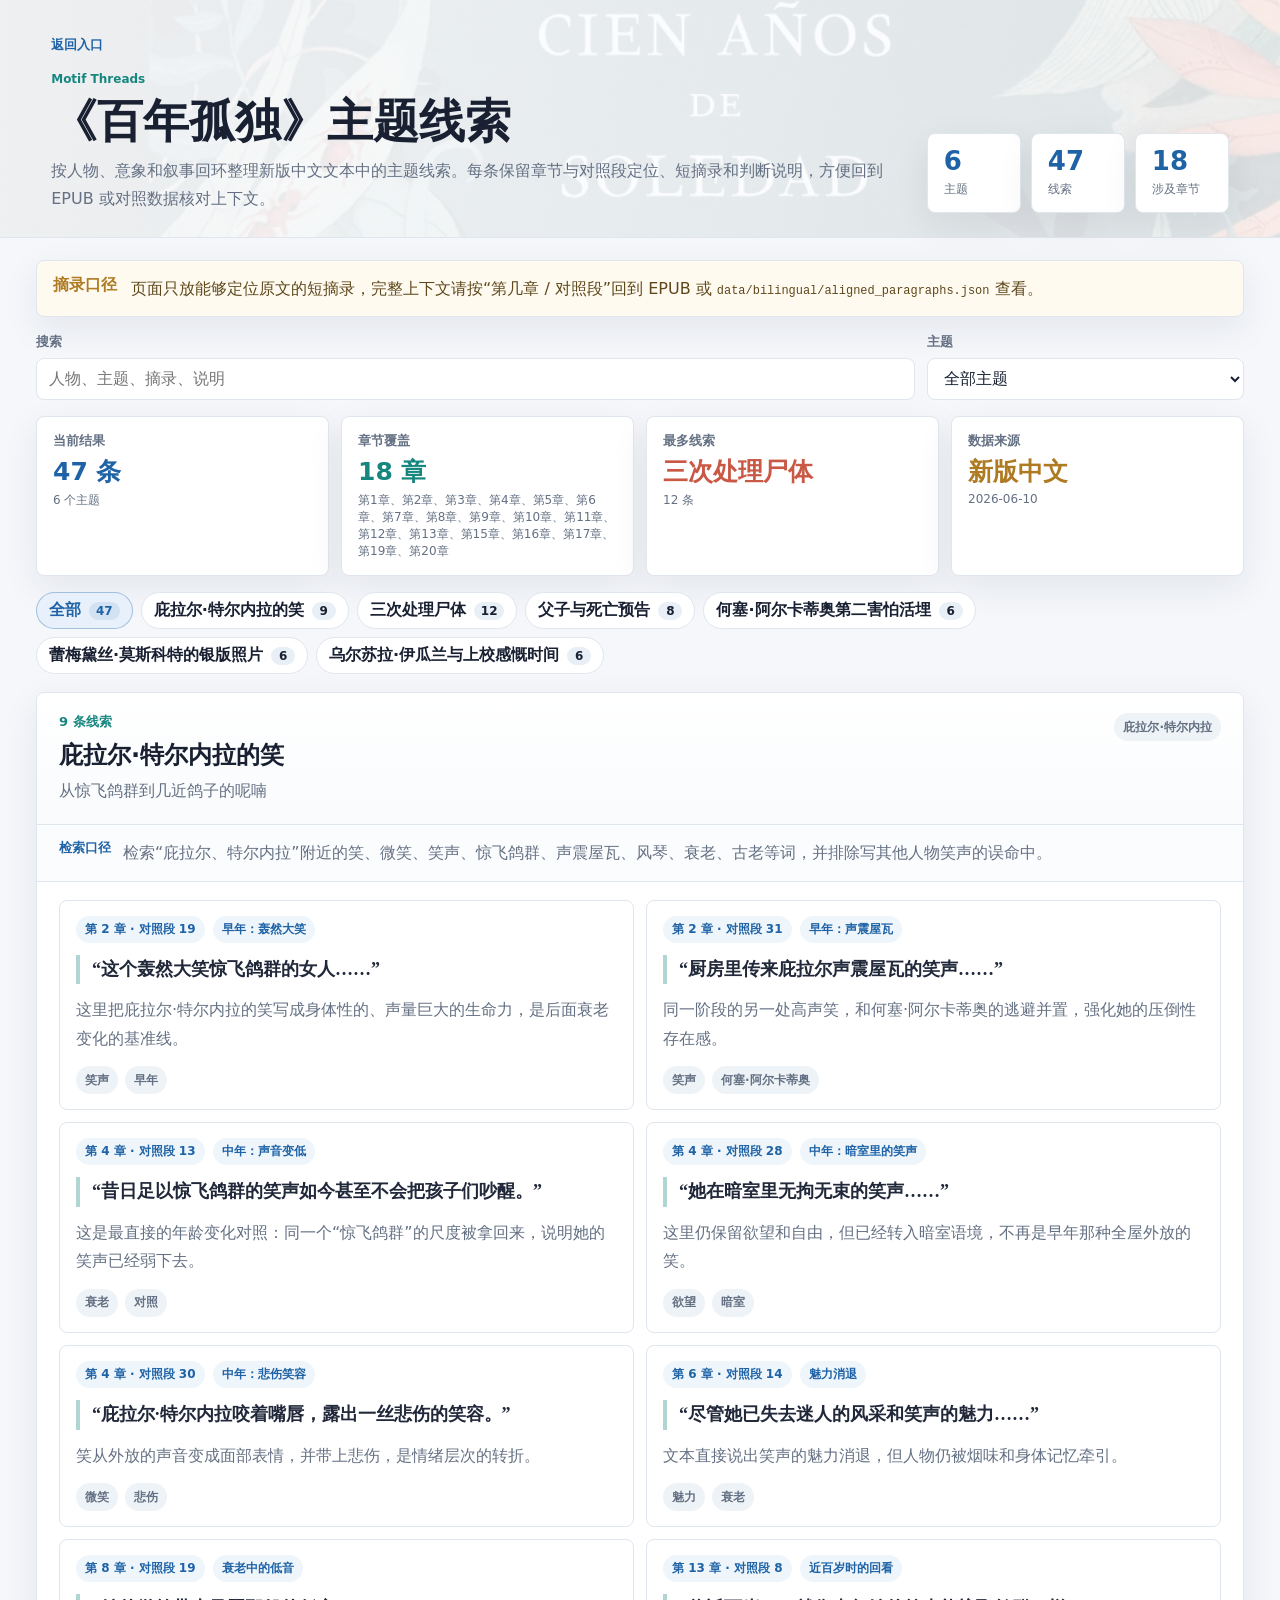
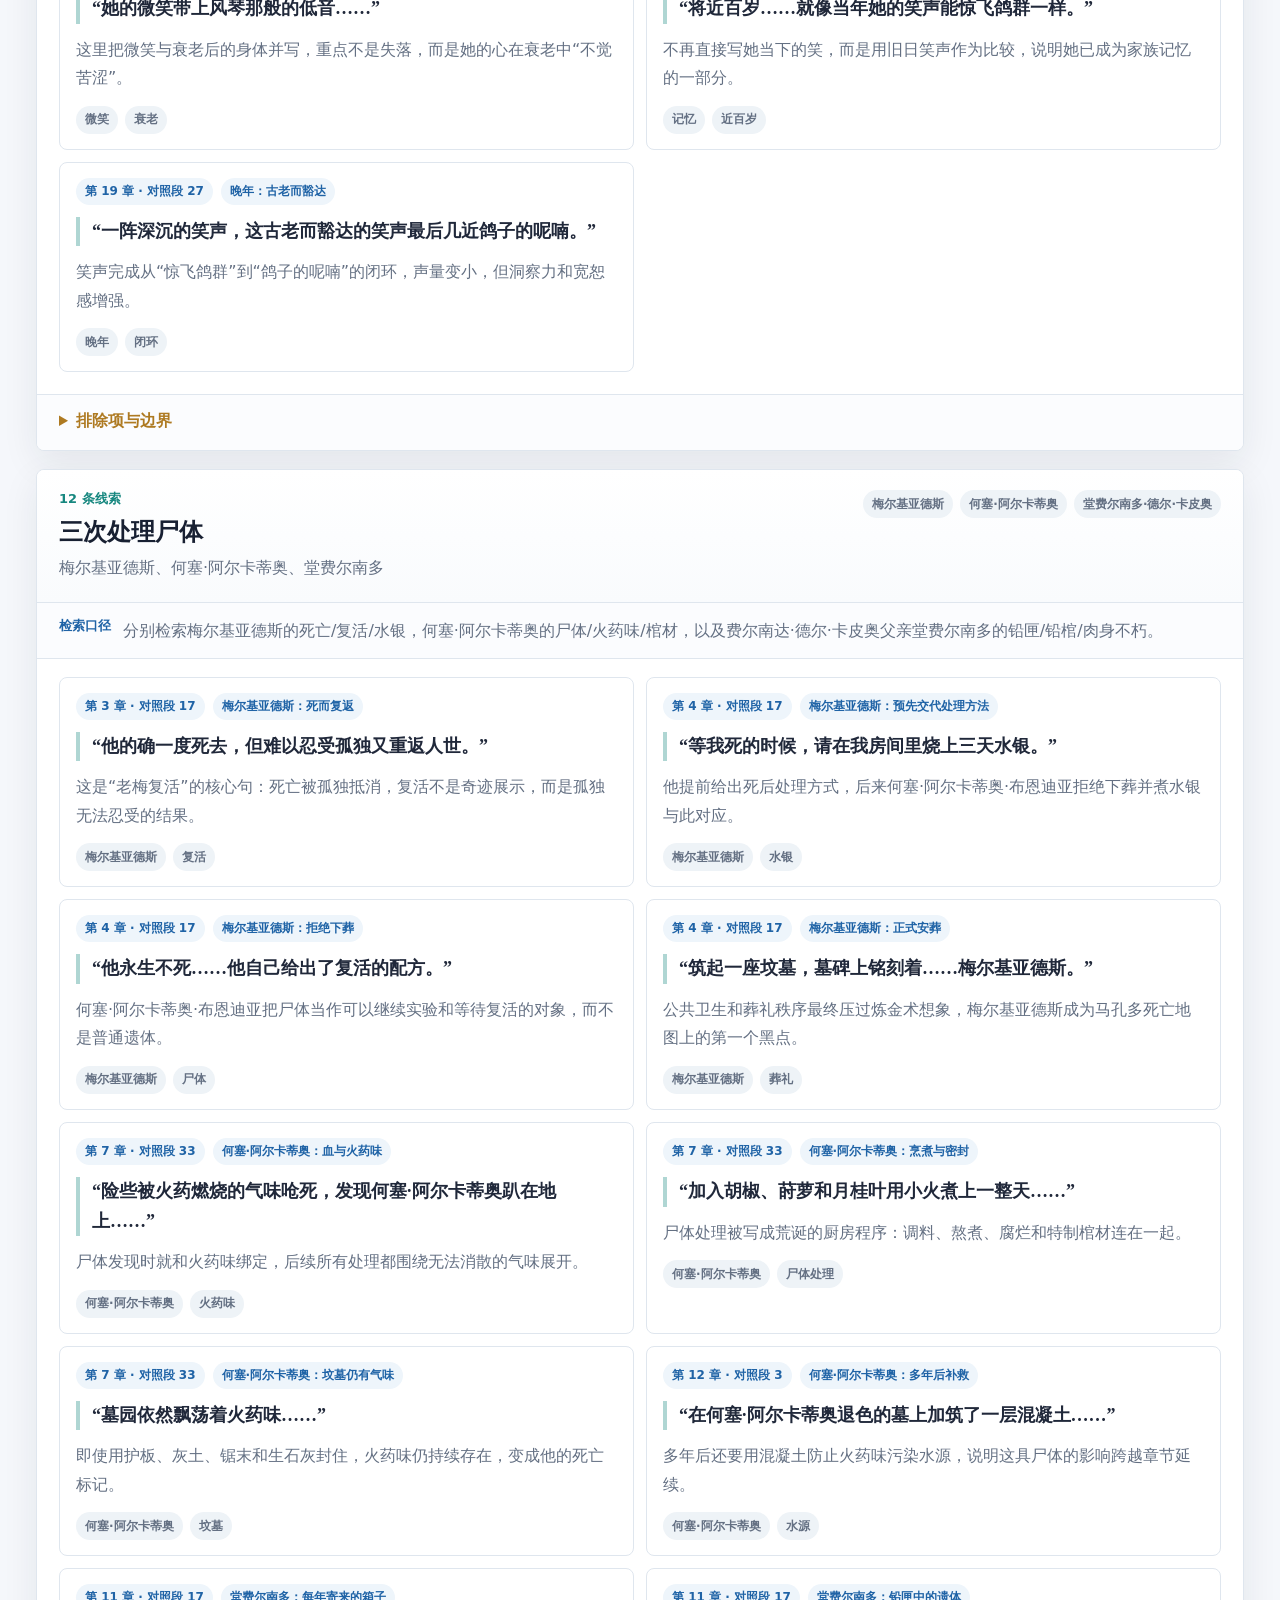
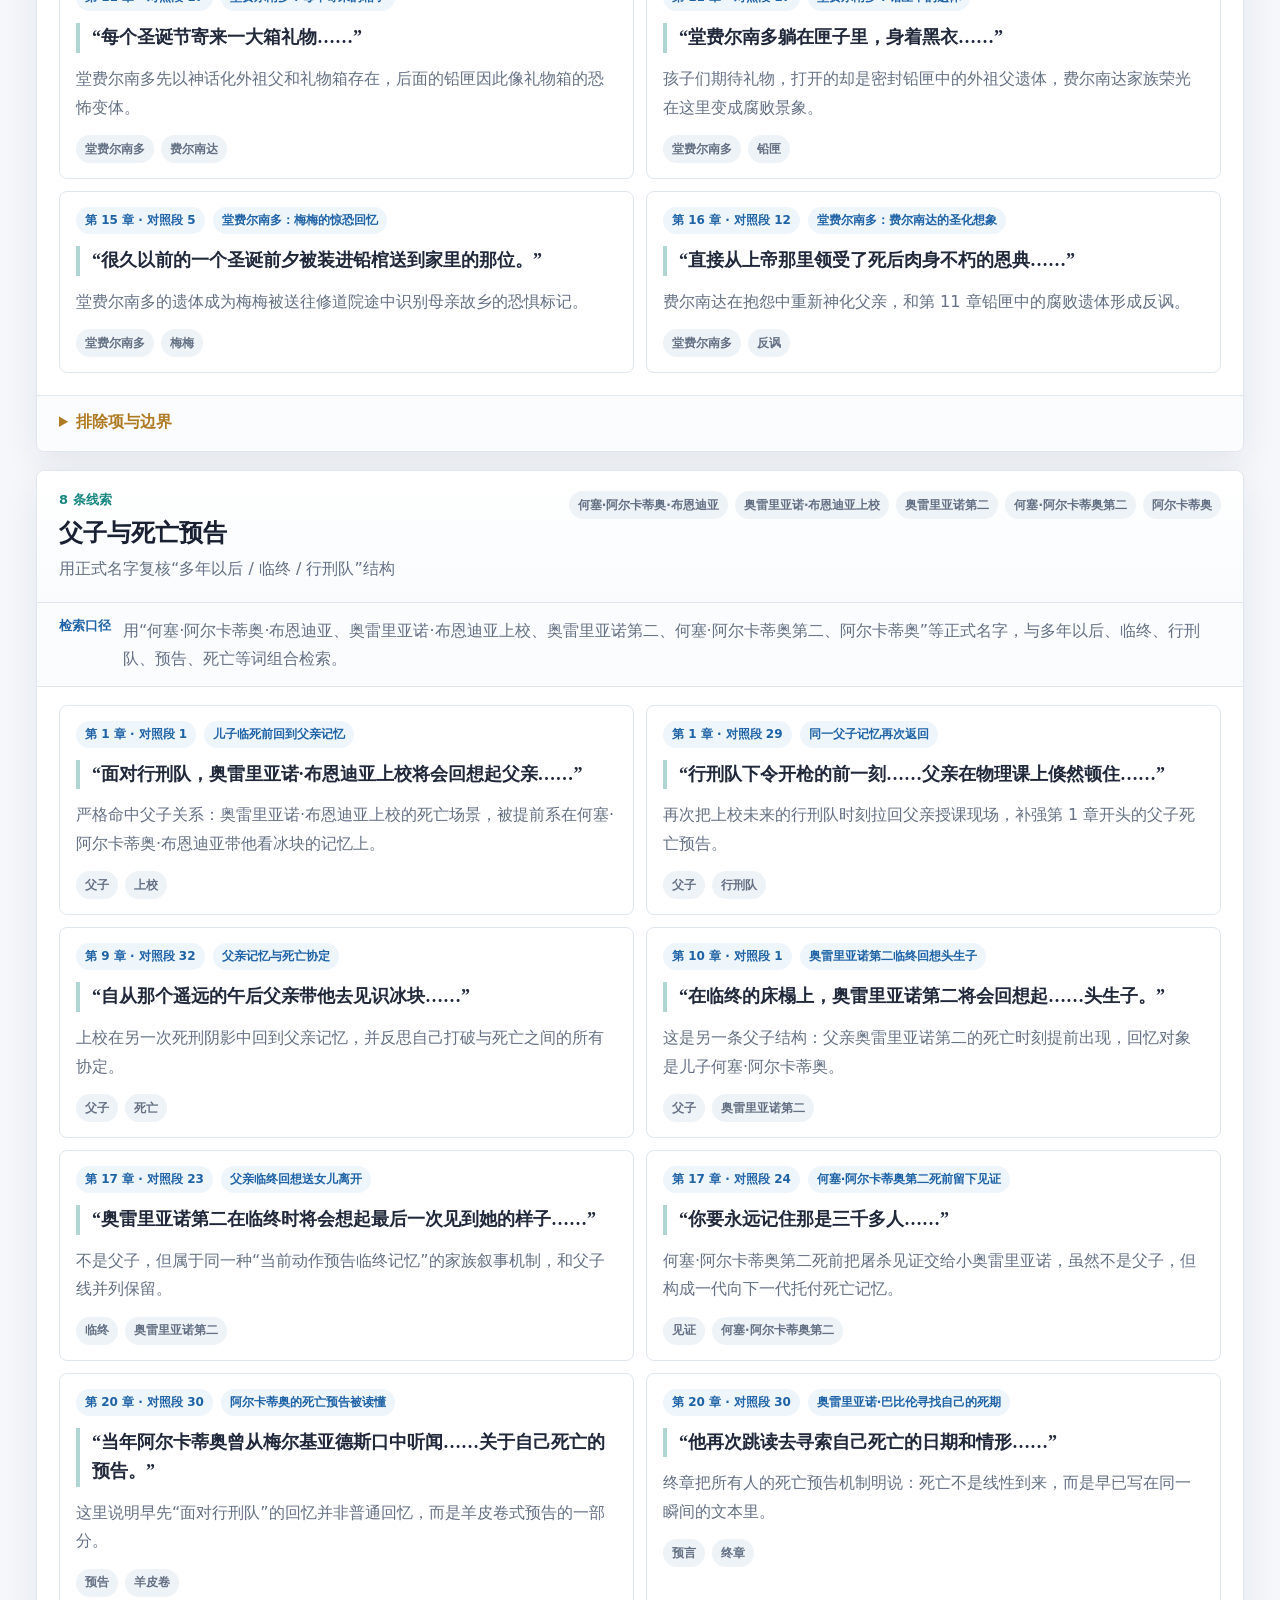
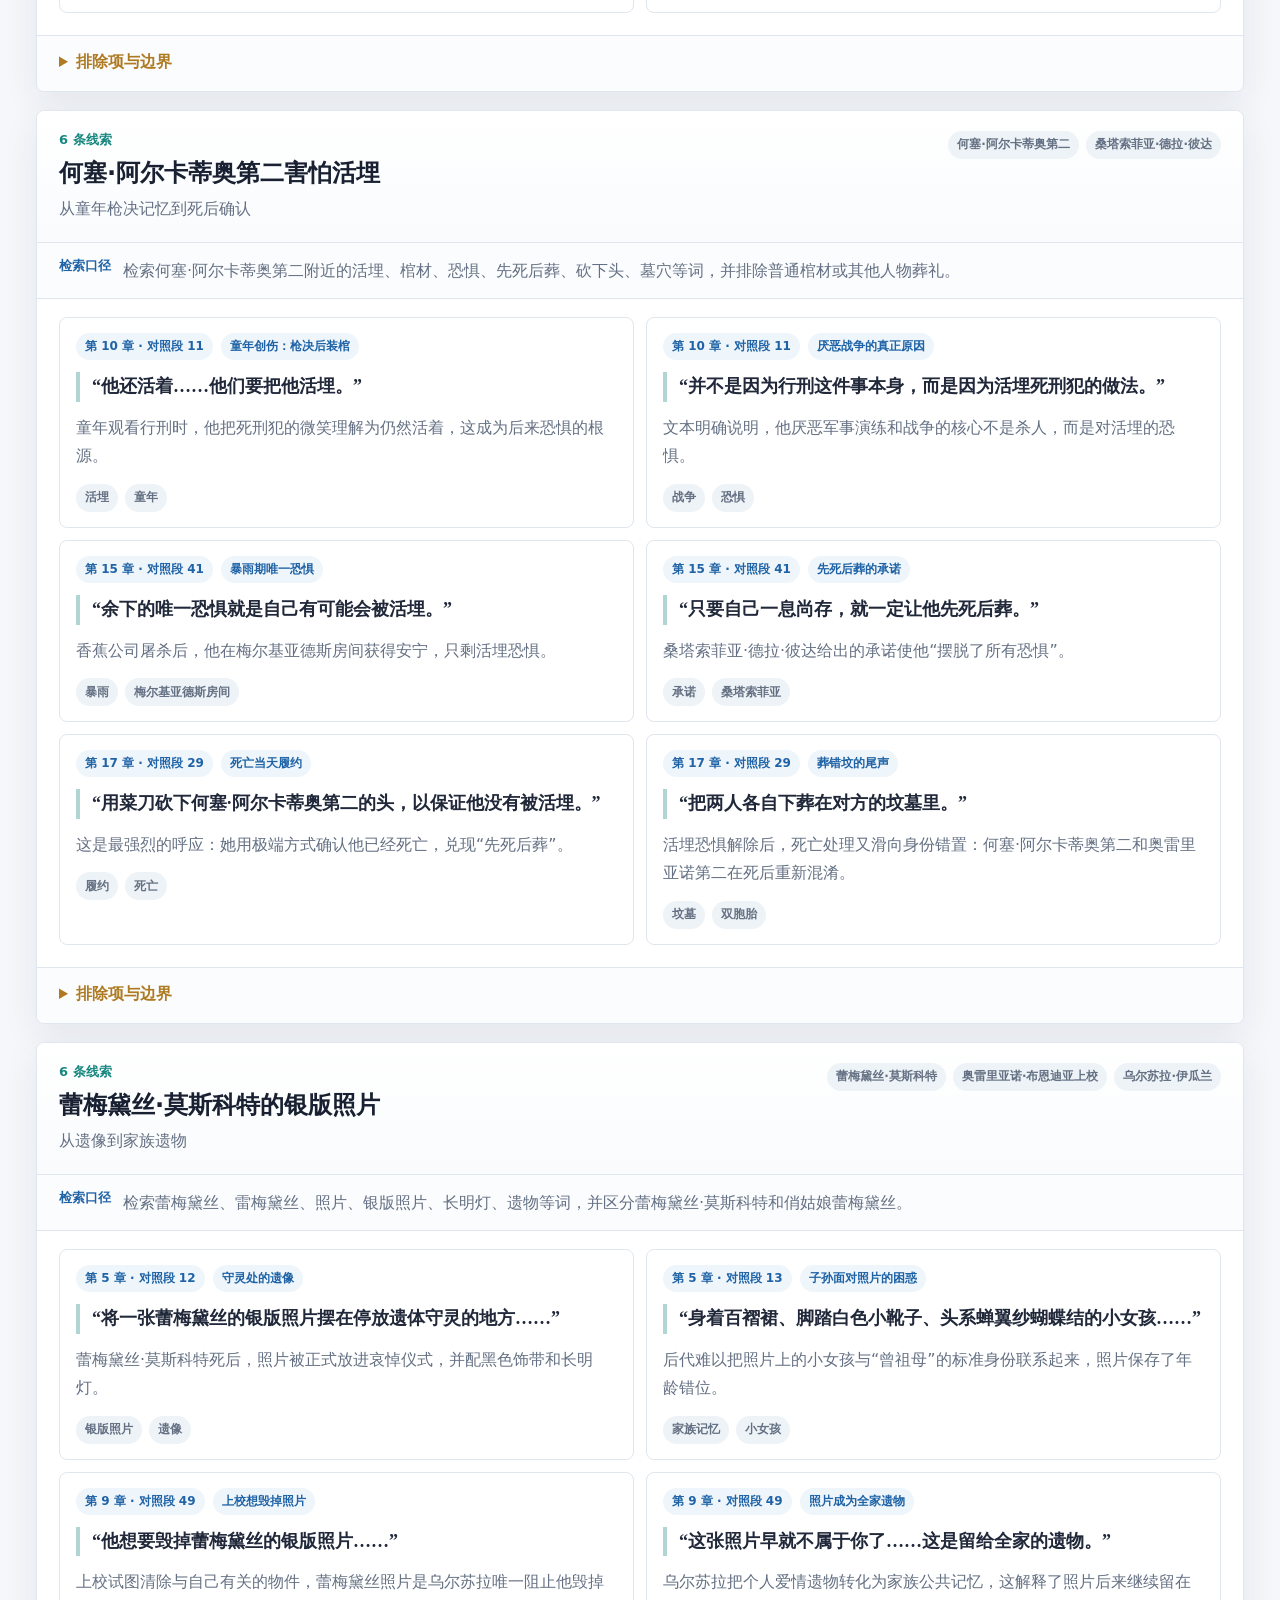
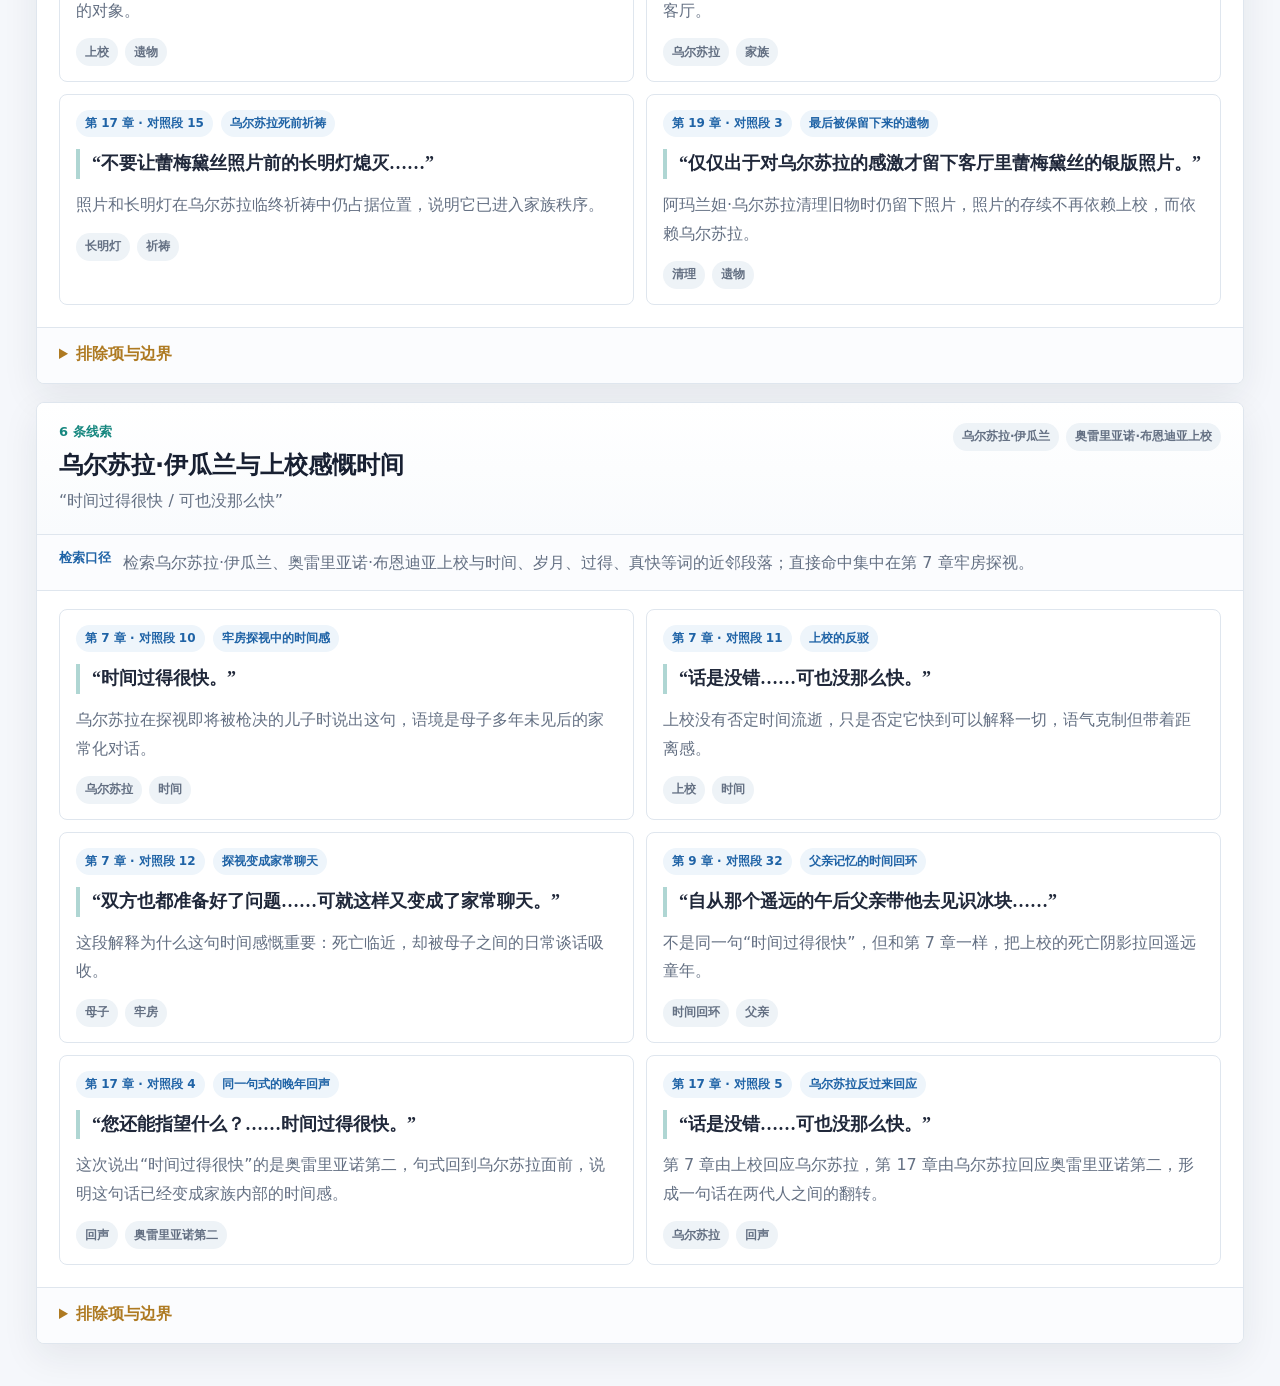
<file: motifs/index.html>
<!doctype html>
<html lang="zh-CN">
  <head>
    <meta charset="utf-8" />
    <meta name="viewport" content="width=device-width, initial-scale=1" />
    <title>《百年孤独》主题线索</title>
    <link rel="icon" type="image/png" sizes="64x64" href="../assets/favicon.png" />
    <link rel="apple-touch-icon" href="../assets/apple-touch-icon.png" />
    <link rel="stylesheet" href="./styles.css" />
    <script src="./data.js" defer></script>
    <script src="./app.js" defer></script>
  </head>
  <body>
    <header class="app-header">
      <div class="header-copy">
        <a class="home-link" href="../">返回入口</a>
        <p class="eyebrow">Motif Threads</p>
        <h1>《百年孤独》主题线索</h1>
        <p class="lede">
          按人物、意象和叙事回环整理新版中文文本中的主题线索。每条保留章节与对照段定位、短摘录和判断说明，方便回到 EPUB 或对照数据核对上下文。
        </p>
      </div>
      <div class="header-facts" aria-label="数据概览">
        <div>
          <span id="fact-themes">--</span>
          <small>主题</small>
        </div>
        <div>
          <span id="fact-entries">--</span>
          <small>线索</small>
        </div>
        <div>
          <span id="fact-chapters">--</span>
          <small>涉及章节</small>
        </div>
      </div>
    </header>

    <main>
      <section class="notice" aria-label="内容说明">
        <strong>摘录口径</strong>
        <p>
          页面只放能够定位原文的短摘录，完整上下文请按“第几章 / 对照段”回到 EPUB 或
          <code>data/bilingual/aligned_paragraphs.json</code> 查看。
        </p>
      </section>

      <section class="controls-band" aria-label="筛选和搜索">
        <div class="search-box">
          <label for="search-input">搜索</label>
          <input id="search-input" type="search" placeholder="人物、主题、摘录、说明" autocomplete="off" />
        </div>
        <div class="control-group">
          <label for="theme-filter">主题</label>
          <select id="theme-filter"></select>
        </div>
      </section>

      <section class="kpi-grid" id="kpi-grid" aria-label="主题概览"></section>
      <section class="theme-tabs" id="theme-tabs" aria-label="主题导航"></section>
      <section class="theme-list" id="theme-list" aria-label="主题线索列表"></section>
    </main>
  </body>
</html>
</file>
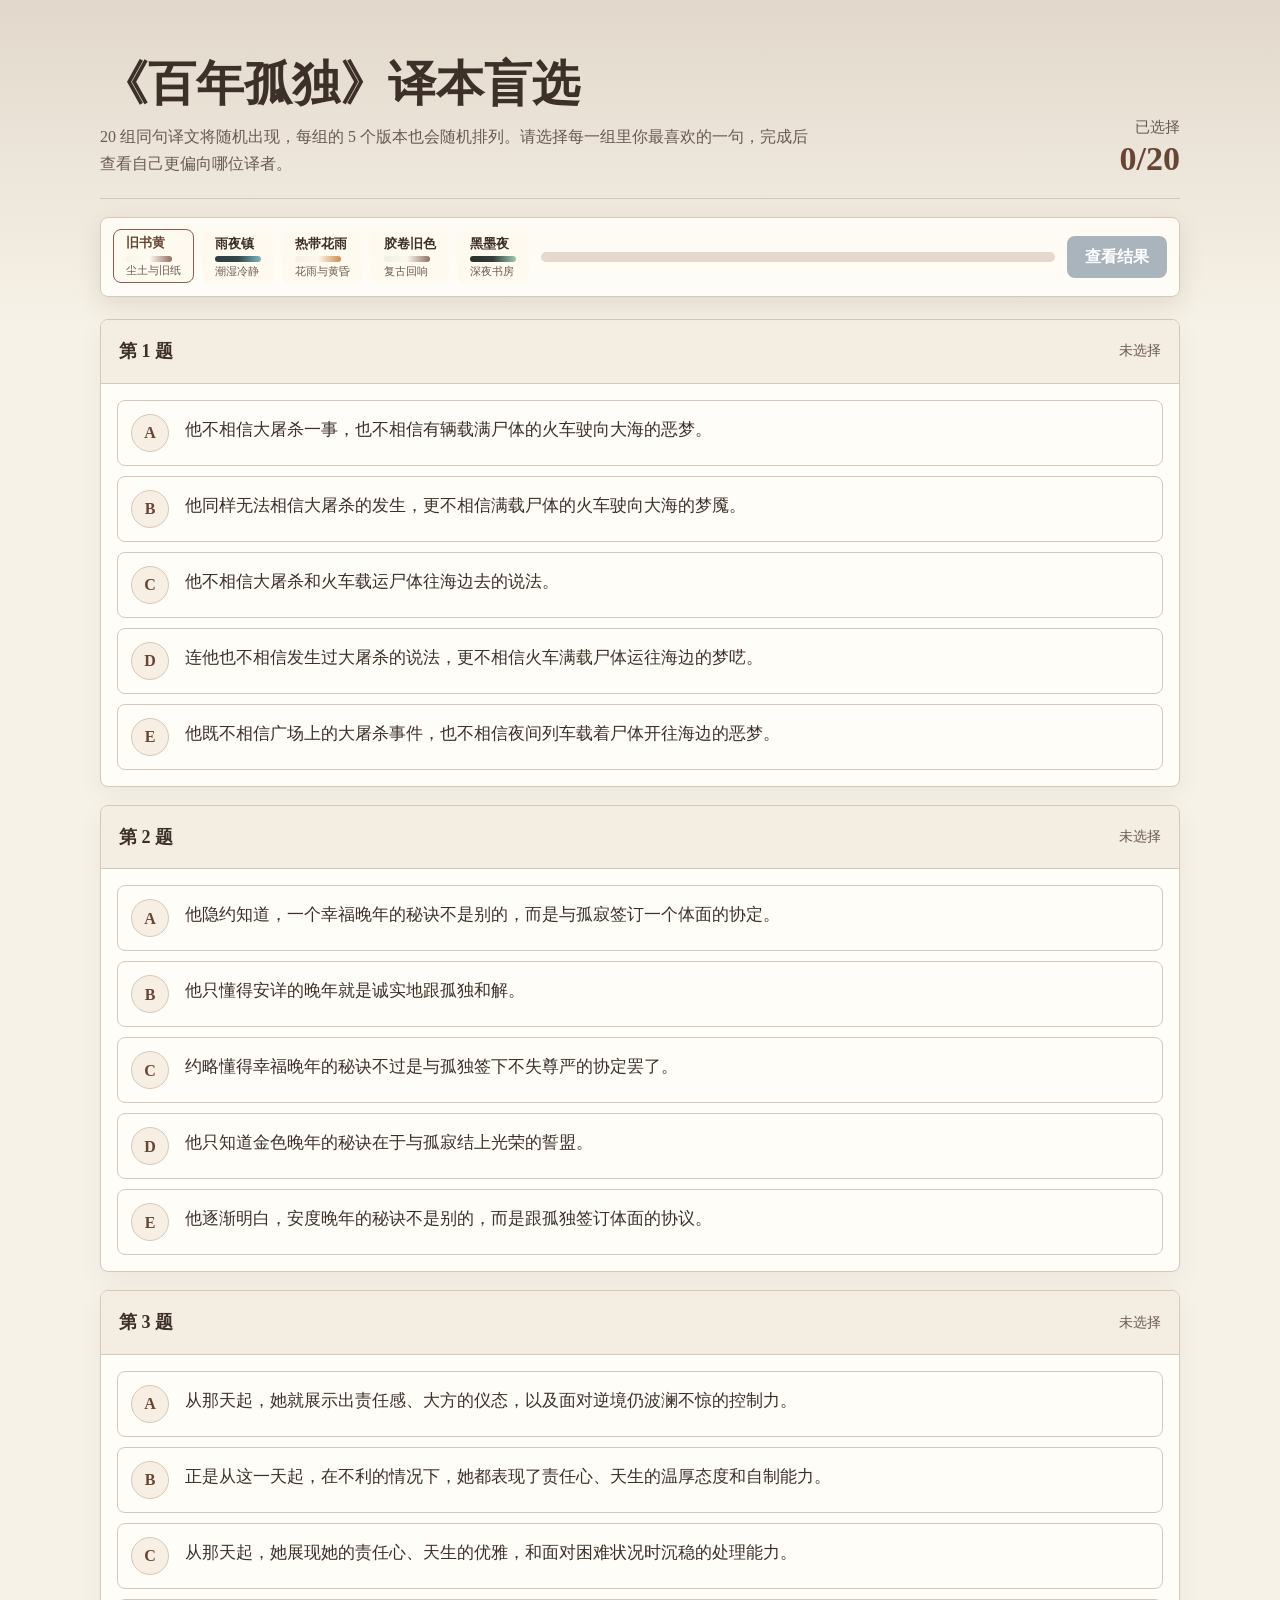
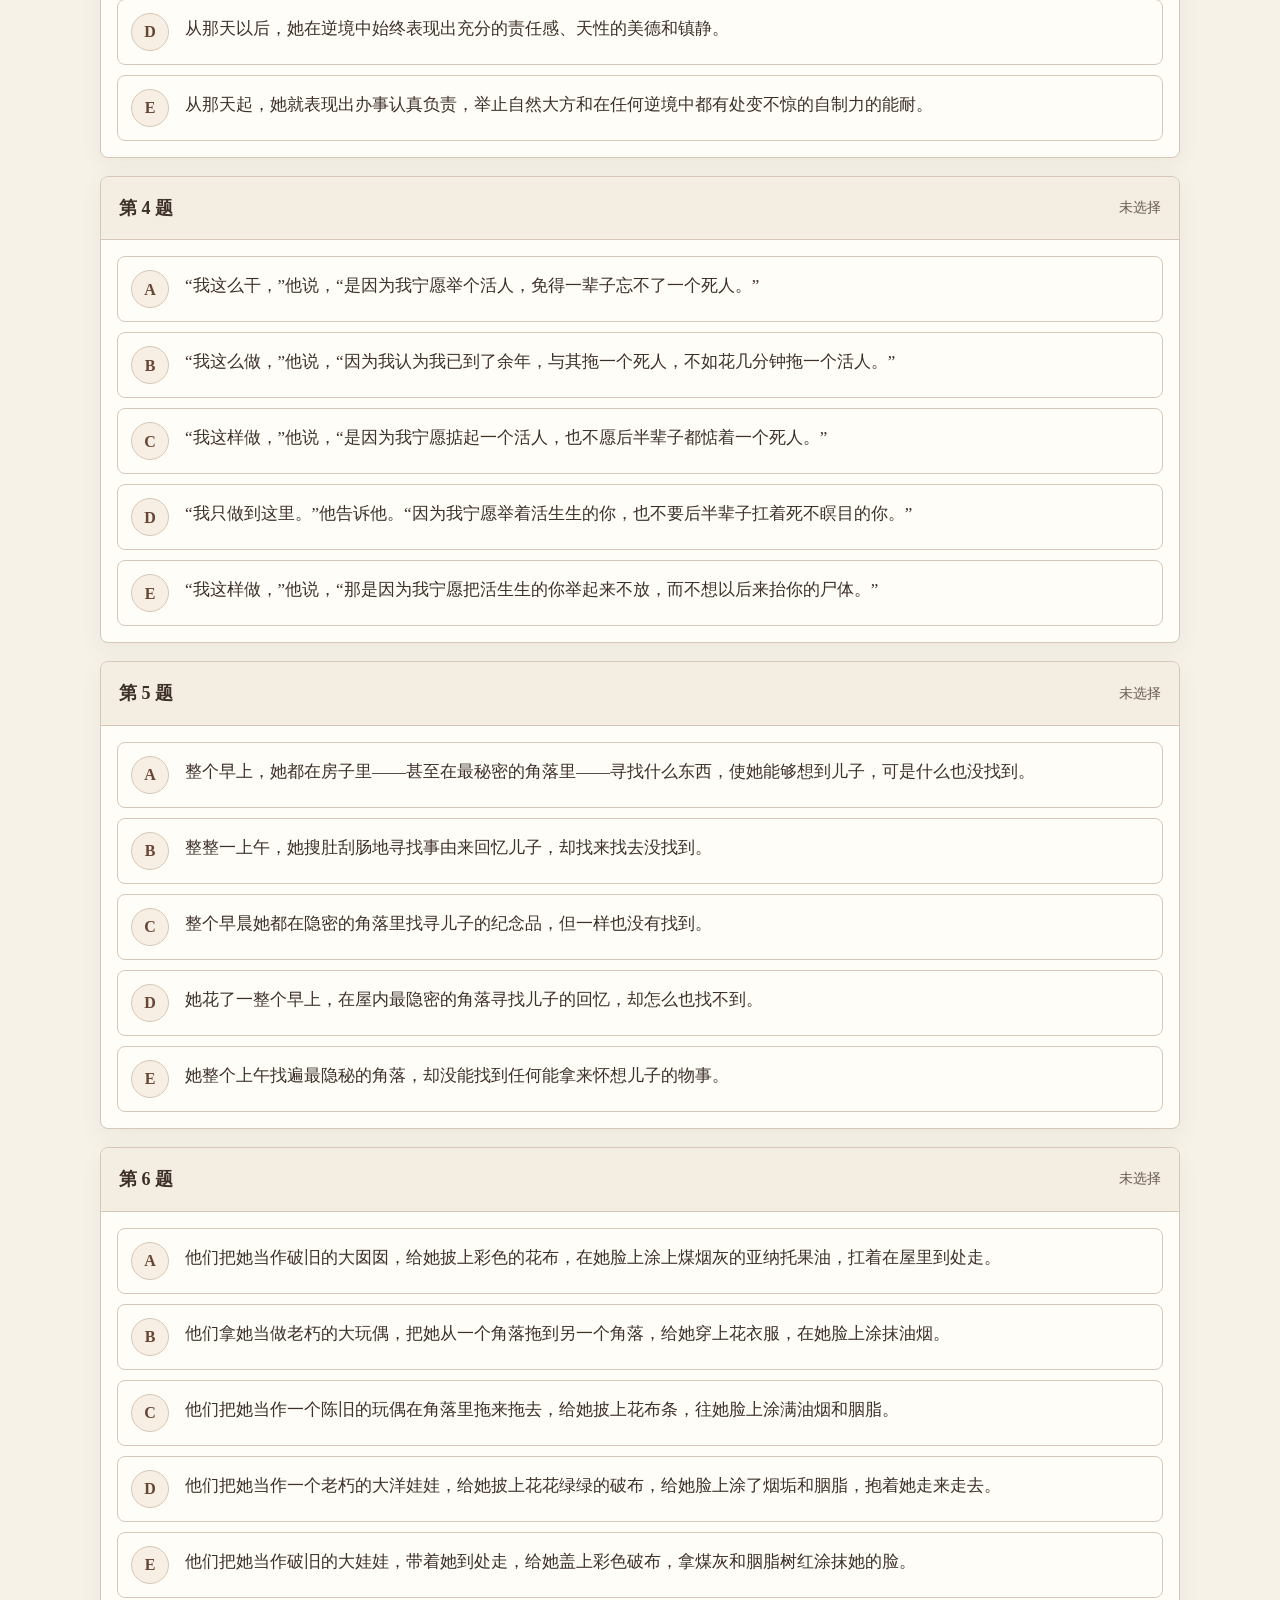
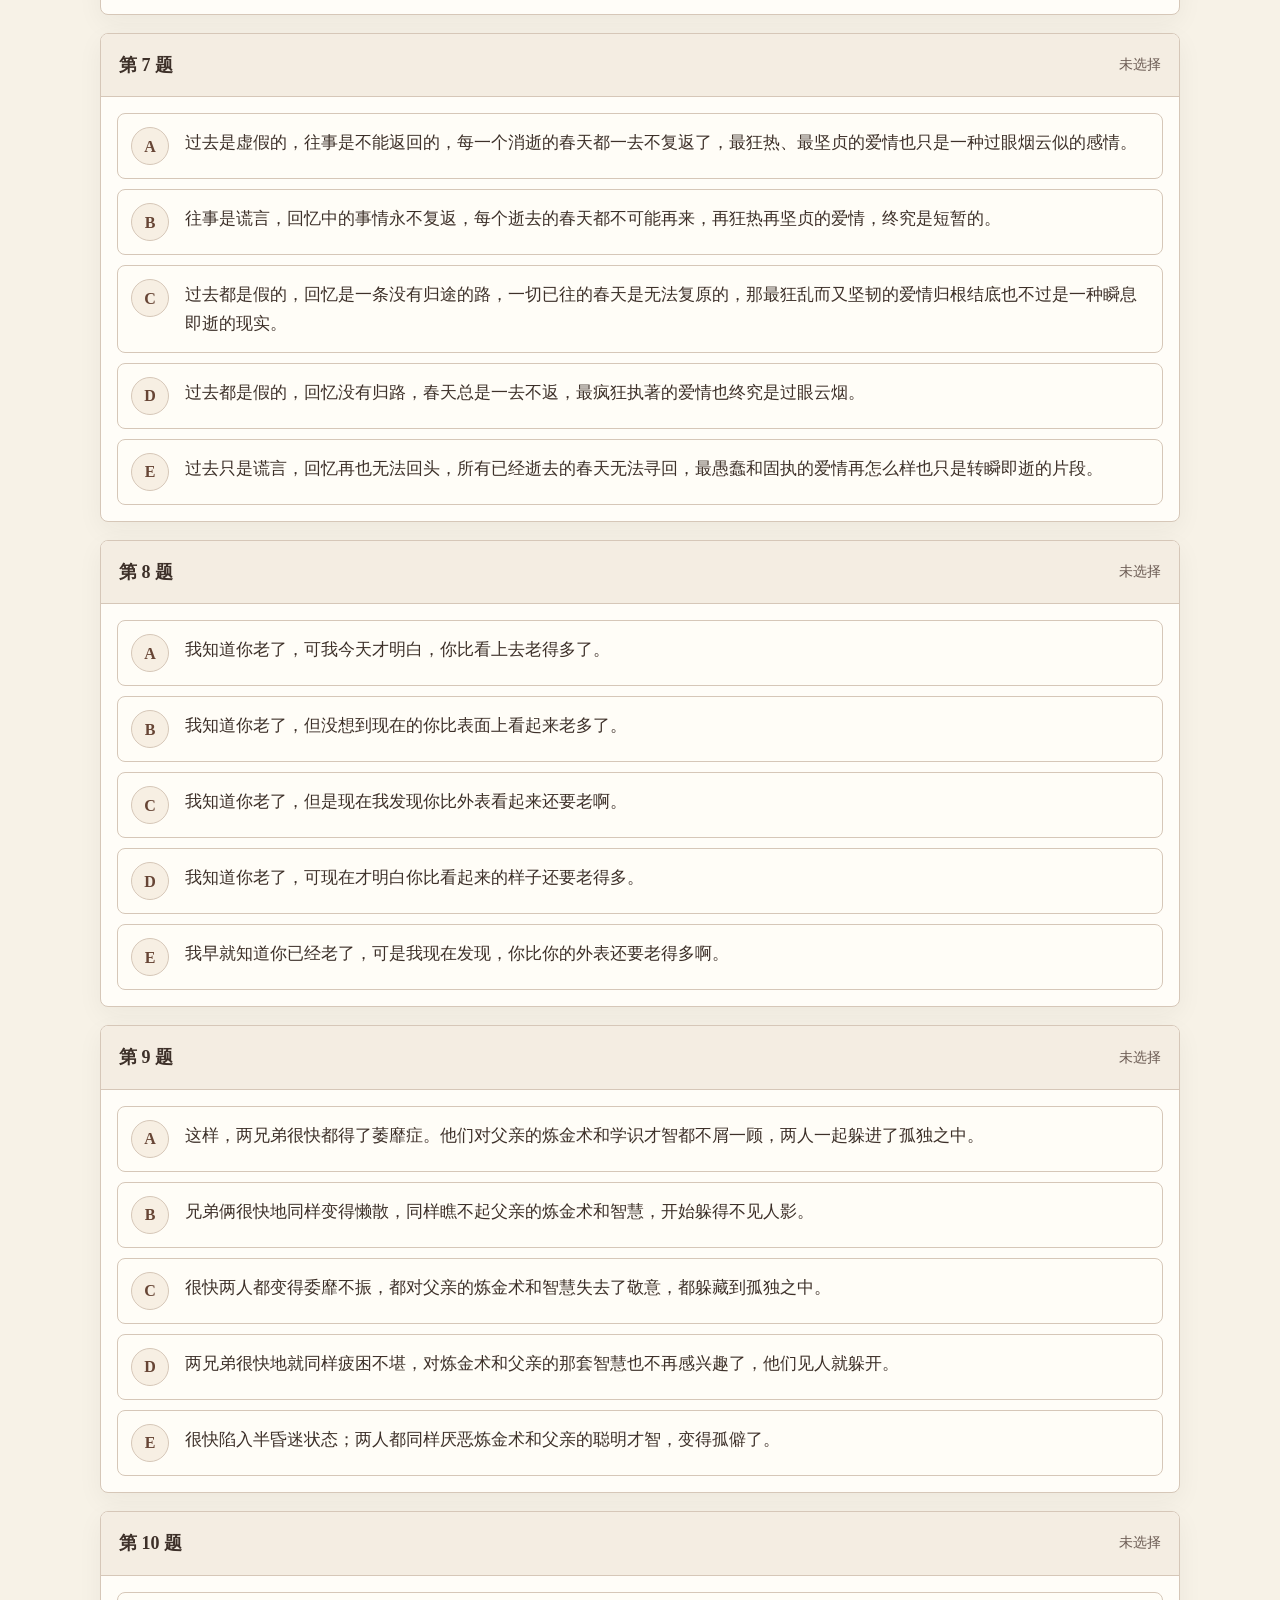
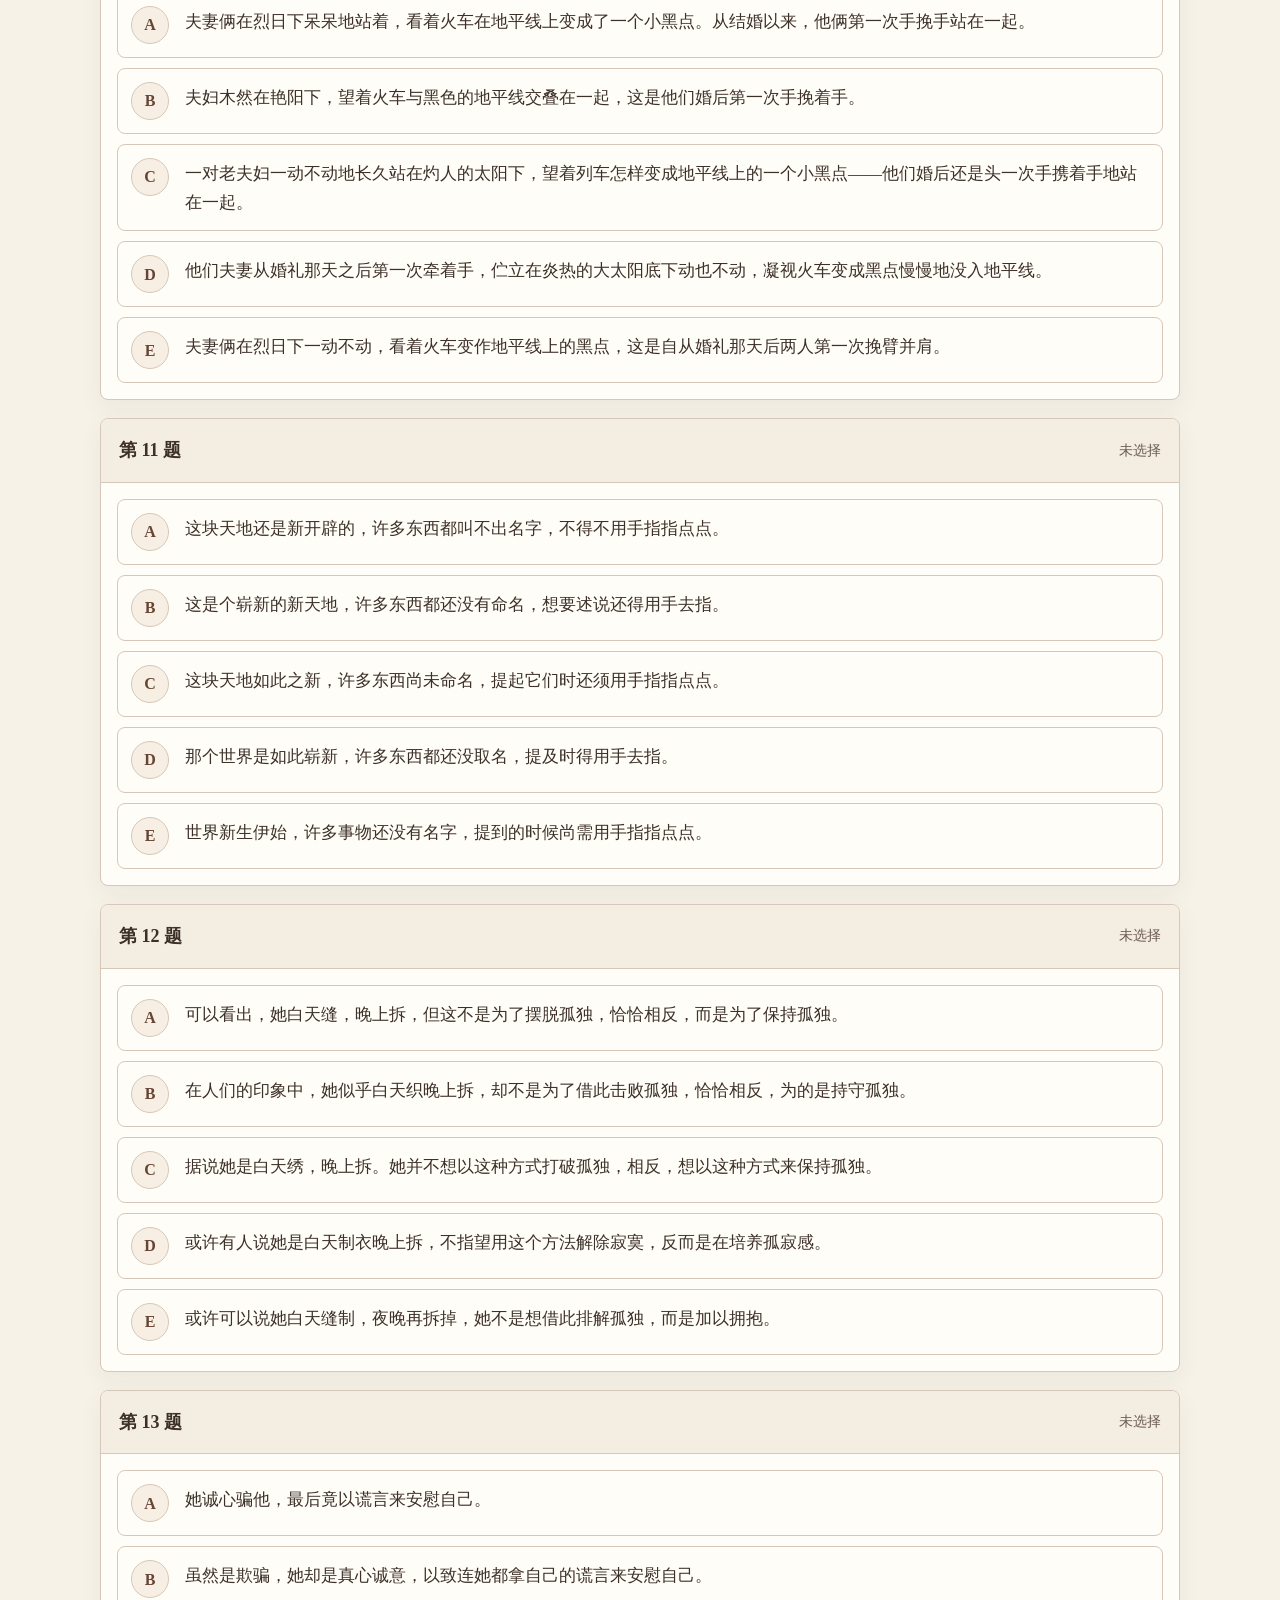
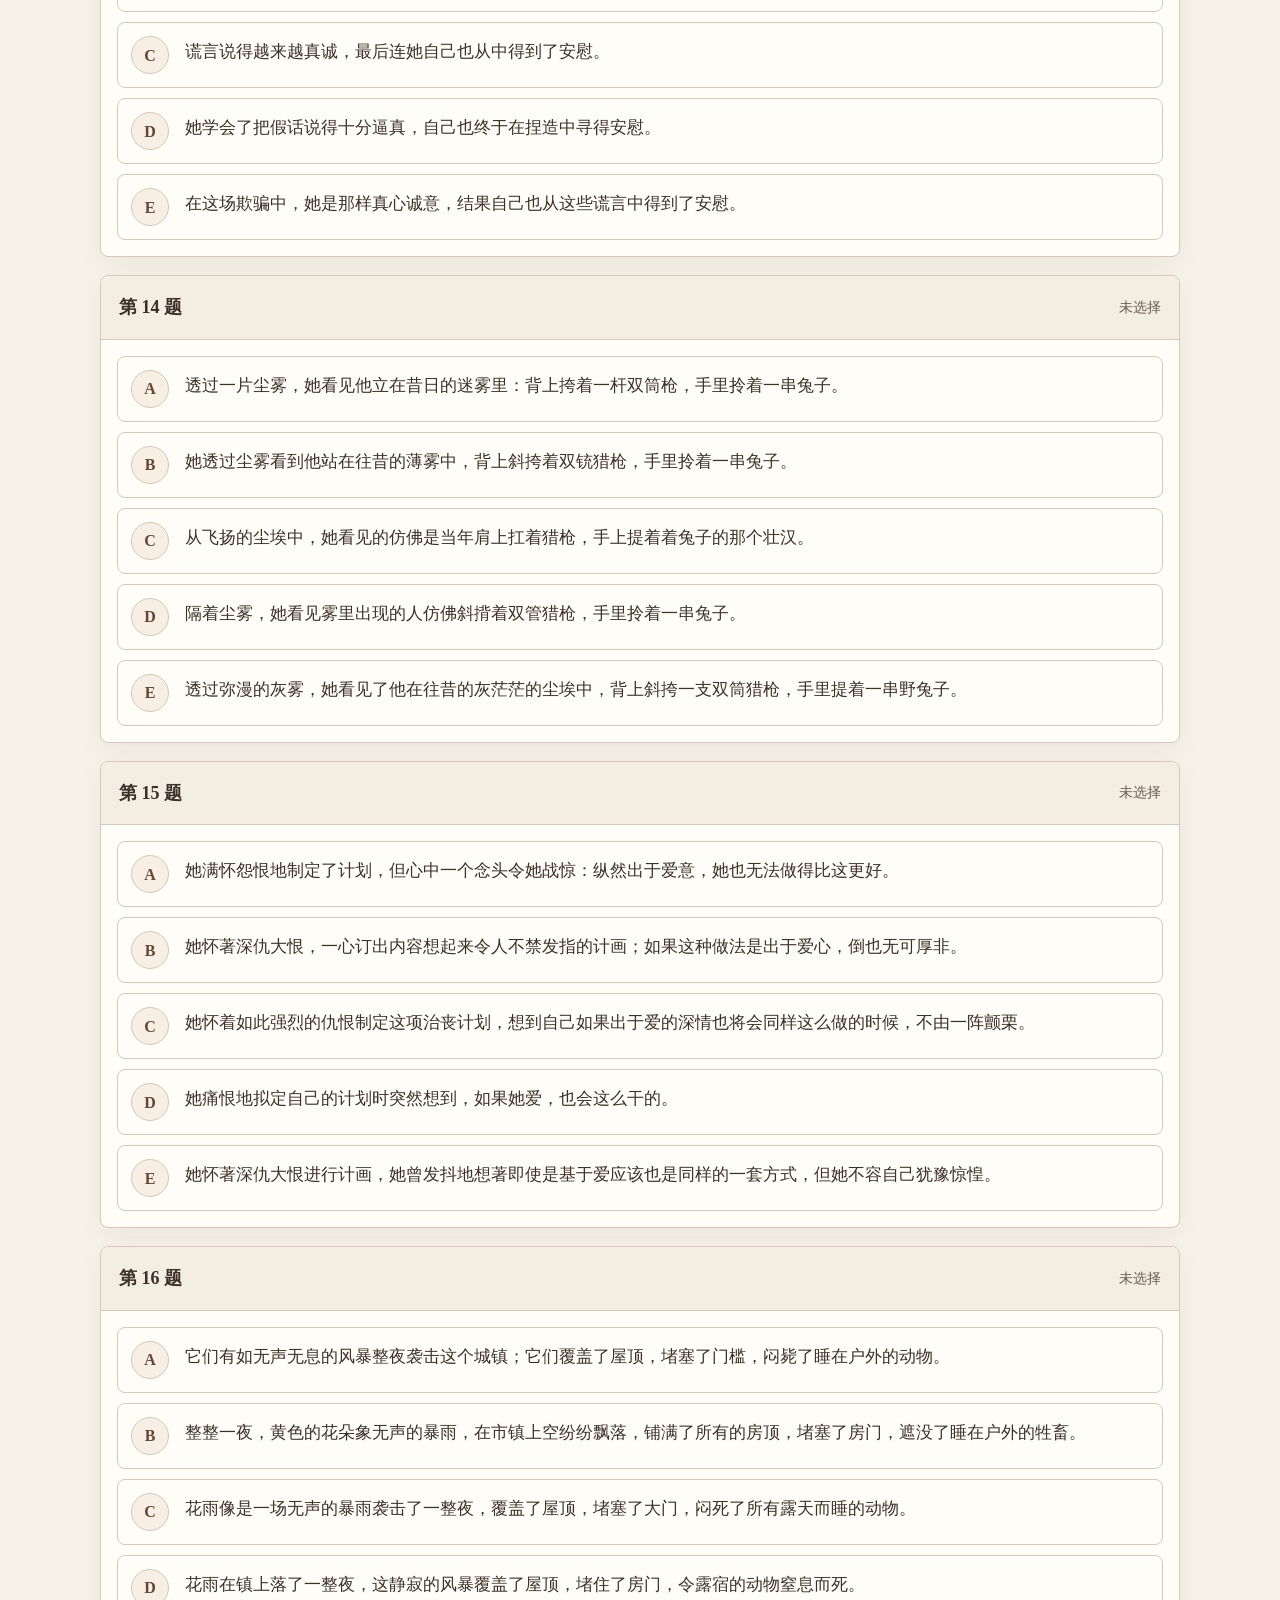
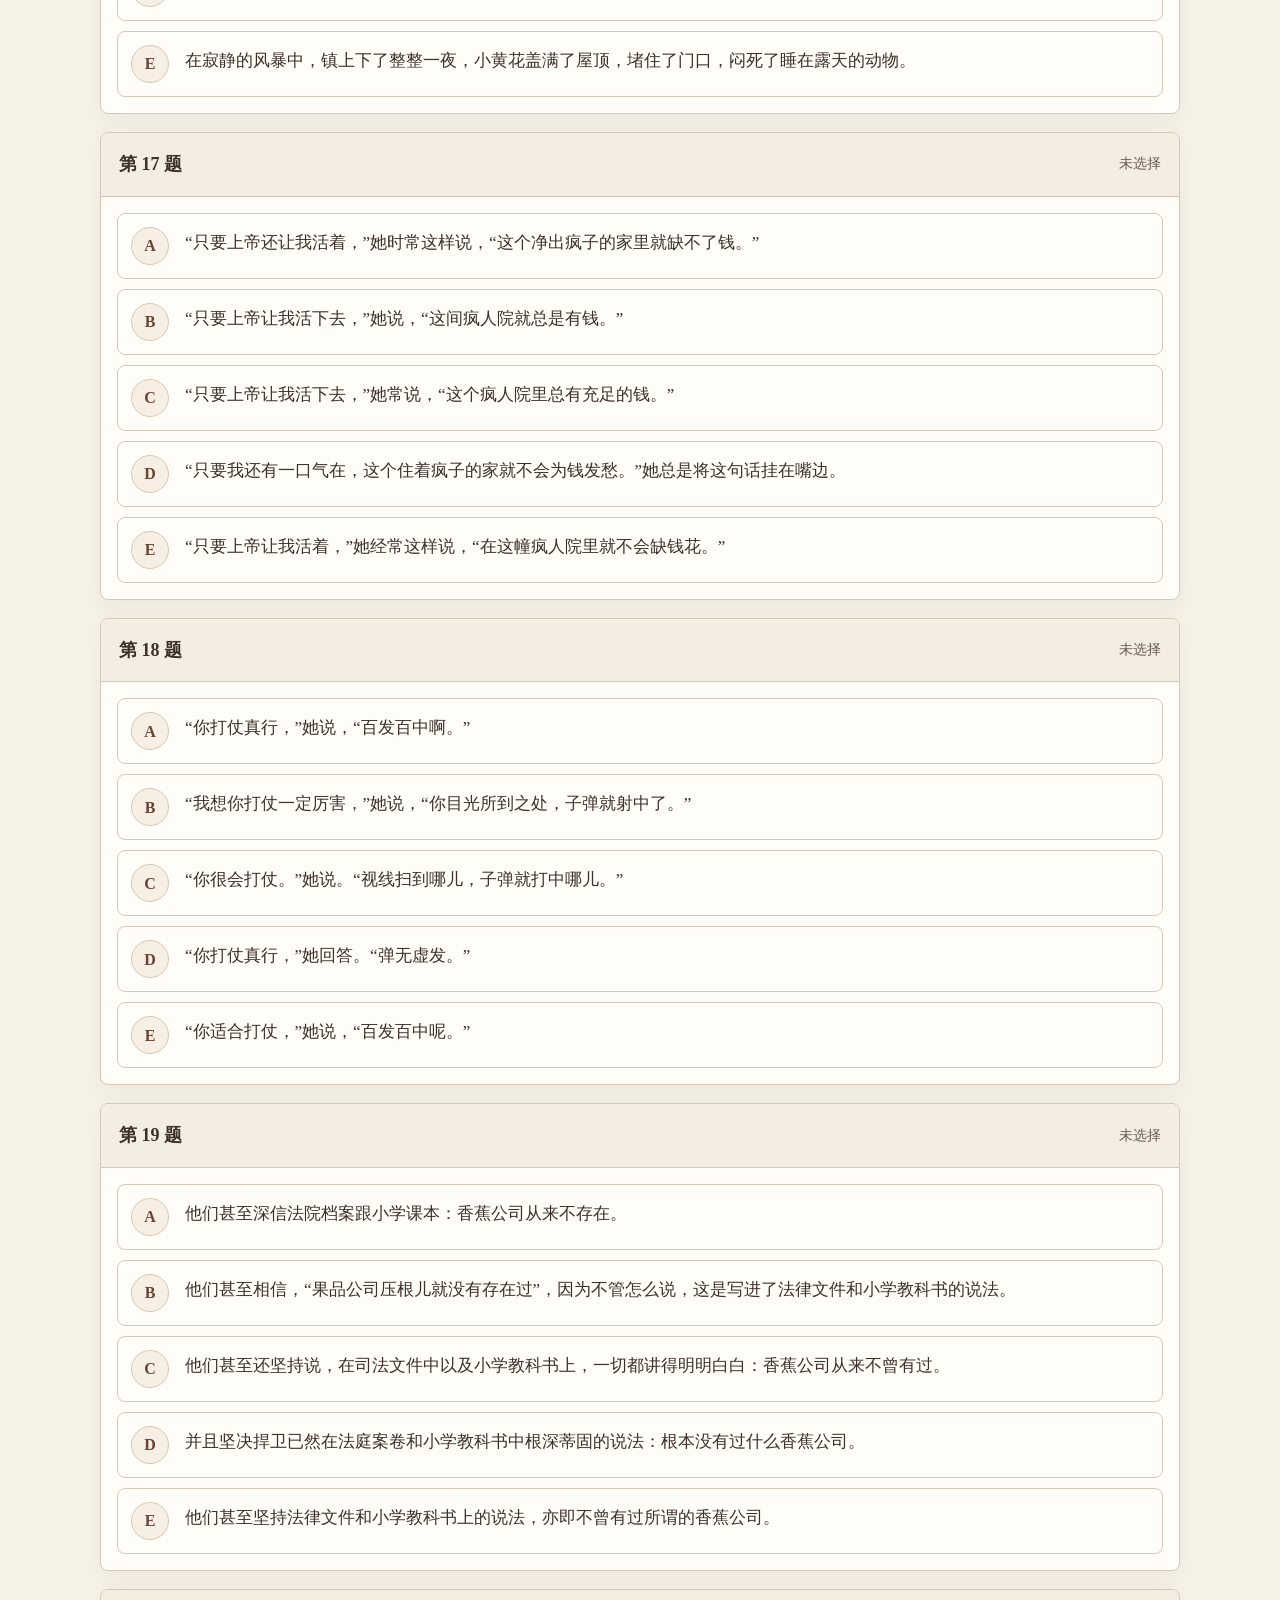
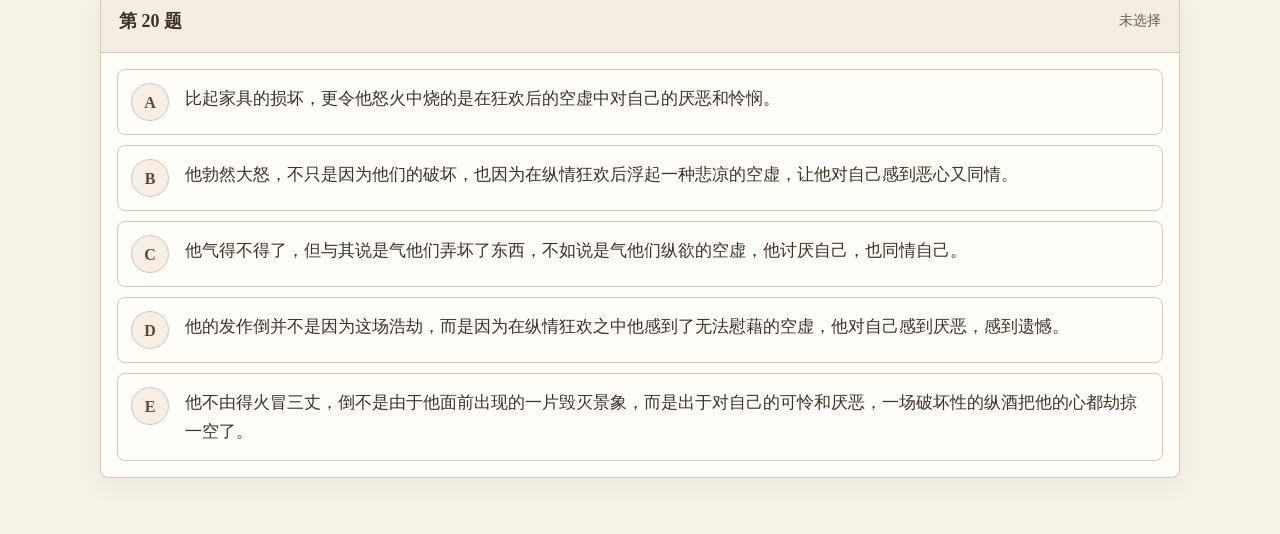
<file: 百年孤独译本盲选.html>
<!doctype html>
<html lang="zh-CN">
<head>
  <meta charset="utf-8">
  <meta name="viewport" content="width=device-width, initial-scale=1">
  <title>《百年孤独》译本盲选</title>
  <style>
    :root {
      color-scheme: light;
      --ink: #202124;
      --muted: #666f7a;
      --line: #d9dee7;
      --paper: #f7f4ec;
      --paper-overlay: linear-gradient(180deg, rgba(31, 111, 120, 0.08), transparent 330px);
      --panel: #fefdf8;
      --panel-soft: #f3efe7;
      --accent: #1f6f78;
      --accent-strong: #164f56;
      --warm: #b95d34;
      --good: #ecf4f2;
      --toolbar-bg: rgba(255, 255, 255, 0.92);
      --toolbar-shadow: 0 8px 24px rgba(34, 39, 46, 0.06);
      --surface: #fff;
      --surface-soft: #f7f9f8;
      --option-bg: #fff;
      --option-hover-shadow: 0 6px 18px rgba(31, 111, 120, 0.08);
      --option-checked-shadow: 0 8px 22px rgba(31, 111, 120, 0.12);
      --progress-bg: #e8edf0;
      --letter-bg: #f7faf9;
      --winner-start: rgba(31, 111, 120, 0.12);
      --winner-end: rgba(185, 93, 52, 0.13);
      --bar-bg: #e9edf0;
      --shadow: 0 14px 40px rgba(34, 39, 46, 0.12);
      --choice-gap: 10px;
    }

    body[data-theme="parchment"] {
      --ink: #3d3029;
      --muted: #6a5a52;
      --line: #d6c7b8;
      --paper: #f7f2e7;
      --paper-overlay: linear-gradient(180deg, rgba(114, 83, 58, 0.16), transparent 330px);
      --panel: #fffdf8;
      --panel-soft: #f4ede2;
      --accent: #835f4f;
      --accent-strong: #674535;
      --warm: #a65c3a;
      --good: #eee5d9;
      --toolbar-bg: rgba(255, 253, 248, 0.9);
      --toolbar-shadow: 0 8px 24px rgba(73, 59, 45, 0.12);
      --surface: #fffaf0;
      --surface-soft: #f6efe2;
      --option-bg: #fffdf7;
      --option-hover-shadow: 0 6px 18px rgba(124, 93, 74, 0.14);
      --option-checked-shadow: 0 8px 20px rgba(124, 93, 74, 0.16);
      --progress-bg: #e5d8cc;
      --letter-bg: #f7efe3;
      --winner-start: rgba(130, 95, 79, 0.16);
      --winner-end: rgba(166, 92, 58, 0.15);
      --bar-bg: #e2d3c5;
      --choice-gap: 8px;
    }

    body[data-theme="rain"] {
      --ink: #d2dfde;
      --muted: #9fabae;
      --line: #314f56;
      --paper: #182a2f;
      --paper-overlay: linear-gradient(180deg, rgba(8, 38, 46, 0.7), transparent 330px);
      --panel: #1f3239;
      --panel-soft: #283f47;
      --accent: #6bb0bf;
      --accent-strong: #98d3e0;
      --warm: #cc8f57;
      --good: rgba(107, 176, 191, 0.12);
      --toolbar-bg: rgba(23, 38, 43, 0.92);
      --toolbar-shadow: 0 8px 24px rgba(0, 0, 0, 0.35);
      --surface: #23363d;
      --surface-soft: #2d4a54;
      --option-bg: #21363d;
      --option-hover-shadow: 0 6px 18px rgba(15, 35, 40, 0.45);
      --option-checked-shadow: 0 8px 22px rgba(15, 35, 40, 0.5);
      --progress-bg: #2c4a54;
      --letter-bg: #223f4a;
      --winner-start: rgba(107, 176, 191, 0.18);
      --winner-end: rgba(204, 143, 87, 0.22);
      --bar-bg: #24414b;
      --choice-gap: 10px;
    }

    body[data-theme="tropical"] {
      --ink: #2d2218;
      --muted: #5c4d3f;
      --line: #d4b48f;
      --paper: #f5efe2;
      --paper-overlay: linear-gradient(180deg, rgba(199, 125, 60, 0.16), transparent 330px);
      --panel: #fff7ec;
      --panel-soft: #f8efe2;
      --accent: #9c5636;
      --accent-strong: #7a3f25;
      --warm: #c98036;
      --good: #f4e8d7;
      --toolbar-bg: rgba(255, 250, 244, 0.94);
      --toolbar-shadow: 0 8px 24px rgba(111, 69, 36, 0.15);
      --surface: #fff9f0;
      --surface-soft: #f5e8d7;
      --option-bg: #fff9ef;
      --option-hover-shadow: 0 6px 18px rgba(166, 119, 75, 0.24);
      --option-checked-shadow: 0 8px 22px rgba(166, 119, 75, 0.28);
      --progress-bg: #ebd6ba;
      --letter-bg: #f7e8d3;
      --winner-start: rgba(156, 86, 54, 0.16);
      --winner-end: rgba(201, 128, 54, 0.18);
      --bar-bg: #e3ccb0;
      --choice-gap: 10px;
    }

    body[data-theme="film"] {
      --ink: #342d26;
      --muted: #6b6259;
      --line: #d0c5b8;
      --paper: #f1ede3;
      --paper-overlay: linear-gradient(180deg, rgba(128, 111, 95, 0.14), transparent 330px);
      --panel: #fbf7f0;
      --panel-soft: #f1e6d4;
      --accent: #7f6350;
      --accent-strong: #5f4332;
      --warm: #b17a46;
      --good: #ece4d9;
      --toolbar-bg: rgba(252, 247, 239, 0.92);
      --toolbar-shadow: 0 8px 24px rgba(56, 47, 39, 0.14);
      --surface: #fff9ef;
      --surface-soft: #f6ecde;
      --option-bg: #fff9ef;
      --option-hover-shadow: 0 6px 18px rgba(122, 99, 80, 0.14);
      --option-checked-shadow: 0 8px 22px rgba(122, 99, 80, 0.2);
      --progress-bg: #ddcfbe;
      --letter-bg: #f3eadc;
      --winner-start: rgba(127, 99, 80, 0.16);
      --winner-end: rgba(177, 122, 70, 0.18);
      --bar-bg: #e1d4c1;
      --choice-gap: 8px;
    }

    body[data-theme="ink"] {
      --ink: #f4f0e8;
      --muted: #c6bfb4;
      --line: #3f4d44;
      --paper: #121a17;
      --paper-overlay: linear-gradient(180deg, rgba(0, 0, 0, 0.55), transparent 330px);
      --panel: #1f2925;
      --panel-soft: #2a3833;
      --accent: #8fc6ad;
      --accent-strong: #a8ddc4;
      --warm: #f0a06b;
      --good: rgba(143, 198, 173, 0.14);
      --toolbar-bg: rgba(31, 41, 37, 0.94);
      --toolbar-shadow: 0 8px 24px rgba(0, 0, 0, 0.45);
      --surface: #25322d;
      --surface-soft: #2e3d37;
      --option-bg: #283631;
      --option-hover-shadow: 0 6px 18px rgba(0, 0, 0, 0.45);
      --option-checked-shadow: 0 8px 20px rgba(0, 0, 0, 0.5);
      --progress-bg: #2f3f39;
      --letter-bg: #2b3a34;
      --winner-start: rgba(143, 198, 173, 0.16);
      --winner-end: rgba(240, 160, 107, 0.2);
      --bar-bg: #2f443d;
      --choice-gap: 10px;
    }

    * {
      box-sizing: border-box;
    }

    body {
      margin: 0;
      min-height: 100vh;
      background: var(--paper-overlay), var(--paper);
      color: var(--ink);
      font-family: "Noto Serif SC", "Source Han Serif CN", "Source Han Serif SC", "PingFang SC", "SimSun", serif;
      line-height: 1.7;
    }

    main {
      width: min(1080px, calc(100% - 32px));
      margin: 0 auto;
      padding: 34px 0 56px;
    }

    header {
      display: grid;
      grid-template-columns: 1fr auto;
      gap: 22px;
      align-items: end;
      padding: 22px 0 20px;
      border-bottom: 1px solid var(--line);
    }

    h1 {
      margin: 0;
      font-size: clamp(28px, 4vw, 48px);
      line-height: 1.15;
      font-weight: 780;
      letter-spacing: 0;
    }

    .intro {
      margin: 12px 0 0;
      max-width: 720px;
      color: var(--muted);
      font-size: 16px;
    }

    .meter {
      min-width: 180px;
      text-align: right;
      color: var(--muted);
      font-size: 15px;
    }

    .meter strong {
      display: block;
      color: var(--accent-strong);
      font-size: 34px;
      line-height: 1.1;
    }

    .toolbar {
      position: sticky;
      top: 0;
      z-index: 5;
      display: flex;
      gap: 12px;
      align-items: center;
      justify-content: space-between;
      margin: 18px 0 22px;
      padding: 12px;
      border: 1px solid var(--line);
      border-radius: 8px;
      background: var(--toolbar-bg);
      backdrop-filter: blur(10px);
      box-shadow: var(--toolbar-shadow);
      flex-wrap: wrap;
    }

    .theme-picker {
      display: flex;
      align-items: stretch;
      flex-wrap: wrap;
      gap: var(--choice-gap);
    }

    .theme-btn {
      min-height: 40px;
      padding: 6px 12px;
      border: 1px solid transparent;
      border-radius: 8px;
      font-size: 13px;
      line-height: 1.1;
      background: var(--surface);
      color: var(--ink);
      display: inline-grid;
      align-content: center;
      justify-items: start;
      text-align: left;
      cursor: pointer;
      transition: border-color 160ms ease, transform 160ms ease;
    }

    .theme-btn.active {
      border-color: var(--accent);
      color: var(--accent-strong);
      transform: translateY(-1px);
    }

    .theme-btn .label {
      font-weight: 680;
    }

    .theme-swatch {
      margin-top: 5px;
      height: 6px;
      width: 46px;
      border-radius: 999px;
      background: linear-gradient(90deg, var(--s1), var(--s2), var(--s3));
      opacity: 0.9;
    }

    .theme-btn .desc {
      margin-top: 3px;
      color: var(--muted);
      font-size: 11px;
      font-weight: 500;
    }

    .progress {
      flex: 1;
      height: 10px;
      overflow: hidden;
      border-radius: 999px;
      min-width: 180px;
      background: var(--progress-bg);
    }

    .progress span {
      display: block;
      width: 0;
      height: 100%;
      border-radius: inherit;
      background: linear-gradient(90deg, var(--accent), var(--warm));
      transition: width 180ms ease;
    }

    button {
      min-height: 42px;
      border: 0;
      border-radius: 8px;
      padding: 0 18px;
      background: var(--accent);
      color: #fff;
      font: inherit;
      font-weight: 680;
      cursor: pointer;
    }

    button:hover {
      background: var(--accent-strong);
    }

    button:disabled {
      cursor: not-allowed;
      background: #aab4bd;
    }

    .ghost {
      border: 1px solid var(--line);
      background: var(--surface);
      color: var(--ink);
    }

    .ghost:hover {
      background: var(--surface-soft);
    }

    .quiz {
      display: grid;
      gap: 18px;
    }

    .question {
      border: 1px solid var(--line);
      border-radius: 8px;
      background: var(--panel);
      box-shadow: 0 8px 26px rgba(34, 39, 46, 0.05);
      overflow: hidden;
    }

    .question-head {
      display: flex;
      align-items: center;
      justify-content: space-between;
      gap: 14px;
      padding: 16px 18px;
      border-bottom: 1px solid var(--line);
      background: var(--panel-soft);
    }

    .question-title {
      margin: 0;
      font-size: 18px;
      font-weight: 760;
    }

    .status {
      color: var(--muted);
      font-size: 14px;
      white-space: nowrap;
    }

    .options {
      display: grid;
      gap: 10px;
      padding: 16px;
    }

    .option {
      display: grid;
      grid-template-columns: 42px 1fr;
      gap: 12px;
      align-items: start;
      min-height: 64px;
      padding: 13px;
      border: 1px solid var(--line);
      border-radius: 8px;
      background: var(--option-bg);
      cursor: pointer;
      transition: border-color 140ms ease, background 140ms ease, box-shadow 140ms ease;
    }

    .option:hover {
      border-color: rgba(31, 111, 120, 0.45);
      box-shadow: var(--option-hover-shadow);
    }

    .option input {
      position: absolute;
      opacity: 0;
      pointer-events: none;
    }

    .letter {
      display: grid;
      place-items: center;
      width: 38px;
      height: 38px;
      border: 1px solid var(--line);
      border-radius: 50%;
      color: var(--accent-strong);
      font-weight: 760;
      background: var(--letter-bg);
    }

    .text {
      padding-top: 2px;
      font-size: 17px;
    }

    .option:has(input:checked) {
      border-color: var(--accent);
      background: var(--good);
      box-shadow: var(--option-checked-shadow);
    }

    .option:has(input:checked) .letter {
      border-color: var(--accent);
      background: var(--accent);
      color: #fff;
    }

    .results {
      display: none;
      margin-top: 24px;
      border: 1px solid var(--line);
      border-radius: 8px;
      background: var(--surface);
      box-shadow: var(--shadow);
      overflow: hidden;
    }

    .results.show {
      display: block;
    }

    .winner {
      padding: 24px;
      background: linear-gradient(135deg, var(--winner-start), var(--winner-end));
      border-bottom: 1px solid var(--line);
    }

    .winner-label {
      margin: 0;
      color: var(--muted);
      font-size: 15px;
      font-weight: 680;
    }

    .winner-name {
      margin: 4px 0 0;
      color: var(--accent-strong);
      font-size: clamp(28px, 5vw, 46px);
      line-height: 1.16;
      font-weight: 800;
    }

    .winner-note {
      margin: 8px 0 0;
      color: var(--ink);
    }

    .scoreboard {
      display: grid;
      gap: 14px;
      padding: 22px;
    }

    .score {
      display: grid;
      grid-template-columns: minmax(92px, 140px) 1fr 48px;
      gap: 14px;
      align-items: center;
    }

    .name {
      font-weight: 720;
    }

    .bar {
      height: 16px;
      border-radius: 999px;
      background: var(--bar-bg);
      overflow: hidden;
    }

    .bar span {
      display: block;
      height: 100%;
      width: 0;
      border-radius: inherit;
      background: var(--accent);
    }

    .score.top .bar span {
      background: var(--warm);
    }

    .count {
      text-align: right;
      font-weight: 760;
    }

    .answers {
      display: grid;
      gap: 8px;
      padding: 0 22px 22px;
      color: var(--muted);
      font-size: 14px;
    }

    .actions {
      display: flex;
      gap: 12px;
      justify-content: flex-end;
      padding: 0 22px 22px;
    }

    @media (max-width: 720px) {
      main {
        width: min(100% - 20px, 1080px);
        padding-top: 18px;
      }

      header {
        grid-template-columns: 1fr;
      }

      .meter {
        text-align: left;
      }

      .toolbar {
        align-items: stretch;
        flex-direction: column;
      }

      .theme-picker {
        width: 100%;
      }

      .theme-btn {
        flex: 1 1 calc(50% - var(--choice-gap));
      }

      .question-head {
        align-items: flex-start;
        flex-direction: column;
      }

      .option {
        grid-template-columns: 36px 1fr;
      }

      .letter {
        width: 34px;
        height: 34px;
      }

      .text {
        font-size: 16px;
      }

      .score {
        grid-template-columns: 88px 1fr 40px;
      }

      .actions {
        flex-direction: column;
      }
    }
  </style>
</head>
<body>
  <main>
    <header>
      <div>
        <h1>《百年孤独》译本盲选</h1>
        <p class="intro">20 组同句译文将随机出现，每组的 5 个版本也会随机排列。请选择每一组里你最喜欢的一句，完成后查看自己更偏向哪位译者。</p>
      </div>
      <div class="meter" aria-live="polite">
        已选择
        <strong><span id="pickedCount">0</span>/20</strong>
      </div>
    </header>

    <div class="toolbar">
      <div class="theme-picker" id="themePicker" role="group" aria-label="配色方案演示">
        <button class="theme-btn active" data-theme-choice="parchment" type="button">
          <span class="label">旧书黄</span>
          <span class="theme-swatch" style="--s1:#f7f2e7;--s2:#fffdf8;--s3:#835f4f;"></span>
          <span class="desc">尘土与旧纸</span>
        </button>
        <button class="theme-btn" data-theme-choice="rain" type="button">
          <span class="label">雨夜镇</span>
          <span class="theme-swatch" style="--s1:#182a2f;--s2:#1f3239;--s3:#6bb0bf;"></span>
          <span class="desc">潮湿冷静</span>
        </button>
        <button class="theme-btn" data-theme-choice="tropical" type="button">
          <span class="label">热带花雨</span>
          <span class="theme-swatch" style="--s1:#f5efe2;--s2:#fff7ec;--s3:#c98036;"></span>
          <span class="desc">花雨与黄昏</span>
        </button>
        <button class="theme-btn" data-theme-choice="film" type="button">
          <span class="label">胶卷旧色</span>
          <span class="theme-swatch" style="--s1:#f1ede3;--s2:#fbf7f0;--s3:#7f6350;"></span>
          <span class="desc">复古回响</span>
        </button>
        <button class="theme-btn" data-theme-choice="ink" type="button">
          <span class="label">黑墨夜</span>
          <span class="theme-swatch" style="--s1:#121a17;--s2:#1f2925;--s3:#8fc6ad;"></span>
          <span class="desc">深夜书房</span>
        </button>
      </div>
      <div class="progress" aria-hidden="true"><span id="progressBar"></span></div>
      <button id="submitBtn" type="button" disabled>查看结果</button>
    </div>

    <section id="quiz" class="quiz" aria-label="译文盲选题目"></section>

    <section id="results" class="results" aria-live="polite"></section>
  </main>

  <script>
    const translators = {
      fan: "范晔",
      gao: "高长荣",
      huang: "黄锦炎",
      yang: "杨耐冬",
      ye: "叶淑吟"
    };

    const rows = [
      {
        fan: "世界新生伊始，许多事物还没有名字，提到的时候尚需用手指指点点。",
        gao: "这块天地还是新开辟的，许多东西都叫不出名字，不得不用手指指点点。",
        huang: "这块天地如此之新，许多东西尚未命名，提起它们时还须用手指指点点。",
        yang: "这是个崭新的新天地，许多东西都还没有命名，想要述说还得用手去指。",
        ye: "那个世界是如此崭新，许多东西都还没取名，提及时得用手去指。"
      },
      {
        fan: "很快两人都变得委靡不振，都对父亲的炼金术和智慧失去了敬意，都躲藏到孤独之中。",
        gao: "很快陷入半昏迷状态；两人都同样厌恶炼金术和父亲的聪明才智，变得孤僻了。",
        huang: "这样，两兄弟很快都得了萎靡症。他们对父亲的炼金术和学识才智都不屑一顾，两人一起躲进了孤独之中。",
        yang: "两兄弟很快地就同样疲困不堪，对炼金术和父亲的那套智慧也不再感兴趣了，他们见人就躲开。",
        ye: "兄弟俩很快地同样变得懒散，同样瞧不起父亲的炼金术和智慧，开始躲得不见人影。"
      },
      {
        fan: "“我这样做，”他说，“是因为我宁愿掂起一个活人，也不愿后半辈子都惦着一个死人。”",
        gao: "“我这么做，”他说，“因为我认为我已到了余年，与其拖一个死人，不如花几分钟拖一个活人。”",
        huang: "“我这么干，”他说，“是因为我宁愿举个活人，免得一辈子忘不了一个死人。”",
        yang: "“我这样做，”他说，“那是因为我宁愿把活生生的你举起来不放，而不想以后来抬你的尸体。”",
        ye: "“我只做到这里。”他告诉他。“因为我宁愿举着活生生的你，也不要后半辈子扛着死不瞑目的你。”"
      },
      {
        fan: "“你适合打仗，”她说，“百发百中呢。”",
        gao: "“你打仗真行，”她回答。“弹无虚发。”",
        huang: "“你打仗真行，”她说，“百发百中啊。”",
        yang: "“我想你打仗一定厉害，”她说，“你目光所到之处，子弹就射中了。”",
        ye: "“你很会打仗。”她说。“视线扫到哪儿，子弹就打中哪儿。”"
      },
      {
        fan: "从那天起，她就展示出责任感、大方的仪态，以及面对逆境仍波澜不惊的控制力。",
        gao: "正是从这一天起，在不利的情况下，她都表现了责任心、天生的温厚态度和自制能力。",
        huang: "从那天起，她就表现出办事认真负责，举止自然大方和在任何逆境中都有处变不惊的自制力的能耐。",
        yang: "从那天以后，她在逆境中始终表现出充分的责任感、天性的美德和镇静。",
        ye: "从那天起，她展现她的责任心、天生的优雅，和面对困难状况时沉稳的处理能力。"
      },
      {
        fan: "谎言说得越来越真诚，最后连她自己也从中得到了安慰。",
        gao: "她学会了把假话说得十分逼真，自己也终于在捏造中寻得安慰。",
        huang: "在这场欺骗中，她是那样真心诚意，结果自己也从这些谎言中得到了安慰。",
        yang: "她诚心骗他，最后竟以谎言来安慰自己。",
        ye: "虽然是欺骗，她却是真心诚意，以致连她都拿自己的谎言来安慰自己。"
      },
      {
        fan: "花雨在镇上落了一整夜，这静寂的风暴覆盖了屋顶，堵住了房门，令露宿的动物窒息而死。",
        gao: "整整一夜，黄色的花朵象无声的暴雨，在市镇上空纷纷飘落，铺满了所有的房顶，堵塞了房门，遮没了睡在户外的牲畜。",
        huang: "在寂静的风暴中，镇上下了整整一夜，小黄花盖满了屋顶，堵住了门口，闷死了睡在露天的动物。",
        yang: "它们有如无声无息的风暴整夜袭击这个城镇；它们覆盖了屋顶，堵塞了门槛，闷毙了睡在户外的动物。",
        ye: "花雨像是一场无声的暴雨袭击了一整夜，覆盖了屋顶，堵塞了大门，闷死了所有露天而睡的动物。"
      },
      {
        fan: "“只要上帝还让我活着，”她时常这样说，“这个净出疯子的家里就缺不了钱。”",
        gao: "“只要上帝让我活下去，”她常说，“这个疯人院里总有充足的钱。”",
        huang: "“只要上帝让我活着，”她经常这样说，“在这幢疯人院里就不会缺钱花。”",
        yang: "“只要上帝让我活下去，”她说，“这间疯人院就总是有钱。”",
        ye: "“只要我还有一口气在，这个住着疯子的家就不会为钱发愁。”她总是将这句话挂在嘴边。"
      },
      {
        fan: "她整个上午找遍最隐秘的角落，却没能找到任何能拿来怀想儿子的物事。",
        gao: "整个早上，她都在房子里——甚至在最秘密的角落里——寻找什么东西，使她能够想到儿子，可是什么也没找到。",
        huang: "整整一上午，她搜肚刮肠地寻找事由来回忆儿子，却找来找去没找到。",
        yang: "整个早晨她都在隐密的角落里找寻儿子的纪念品，但一样也没有找到。",
        ye: "她花了一整个早上，在屋内最隐密的角落寻找儿子的回忆，却怎么也找不到。"
      },
      {
        fan: "约略懂得幸福晚年的秘诀不过是与孤独签下不失尊严的协定罢了。",
        gao: "他逐渐明白，安度晚年的秘诀不是别的，而是跟孤独签订体面的协议。",
        huang: "他隐约知道，一个幸福晚年的秘诀不是别的，而是与孤寂签订一个体面的协定。",
        yang: "他只知道金色晚年的秘诀在于与孤寂结上光荣的誓盟。",
        ye: "他只懂得安详的晚年就是诚实地跟孤独和解。"
      },
      {
        fan: "她透过尘雾看到他站在往昔的薄雾中，背上斜挎着双铳猎枪，手里拎着一串兔子。",
        gao: "透过一片尘雾，她看见他立在昔日的迷雾里：背上挎着一杆双筒枪，手里拎着一串兔子。",
        huang: "透过弥漫的灰雾，她看见了他在往昔的灰茫茫的尘埃中，背上斜挎一支双筒猎枪，手里提着一串野兔子。",
        yang: "从飞扬的尘埃中，她看见的仿佛是当年肩上扛着猎枪，手上提着着兔子的那个壮汉。",
        ye: "隔着尘雾，她看见雾里出现的人仿佛斜揹着双管猎枪，手里拎着一串兔子。"
      },
      {
        fan: "我知道你老了，可现在才明白你比看起来的样子还要老得多。",
        gao: "我知道你老了，可我今天才明白，你比看上去老得多了。",
        huang: "我早就知道你已经老了，可是我现在发现，你比你的外表还要老得多啊。",
        yang: "我知道你老了，但没想到现在的你比表面上看起来老多了。",
        ye: "我知道你老了，但是现在我发现你比外表看起来还要老啊。"
      },
      {
        fan: "在人们的印象中，她似乎白天织晚上拆，却不是为了借此击败孤独，恰恰相反，为的是持守孤独。",
        gao: "可以看出，她白天缝，晚上拆，但这不是为了摆脱孤独，恰恰相反，而是为了保持孤独。",
        huang: "据说她是白天绣，晚上拆。她并不想以这种方式打破孤独，相反，想以这种方式来保持孤独。",
        yang: "或许有人说她是白天制衣晚上拆，不指望用这个方法解除寂寞，反而是在培养孤寂感。",
        ye: "或许可以说她白天缝制，夜晚再拆掉，她不是想借此排解孤独，而是加以拥抱。"
      },
      {
        fan: "她满怀怨恨地制定了计划，但心中一个念头令她战惊：纵然出于爱意，她也无法做得比这更好。",
        gao: "她痛恨地拟定自己的计划时突然想到，如果她爱，也会这么干的。",
        huang: "她怀着如此强烈的仇恨制定这项治丧计划，想到自己如果出于爱的深情也将会同样这么做的时候，不由一阵颤栗。",
        yang: "她怀著深仇大恨，一心订出内容想起来令人不禁发指的计画；如果这种做法是出于爱心，倒也无可厚非。",
        ye: "她怀著深仇大恨进行计画，她曾发抖地想著即使是基于爱应该也是同样的一套方式，但她不容自己犹豫惊惶。"
      },
      {
        fan: "他同样无法相信大屠杀的发生，更不相信满载尸体的火车驶向大海的梦魇。",
        gao: "他既不相信广场上的大屠杀事件，也不相信夜间列车载着尸体开往海边的恶梦。",
        huang: "连他也不相信发生过大屠杀的说法，更不相信火车满载尸体运往海边的梦呓。",
        yang: "他不相信大屠杀和火车载运尸体往海边去的说法。",
        ye: "他不相信大屠杀一事，也不相信有辆载满尸体的火车驶向大海的恶梦。"
      },
      {
        fan: "他们把她当作一个陈旧的玩偶在角落里拖来拖去，给她披上花布条，往她脸上涂满油烟和胭脂。",
        gao: "他们拿她当做老朽的大玩偶，把她从一个角落拖到另一个角落，给她穿上花衣服，在她脸上涂抹油烟。",
        huang: "他们把她当作一个老朽的大洋娃娃，给她披上花花绿绿的破布，给她脸上涂了烟垢和胭脂，抱着她走来走去。",
        yang: "他们把她当作破旧的大囡囡，给她披上彩色的花布，在她脸上涂上煤烟灰的亚纳托果油，扛着在屋里到处走。",
        ye: "他们把她当作破旧的大娃娃，带着她到处走，给她盖上彩色破布，拿煤灰和胭脂树红涂抹她的脸。"
      },
      {
        fan: "夫妻俩在烈日下一动不动，看着火车变作地平线上的黑点，这是自从婚礼那天后两人第一次挽臂并肩。",
        gao: "一对老夫妇一动不动地长久站在灼人的太阳下，望着列车怎样变成地平线上的一个小黑点——他们婚后还是头一次手携着手地站在一起。",
        huang: "夫妻俩在烈日下呆呆地站着，看着火车在地平线上变成了一个小黑点。从结婚以来，他俩第一次手挽手站在一起。",
        yang: "夫妇木然在艳阳下，望着火车与黑色的地平线交叠在一起，这是他们婚后第一次手挽着手。",
        ye: "他们夫妻从婚礼那天之后第一次牵着手，伫立在炎热的大太阳底下动也不动，凝视火车变成黑点慢慢地没入地平线。"
      },
      {
        fan: "比起家具的损坏，更令他怒火中烧的是在狂欢后的空虚中对自己的厌恶和怜悯。",
        gao: "他不由得火冒三丈，倒不是由于他面前出现的一片毁灭景象，而是出于对自己的可怜和厌恶，一场破坏性的纵酒把他的心都劫掠一空了。",
        huang: "他的发作倒并不是因为这场浩劫，而是因为在纵情狂欢之中他感到了无法慰藉的空虚，他对自己感到厌恶，感到遗憾。",
        yang: "他气得不得了，但与其说是气他们弄坏了东西，不如说是气他们纵欲的空虚，他讨厌自己，也同情自己。",
        ye: "他勃然大怒，不只是因为他们的破坏，也因为在纵情狂欢后浮起一种悲凉的空虚，让他对自己感到恶心又同情。"
      },
      {
        fan: "并且坚决捍卫已然在法庭案卷和小学教科书中根深蒂固的说法：根本没有过什么香蕉公司。",
        gao: "他们甚至还坚持说，在司法文件中以及小学教科书上，一切都讲得明明白白：香蕉公司从来不曾有过。",
        huang: "他们甚至相信，“果品公司压根儿就没有存在过”，因为不管怎么说，这是写进了法律文件和小学教科书的说法。",
        yang: "他们甚至坚持法律文件和小学教科书上的说法，亦即不曾有过所谓的香蕉公司。",
        ye: "他们甚至深信法院档案跟小学课本：香蕉公司从来不存在。"
      },
      {
        fan: "过去都是假的，回忆没有归路，春天总是一去不返，最疯狂执著的爱情也终究是过眼云烟。",
        gao: "过去是虚假的，往事是不能返回的，每一个消逝的春天都一去不复返了，最狂热、最坚贞的爱情也只是一种过眼烟云似的感情。",
        huang: "过去都是假的，回忆是一条没有归途的路，一切已往的春天是无法复原的，那最狂乱而又坚韧的爱情归根结底也不过是一种瞬息即逝的现实。",
        yang: "往事是谎言，回忆中的事情永不复返，每个逝去的春天都不可能再来，再狂热再坚贞的爱情，终究是短暂的。",
        ye: "过去只是谎言，回忆再也无法回头，所有已经逝去的春天无法寻回，最愚蠢和固执的爱情再怎么样也只是转瞬即逝的片段。"
      }
    ];

    const letters = ["A", "B", "C", "D", "E"];
    const quizEl = document.getElementById("quiz");
    const resultsEl = document.getElementById("results");
    const pickedCountEl = document.getElementById("pickedCount");
    const progressBarEl = document.getElementById("progressBar");
    const submitBtn = document.getElementById("submitBtn");
    const themeButtons = document.querySelectorAll("[data-theme-choice]");
    const themeMap = {
      parchment: "旧书黄",
      rain: "雨夜镇",
      tropical: "热带花雨",
      film: "胶卷旧色",
      ink: "黑墨夜"
    };
    const state = {
      questions: [],
      picks: new Map()
    };

    function setTheme(theme) {
      if (!themeMap[theme]) {
        return;
      }
      document.body.dataset.theme = theme;
      themeButtons.forEach((button) => {
        const active = button.dataset.themeChoice === theme;
        button.classList.toggle("active", active);
      });
      localStorage.setItem("theme-choice-v2", theme);
    }

    function bindThemeButtons() {
      themeButtons.forEach((button) => {
        button.addEventListener("click", () => {
          setTheme(button.dataset.themeChoice);
        });
      });
    }

    function shuffle(items) {
      const copy = [...items];
      for (let i = copy.length - 1; i > 0; i--) {
        const j = Math.floor(Math.random() * (i + 1));
        [copy[i], copy[j]] = [copy[j], copy[i]];
      }
      return copy;
    }

    function buildState() {
      state.picks.clear();
      state.questions = shuffle(rows.map((row, originalIndex) => ({
        originalIndex,
        options: shuffle(Object.keys(translators).map((key) => ({
          key,
          text: row[key]
        })))
      })));
    }

    function renderQuiz() {
      quizEl.innerHTML = state.questions.map((question, questionIndex) => {
        const optionsHtml = question.options.map((option, optionIndex) => `
          <label class="option">
            <input type="radio" name="q-${questionIndex}" value="${option.key}" data-question="${questionIndex}">
            <span class="letter">${letters[optionIndex]}</span>
            <span class="text">${option.text}</span>
          </label>
        `).join("");

        return `
          <article class="question" id="question-${questionIndex + 1}">
            <div class="question-head">
              <h2 class="question-title">第 ${questionIndex + 1} 题</h2>
              <span class="status" id="status-${questionIndex}">未选择</span>
            </div>
            <div class="options">${optionsHtml}</div>
          </article>
        `;
      }).join("");

      quizEl.querySelectorAll("input[type='radio']").forEach((input) => {
        input.addEventListener("change", handlePick);
      });
      updateProgress();
    }

    function handlePick(event) {
      const questionIndex = Number(event.target.dataset.question);
      state.picks.set(questionIndex, event.target.value);
      document.getElementById(`status-${questionIndex}`).textContent = "已选择";
      updateProgress();
    }

    function updateProgress() {
      const picked = state.picks.size;
      pickedCountEl.textContent = String(picked);
      progressBarEl.style.width = `${(picked / rows.length) * 100}%`;
      submitBtn.disabled = picked !== rows.length;
    }

    function calculateScores() {
      const scores = Object.fromEntries(Object.keys(translators).map((key) => [key, 0]));
      state.picks.forEach((key) => {
        scores[key] += 1;
      });
      return scores;
    }

    function renderResults() {
      const scores = calculateScores();
      const max = Math.max(...Object.values(scores));
      const winners = Object.keys(scores).filter((key) => scores[key] === max);
      const sorted = Object.keys(scores).sort((a, b) => scores[b] - scores[a] || translators[a].localeCompare(translators[b], "zh-Hans-CN"));
      const winnerText = winners.map((key) => translators[key]).join("、");
      const winnerNote = winners.length > 1
        ? `并列最高，各被选择 ${max} 次。`
        : `被选择 ${max} 次，是你这轮盲选中最常偏爱的译者。`;

      const bars = sorted.map((key) => {
        const width = rows.length === 0 ? 0 : (scores[key] / rows.length) * 100;
        const topClass = scores[key] === max ? " top" : "";
        return `
          <div class="score${topClass}">
            <div class="name">${translators[key]}</div>
            <div class="bar" aria-hidden="true"><span style="width: ${width}%"></span></div>
            <div class="count">${scores[key]}</div>
          </div>
        `;
      }).join("");

      const answerLines = state.questions.map((question, index) => {
        const pickedKey = state.picks.get(index);
        return `<div>第 ${index + 1} 题：${translators[pickedKey]}</div>`;
      }).join("");

      resultsEl.innerHTML = `
        <div class="winner">
          <p class="winner-label">本轮最偏好的译者</p>
          <div class="winner-name">${winnerText}</div>
          <p class="winner-note">${winnerNote}</p>
        </div>
        <div class="scoreboard">${bars}</div>
        <div class="answers">${answerLines}</div>
        <div class="actions">
          <button class="ghost" type="button" id="restartBtn">重新随机测试</button>
        </div>
      `;
      resultsEl.classList.add("show");
      document.getElementById("restartBtn").addEventListener("click", restart);
      resultsEl.scrollIntoView({ behavior: "smooth", block: "start" });
    }

    function restart() {
      resultsEl.classList.remove("show");
      resultsEl.innerHTML = "";
      buildState();
      renderQuiz();
      window.scrollTo({ top: 0, behavior: "smooth" });
    }

    function initTheme() {
      const savedTheme = localStorage.getItem("theme-choice-v2") || "parchment";
      setTheme(savedTheme);
      bindThemeButtons();
    }

    submitBtn.addEventListener("click", renderResults);
    initTheme();
    buildState();
    renderQuiz();
  </script>
</body>
</html>
</file>
<file: animals/styles.css>
:root {
  --bg: #f7f5f1;
  --surface: #ffffff;
  --ink: #211c18;
  --muted: #6f675d;
  --line: #e1d8ce;
  --green: #4f765c;
  --blue: #2f6387;
  --clay: #a15f36;
  --gold: #a87926;
  --shadow: 0 14px 38px rgba(23, 34, 28, 0.08);
  font-family:
    Inter, ui-sans-serif, system-ui, -apple-system, BlinkMacSystemFont, "Segoe UI",
    "PingFang SC", "Microsoft YaHei", sans-serif;
}

* {
  box-sizing: border-box;
}

body {
  margin: 0;
  min-width: 320px;
  background: var(--bg);
  color: var(--ink);
}

button,
input,
select {
  font: inherit;
}

button {
  cursor: pointer;
}

.app-header {
  display: grid;
  grid-template-columns: minmax(0, 1fr) auto;
  gap: 24px;
  align-items: end;
  padding: 32px clamp(18px, 4vw, 56px) 24px;
  border-bottom: 1px solid var(--line);
  background:
    linear-gradient(90deg, rgba(255, 255, 255, 0.96), rgba(255, 255, 255, 0.84)),
    radial-gradient(circle at 86% 8%, rgba(161, 95, 54, 0.16), transparent 34%);
}

.header-copy {
  min-width: 0;
}

.home-link {
  display: inline-flex;
  margin-bottom: 18px;
  color: var(--green);
  font-size: 13px;
  font-weight: 820;
  text-decoration: none;
}

.home-link:hover,
.home-link:focus-visible {
  text-decoration: underline;
}

.eyebrow {
  margin: 0 0 10px;
  color: var(--green);
  font-size: 12px;
  font-weight: 820;
  letter-spacing: 0;
}

h1,
h2,
h3,
p {
  margin-top: 0;
}

h1 {
  margin-bottom: 10px;
  font-size: clamp(28px, 4vw, 46px);
  line-height: 1.1;
  letter-spacing: 0;
}

h2 {
  margin-bottom: 4px;
  font-size: 18px;
  letter-spacing: 0;
}

h3 {
  margin-bottom: 10px;
  font-size: 20px;
  line-height: 1.28;
  letter-spacing: 0;
}

h3 small {
  display: block;
  margin-top: 4px;
  color: var(--muted);
  font-size: 13px;
  font-weight: 760;
}

.lede {
  max-width: 820px;
  margin-bottom: 0;
  color: var(--muted);
  font-size: 16px;
  line-height: 1.7;
}

.header-facts {
  display: grid;
  grid-template-columns: repeat(3, minmax(96px, 1fr));
  gap: 10px;
}

.header-facts div,
.kpi-card,
.panel {
  border: 1px solid var(--line);
  border-radius: 8px;
  background: var(--surface);
  box-shadow: var(--shadow);
}

.header-facts div {
  padding: 14px 16px;
}

.header-facts span {
  display: block;
  overflow-wrap: anywhere;
  color: var(--green);
  font-size: 25px;
  font-weight: 850;
  line-height: 1.05;
}

.header-facts small,
.kpi-card small {
  display: block;
  margin-top: 7px;
  color: var(--muted);
  font-size: 12px;
}

main {
  width: min(1480px, 100%);
  margin: 0 auto;
  padding: 22px clamp(14px, 3vw, 36px) 42px;
}

.kpi-grid {
  display: grid;
  grid-template-columns: repeat(4, minmax(0, 1fr));
  gap: 14px;
  margin-bottom: 16px;
}

.kpi-card {
  min-height: 112px;
  padding: 18px;
  overflow: hidden;
}

.kpi-card strong {
  display: block;
  margin-bottom: 10px;
  color: var(--muted);
  font-size: 13px;
  font-weight: 760;
}

.kpi-card .value {
  display: block;
  overflow-wrap: anywhere;
  font-size: clamp(25px, 3vw, 35px);
  font-weight: 850;
  line-height: 1.05;
  letter-spacing: 0;
}

.kpi-card.accent-green .value {
  color: var(--green);
}

.kpi-card.accent-blue .value {
  color: var(--blue);
}

.kpi-card.accent-clay .value {
  color: var(--clay);
}

.kpi-card.accent-gold .value {
  color: var(--gold);
}

.controls-band {
  display: grid;
  grid-template-columns: minmax(220px, 1.2fr) repeat(3, minmax(132px, 0.6fr));
  gap: 12px;
  align-items: end;
  margin-bottom: 18px;
  padding: 14px;
  border: 1px solid var(--line);
  border-radius: 8px;
  background: #fff;
}

.search-box,
.control-group {
  min-width: 0;
}

label {
  display: block;
  margin-bottom: 7px;
  color: var(--muted);
  font-size: 12px;
  font-weight: 760;
}

input,
select {
  width: 100%;
  min-height: 42px;
  border: 1px solid #d7cabe;
  border-radius: 6px;
  background: #fff;
  color: var(--ink);
  outline: none;
}

input {
  padding: 0 13px;
}

select {
  padding: 0 36px 0 12px;
}

input:focus,
select:focus,
.category-tabs button:focus-visible,
.category-row:focus-visible,
.chapter-chips button:focus-visible,
.selected-filter button:focus-visible {
  border-color: var(--green);
  box-shadow: 0 0 0 3px rgba(161, 95, 54, 0.16);
}

.category-tabs {
  display: flex;
  grid-column: 1 / -1;
  gap: 8px;
  overflow-x: auto;
  padding-top: 2px;
}

.category-tabs button,
.selected-filter button {
  flex: 0 0 auto;
  min-height: 36px;
  border: 1px solid #d7cabe;
  border-radius: 999px;
  background: #fbf8f4;
  color: var(--ink);
  padding: 0 13px;
}

.category-tabs button span {
  margin-left: 5px;
  color: var(--muted);
  font-size: 12px;
  font-weight: 760;
}

.category-tabs button[aria-pressed="true"] {
  border-color: var(--green);
  background: #f4e8dd;
  color: #754017;
  font-weight: 820;
}

.selected-filter {
  display: flex;
  grid-column: 1 / -1;
  flex-wrap: wrap;
  gap: 10px;
  align-items: center;
  min-height: 42px;
  border-radius: 8px;
  background: #fbf6ef;
  padding: 10px 12px;
  color: var(--muted);
}

.selected-filter[hidden] {
  display: none;
}

.selected-filter strong {
  color: var(--ink);
}

.selected-filter button {
  min-height: 30px;
  color: var(--green);
  font-size: 13px;
  font-weight: 820;
}

.overview-layout {
  display: grid;
  grid-template-columns: minmax(310px, 0.58fr) minmax(0, 1.42fr);
  gap: 16px;
  margin-bottom: 16px;
}

.panel {
  min-width: 0;
  padding: 18px;
}

.panel-heading {
  display: flex;
  justify-content: space-between;
  gap: 16px;
  align-items: flex-start;
  margin-bottom: 14px;
}

.panel-heading p {
  margin-bottom: 0;
  color: var(--muted);
  font-size: 13px;
}

.category-bars {
  display: grid;
  gap: 12px;
}

.category-row {
  display: grid;
  grid-template-columns: 118px minmax(0, 1fr) 48px;
  gap: 12px;
  align-items: center;
  width: 100%;
  border: 0;
  border-radius: 7px;
  background: #fffdf9;
  padding: 10px;
  color: var(--ink);
  text-align: left;
}

.category-row:hover {
  background: #f8efe7;
}

.category-name {
  font-size: 13px;
  font-weight: 800;
}

.category-row strong {
  text-align: right;
  color: var(--ink);
  font-weight: 850;
}

.bar-track {
  display: block;
  height: 9px;
  overflow: hidden;
  border-radius: 999px;
  background: #ece4dc;
}

.bar-fill {
  display: block;
  height: 100%;
  border-radius: inherit;
  background: linear-gradient(90deg, var(--clay), var(--blue));
}

.heatmap-panel,
.results-panel {
  padding: 0;
  overflow: hidden;
}

.heatmap-panel .panel-heading,
.results-panel .panel-heading {
  margin: 0;
  padding: 18px;
  border-bottom: 1px solid var(--line);
}

.table-wrap {
  overflow: auto;
}

table {
  width: 100%;
  min-width: 1040px;
  border-collapse: separate;
  border-spacing: 0;
  font-size: 13px;
}

th,
td {
  border-right: 1px solid #eee6dd;
  border-bottom: 1px solid #eee6dd;
  padding: 8px 9px;
  text-align: center;
  white-space: nowrap;
}

th {
  position: sticky;
  top: 0;
  z-index: 3;
  background: #fbfaf7;
  color: var(--muted);
  font-size: 12px;
  font-weight: 820;
}

th:first-child {
  left: 0;
  z-index: 4;
  min-width: 138px;
  text-align: left;
}

tbody th {
  z-index: 2;
  background: #fffdf9;
}

tbody th span,
tbody th small {
  display: block;
  overflow: hidden;
  text-overflow: ellipsis;
}

tbody th small {
  margin-top: 3px;
  color: var(--muted);
  font-weight: 700;
}

td[data-animal] {
  font-variant-numeric: tabular-nums;
  cursor: pointer;
}

td[data-animal]:hover,
td.is-active {
  outline: 2px solid var(--clay);
  outline-offset: -2px;
}

.animal-list {
  display: grid;
  grid-template-columns: repeat(2, minmax(0, 1fr));
  gap: 0;
}

.animal-card {
  min-width: 0;
  border-right: 1px solid #eee6dd;
  border-bottom: 1px solid #eee6dd;
  padding: 16px 18px 18px;
  background: #fff;
}

.animal-card:nth-child(2n) {
  border-right: 0;
}

.animal-card p {
  margin-bottom: 12px;
  color: #40352d;
  line-height: 1.7;
}

.animal-meta {
  display: flex;
  flex-wrap: wrap;
  gap: 7px;
  align-items: center;
  margin-bottom: 10px;
  color: var(--muted);
  font-size: 12px;
  font-weight: 760;
}

.animal-meta span {
  border-radius: 999px;
  background: #f2ebe4;
  padding: 4px 9px;
}

.animal-meta .category-pill {
  background: #f4e8dd;
  color: #754017;
}

.term-line {
  color: var(--muted);
  font-size: 13px;
  line-height: 1.6;
  overflow-wrap: anywhere;
}

.chapter-chips {
  display: flex;
  flex-wrap: wrap;
  gap: 7px;
  margin-top: 12px;
}

.chapter-chips button {
  min-width: 40px;
  min-height: 30px;
  border: 1px solid #d7cabe;
  border-radius: 999px;
  background: #fffdf9;
  color: var(--ink);
  padding: 0 9px;
  font-size: 12px;
  font-weight: 820;
}

.chapter-chips button span {
  margin-left: 5px;
  color: var(--green);
}

.empty-state {
  grid-column: 1 / -1;
  padding: 22px;
  color: var(--muted);
}

.source-note {
  max-width: 1120px;
  margin: 16px 0 0;
  color: var(--muted);
  font-size: 12px;
  line-height: 1.6;
}

@media (max-width: 1120px) {
  .kpi-grid,
  .overview-layout {
    grid-template-columns: repeat(2, minmax(0, 1fr));
  }

  .heatmap-panel {
    grid-column: 1 / -1;
  }
}

@media (max-width: 900px) {
  .app-header,
  .controls-band,
  .kpi-grid,
  .overview-layout,
  .animal-list {
    grid-template-columns: 1fr;
  }

  .header-facts {
    grid-template-columns: repeat(3, minmax(0, 1fr));
  }

  .animal-card,
  .animal-card:nth-child(2n) {
    border-right: 0;
  }
}

@media (max-width: 560px) {
  .app-header {
    padding-top: 26px;
  }

  .header-facts {
    grid-template-columns: 1fr;
  }

  .category-row {
    grid-template-columns: 104px minmax(0, 1fr) 42px;
  }
}
</file>
<file: motifs/styles.css>
:root {
  --bg: #f5f7fb;
  --surface: #ffffff;
  --surface-2: #eef3f7;
  --ink: #182032;
  --muted: #647083;
  --line: #dfe6ee;
  --blue: #1f63a6;
  --teal: #16877f;
  --coral: #c95845;
  --gold: #ae7a22;
  --shadow: 0 12px 36px rgba(24, 32, 50, 0.08);
  font-family:
    Inter, ui-sans-serif, system-ui, -apple-system, BlinkMacSystemFont, "Segoe UI",
    "PingFang SC", "Microsoft YaHei", sans-serif;
}

* {
  box-sizing: border-box;
}

body {
  min-width: 320px;
  margin: 0;
  background: var(--bg);
  color: var(--ink);
}

button,
input,
select {
  font: inherit;
}

button {
  cursor: pointer;
}

.app-header {
  display: grid;
  grid-template-columns: minmax(0, 1fr) auto;
  gap: 24px;
  align-items: end;
  border-bottom: 1px solid var(--line);
  background:
    linear-gradient(90deg, rgba(251, 252, 254, 0.94), rgba(251, 252, 254, 0.86)),
    url("../assets/spanish-cover.webp") center / cover no-repeat;
  padding: 34px clamp(18px, 4vw, 56px) 24px;
}

.header-copy {
  min-width: 0;
}

.home-link {
  display: inline-flex;
  margin-bottom: 18px;
  color: var(--blue);
  font-size: 13px;
  font-weight: 760;
  text-decoration: none;
}

.home-link:hover,
.home-link:focus-visible {
  text-decoration: underline;
}

.eyebrow {
  margin: 0 0 10px;
  color: var(--teal);
  font-size: 12px;
  font-weight: 800;
  letter-spacing: 0;
}

h1,
h2,
p {
  margin-top: 0;
}

h1 {
  margin-bottom: 10px;
  font-size: clamp(28px, 4vw, 46px);
  line-height: 1.1;
  letter-spacing: 0;
}

h2 {
  margin-bottom: 6px;
  font-size: 24px;
  letter-spacing: 0;
}

.lede {
  max-width: 860px;
  margin-bottom: 0;
  color: var(--muted);
  font-size: 16px;
  line-height: 1.75;
}

.header-facts {
  display: grid;
  grid-template-columns: repeat(3, minmax(94px, 1fr));
  gap: 10px;
}

.header-facts div,
.kpi-card,
.notice,
.theme-section,
.entry-card,
.empty-state {
  border: 1px solid var(--line);
  border-radius: 8px;
  background: var(--surface);
  box-shadow: var(--shadow);
}

.header-facts div {
  padding: 14px 16px;
}

.header-facts span {
  display: block;
  color: var(--blue);
  font-size: 26px;
  font-weight: 850;
  line-height: 1;
}

.header-facts small,
.kpi-card small {
  display: block;
  margin-top: 7px;
  color: var(--muted);
  font-size: 12px;
}

main {
  width: min(1440px, 100%);
  margin: 0 auto;
  padding: 22px clamp(14px, 3vw, 36px) 42px;
}

.notice {
  display: grid;
  grid-template-columns: auto minmax(0, 1fr);
  gap: 14px;
  align-items: start;
  margin-bottom: 16px;
  padding: 14px 16px;
  background: #fffaf0;
  color: #5e481b;
}

.notice strong {
  color: var(--gold);
}

.notice p {
  margin-bottom: 0;
  line-height: 1.7;
}

.notice code {
  font-size: 0.92em;
}

.controls-band {
  display: grid;
  grid-template-columns: minmax(260px, 1fr) minmax(220px, 0.36fr);
  gap: 12px;
  align-items: end;
  margin-bottom: 16px;
}

.search-box,
.control-group {
  display: grid;
  gap: 7px;
}

label {
  color: var(--muted);
  font-size: 13px;
  font-weight: 760;
}

input,
select {
  width: 100%;
  min-height: 42px;
  border: 1px solid var(--line);
  border-radius: 8px;
  background: var(--surface);
  color: var(--ink);
  padding: 9px 12px;
}

input:focus,
select:focus {
  border-color: rgba(31, 99, 166, 0.72);
  outline: 3px solid rgba(31, 99, 166, 0.12);
}

.kpi-grid {
  display: grid;
  grid-template-columns: repeat(4, minmax(0, 1fr));
  gap: 12px;
  margin-bottom: 16px;
}

.kpi-card {
  min-width: 0;
  padding: 15px 16px;
}

.kpi-card strong {
  display: block;
  color: var(--muted);
  font-size: 13px;
}

.kpi-card .value {
  display: block;
  margin-top: 8px;
  color: var(--blue);
  font-size: 25px;
  font-weight: 860;
  line-height: 1.1;
  overflow-wrap: anywhere;
}

.kpi-card.accent-teal .value {
  color: var(--teal);
}

.kpi-card.accent-coral .value {
  color: var(--coral);
}

.kpi-card.accent-gold .value {
  color: var(--gold);
}

.theme-tabs {
  display: flex;
  flex-wrap: wrap;
  gap: 8px;
  margin-bottom: 18px;
}

.theme-tabs button {
  display: inline-flex;
  gap: 8px;
  align-items: center;
  min-height: 36px;
  border: 1px solid var(--line);
  border-radius: 999px;
  background: var(--surface);
  color: var(--ink);
  padding: 7px 12px;
  font-weight: 760;
}

.theme-tabs button[aria-pressed="true"] {
  border-color: rgba(31, 99, 166, 0.35);
  background: #e8f1fb;
  color: var(--blue);
}

.theme-tabs em {
  display: inline-flex;
  min-width: 24px;
  justify-content: center;
  border-radius: 999px;
  background: rgba(31, 99, 166, 0.1);
  padding: 2px 7px;
  font-style: normal;
  font-size: 12px;
}

.theme-list {
  display: grid;
  gap: 18px;
}

.theme-section {
  overflow: hidden;
}

.theme-heading {
  display: grid;
  grid-template-columns: minmax(0, 1fr) minmax(220px, auto);
  gap: 18px;
  align-items: start;
  border-bottom: 1px solid var(--line);
  background: linear-gradient(180deg, #ffffff, #f9fbfd);
  padding: 20px 22px;
}

.theme-count {
  margin-bottom: 8px;
  color: var(--teal);
  font-size: 13px;
  font-weight: 820;
}

.theme-subtitle {
  margin-bottom: 0;
  color: var(--muted);
  line-height: 1.7;
}

.name-row,
.tag-row {
  display: flex;
  flex-wrap: wrap;
  gap: 7px;
}

.name-row {
  justify-content: flex-end;
}

.name-row span,
.tag-row span {
  display: inline-flex;
  align-items: center;
  min-height: 28px;
  border-radius: 999px;
  background: var(--surface-2);
  color: var(--muted);
  padding: 5px 9px;
  font-size: 12px;
  font-weight: 760;
}

.scope-note {
  display: grid;
  grid-template-columns: auto minmax(0, 1fr);
  gap: 12px;
  border-bottom: 1px solid var(--line);
  background: #fbfcfe;
  padding: 14px 22px;
}

.scope-note strong {
  color: var(--blue);
  font-size: 13px;
  white-space: nowrap;
}

.scope-note p {
  margin-bottom: 0;
  color: var(--muted);
  line-height: 1.7;
}

.entry-grid {
  display: grid;
  grid-template-columns: repeat(2, minmax(0, 1fr));
  gap: 12px;
  padding: 18px 22px 22px;
}

.entry-card {
  min-width: 0;
  padding: 15px 16px;
  box-shadow: none;
}

.entry-meta {
  display: flex;
  flex-wrap: wrap;
  gap: 8px;
  margin-bottom: 12px;
}

.entry-meta span {
  display: inline-flex;
  align-items: center;
  min-height: 27px;
  border-radius: 999px;
  background: #eef5fb;
  color: var(--blue);
  padding: 5px 9px;
  font-size: 12px;
  font-weight: 790;
}

blockquote {
  margin: 0 0 12px;
  border-left: 4px solid rgba(22, 135, 127, 0.34);
  color: #20283a;
  padding-left: 12px;
  font-family: "Source Han Serif SC", "Noto Serif CJK SC", "Songti SC", "STSong", SimSun, serif;
  font-size: 18px;
  font-weight: 720;
  line-height: 1.65;
}

.entry-card p {
  margin-bottom: 13px;
  color: var(--muted);
  line-height: 1.78;
}

.excluded {
  border-top: 1px solid var(--line);
  background: #fbfcfe;
  padding: 0 22px 18px;
}

.excluded summary {
  cursor: pointer;
  padding-top: 16px;
  color: var(--gold);
  font-weight: 820;
}

.excluded ul {
  margin: 10px 0 0;
  padding-left: 20px;
  color: var(--muted);
  line-height: 1.8;
}

.empty-state {
  padding: 24px;
  color: var(--muted);
  text-align: center;
}

@media (max-width: 980px) {
  .app-header,
  .theme-heading,
  .controls-band,
  .scope-note {
    grid-template-columns: 1fr;
  }

  .header-facts,
  .kpi-grid,
  .entry-grid {
    grid-template-columns: 1fr;
  }

  .name-row {
    justify-content: flex-start;
  }
}

@media (max-width: 680px) {
  .app-header {
    padding: 26px 18px 20px;
  }

  main {
    padding-right: 14px;
    padding-left: 14px;
  }

  .notice {
    grid-template-columns: 1fr;
  }

  .theme-heading,
  .scope-note,
  .entry-grid,
  .excluded {
    padding-right: 14px;
    padding-left: 14px;
  }

  blockquote {
    font-size: 16px;
  }
}
</file>
